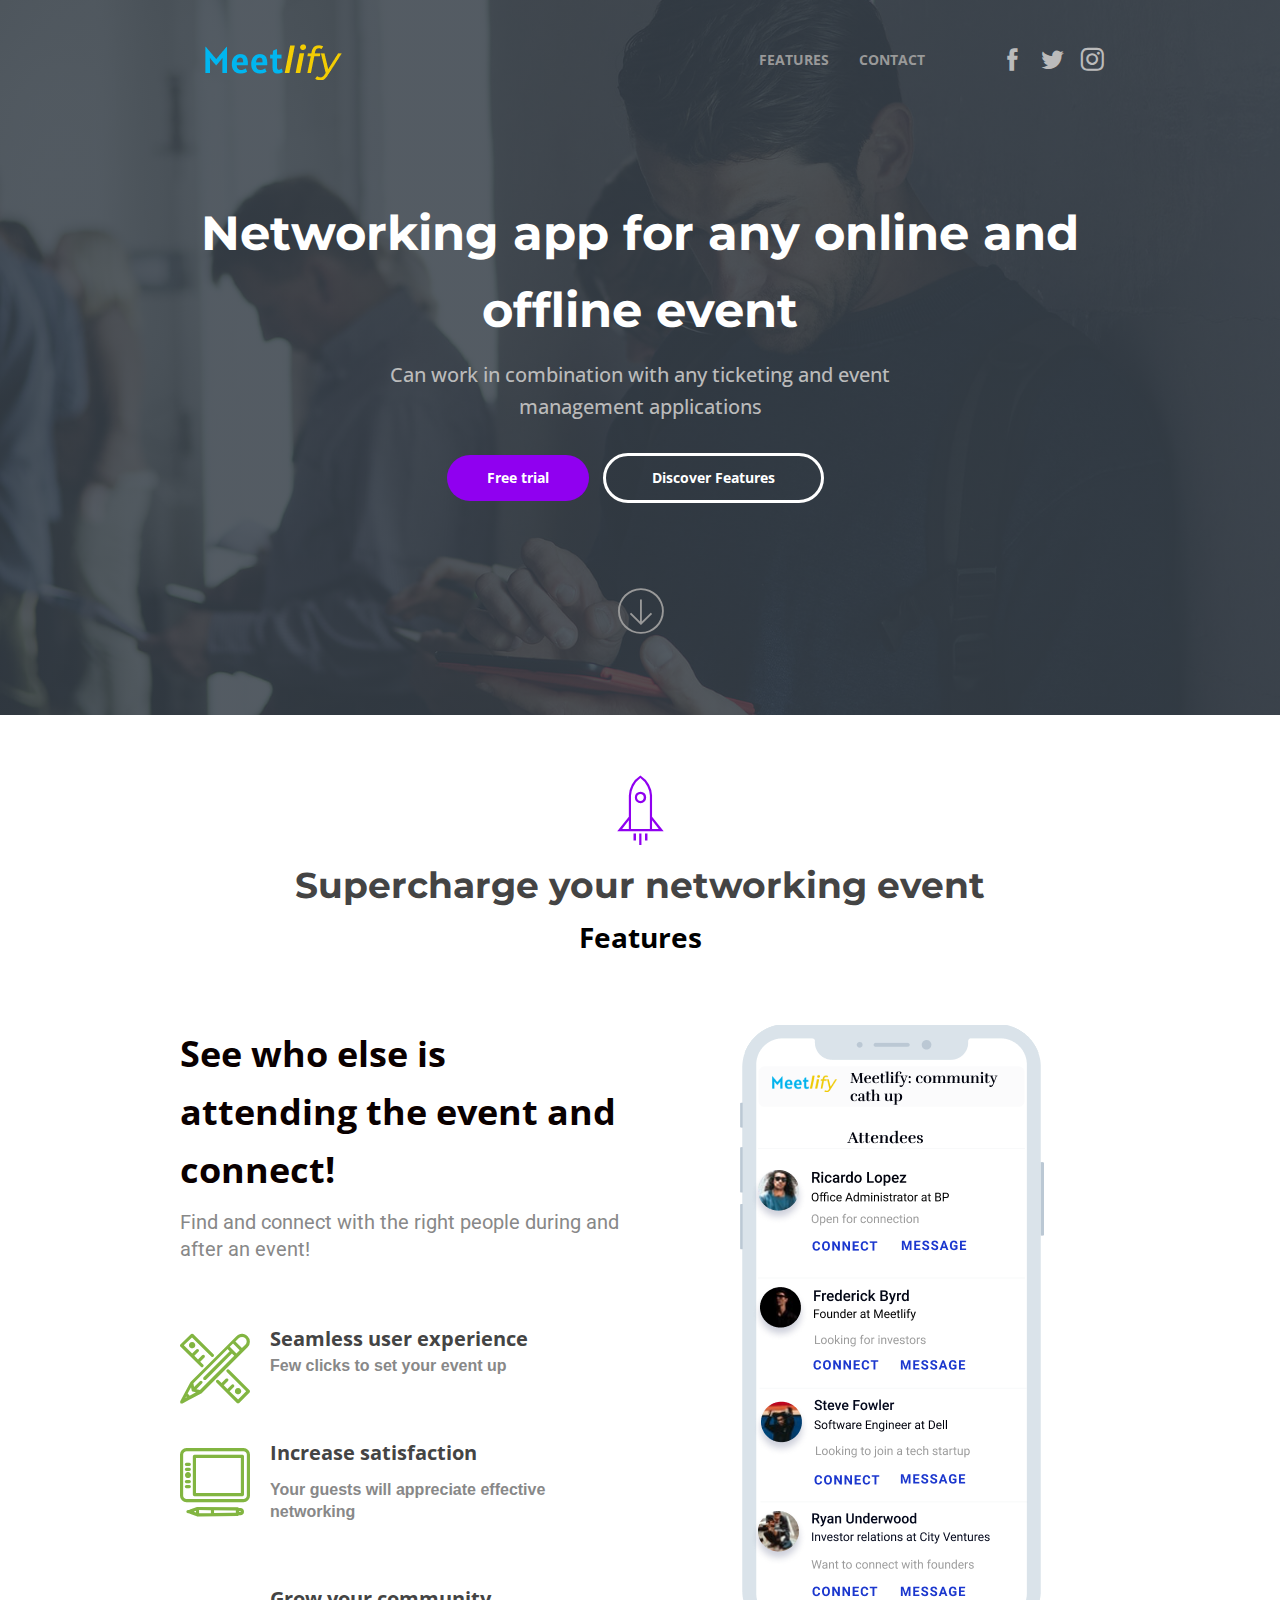
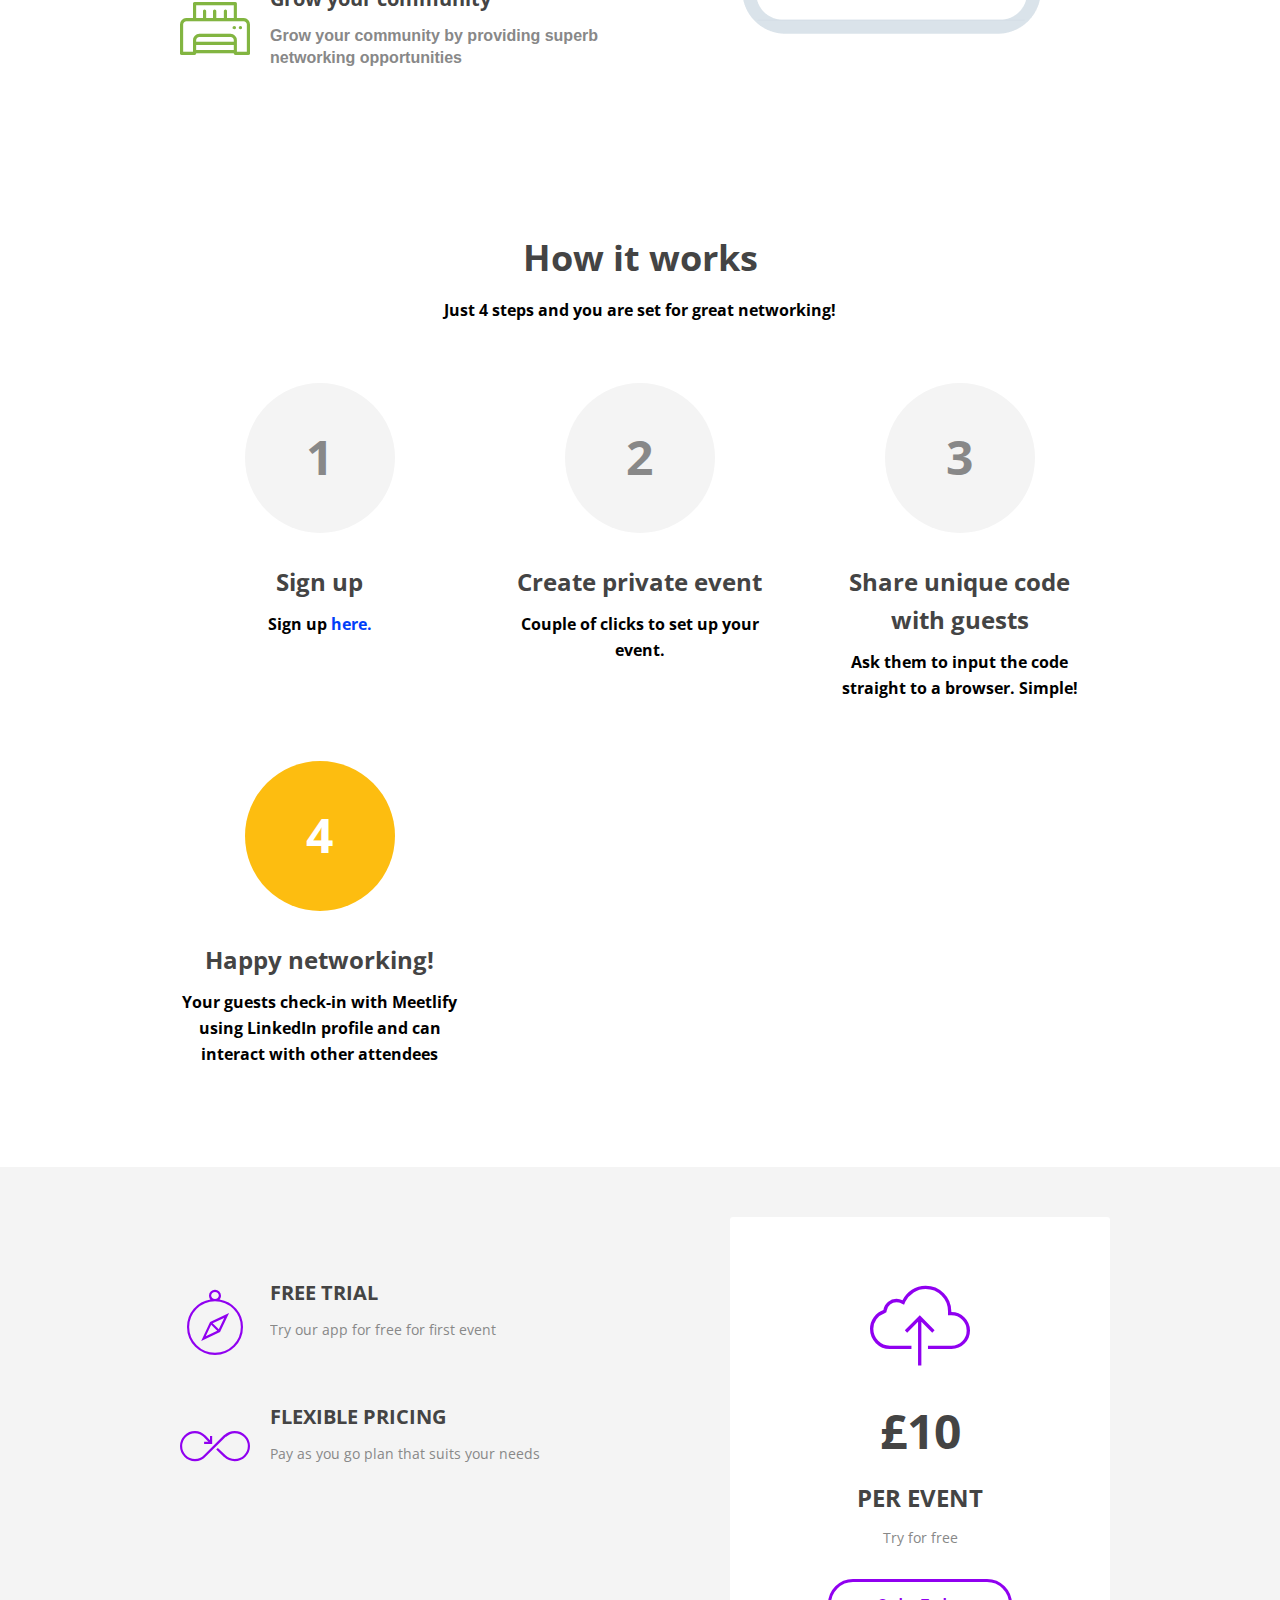
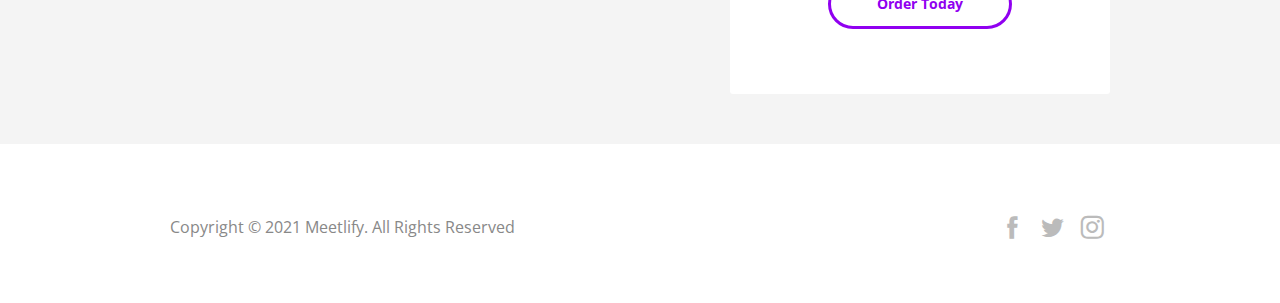
<file: index.html>
<!DOCTYPE html>
<html>
<head>
	<meta http-equiv="Content-Type" content="text/html; charset=utf-8">
	<meta name="viewport" content="width=device-width, initial-scale=1, maximum-scale=1">
	<link rel="shortcut icon" href="uploads/pix-favicon.ico">  
	<meta name="description" content="">
	<meta name="keywords" content="">
	<!-- CSS dependencies -->
	<link rel="stylesheet" type="text/css" href="css/bootstrap.css" />
	<link rel="stylesheet" type="text/css" href="css/font-awesome.min.css" />
	<link rel="stylesheet" type="text/css" href="css/jquery.fancybox.min.css" />
	<link rel="stylesheet" type="text/css" href="css/pix_style.css" />
	<link rel="stylesheet" type="text/css" href="css/main.css"/>
	<link rel="stylesheet" type="text/css" href="css/font-style.css" />
	<link href="css/animations.min.css" rel="stylesheet" type="text/css" media="all" />
	<!--[if IE]>
	<link rel="stylesheet" type="text/css" href="css/ie-fix.css" />
	<![endif]-->
	<title>Meetlify-Home</title>
	<style type="text/css" id="pix_page_style"></style>
</head>
<body><div class="pix_section pix_nav_menu normal pix-padding-v-30 pix-over-header pix_scroll_header" data-scroll-bg="#363f48" id="section_1" style="background-repeat: repeat-x; padding-top: 30px; padding-bottom: 30px;">
  <div class="container">
   <div class="row">
    <div class="col-md-10 col-xs-12 pix-inner-col col-sm-10 column ui-droppable">
     <div class="pix-content">
      <nav class="navbar navbar-default pix-no-margin-bottom pix-navbar-default">
       <div class="container-fluid">
        <div class="navbar-header">
         <button type="button" class="navbar-toggle collapsed" data-toggle="collapse" data-target="#pix-navbar-collapse" aria-expanded="false">
          <span class="sr-only">Toggle navigation</span>
          <span class="icon-bar"></span>
          <span class="icon-bar"></span>
          <span class="icon-bar"></span>
         </button>
         <a class="navbar-brand logo-img logo-img-a pix-adjust-height" href="#"><img src="uploads/logo-Mte.png" alt="" class="img-responsive pix-logo-img"></a>
        </div>
        <div class="collapse navbar-collapse" id="pix-navbar-collapse">
         <ul class="nav navbar-nav navbar-right media-middle pix-header-nav pix-adjust-height" id="pix-header-nav" style="margin-top: 5px;">
<li><a href="#" class="pix-gray pix-nav-link " data-toggle="null" style="color: rgb(153, 153, 153);">FEATURES</a>
</li>
<li><a href="#section_15" class="pix-gray pix-nav-link " data-toggle="modal" style="color: rgb(153, 153, 153);">CONTACT</a>
</li>
</ul>
        </div>
       </div>
      </nav>
     </div>
    </div>
    <div class="col-md-2 col-xs-12 pix-inner-col col-sm-2 column ui-droppable">
     <div class="pix-content pix-adjust-height text-right" style="margin-top: 1.5px;">

      <div class="pix-header-item">
       <a href="#" class="small-social">
        <i class="pixicon-facebook3 big-icon-50 pix-slight-white"></i>
       </a>
       <a href="#" class="small-social">
        <i class="pixicon-twitter4 big-icon-50 pix-slight-white"></i>
       </a>
       <a href="#" class="small-social">
        <i class="pixicon-instagram4 big-icon-50 pix-slight-white"></i>
       </a>
      </div>
     </div>
    </div>
   </div>
  </div>
 </div>


 <div class="pix_section pix-padding-v-75 pix-startup-intro" style="padding-top: 195px; background-image: linear-gradient(rgba(54, 63, 72, 0.85), rgba(54, 63, 72, 0.85)), url(&quot;images/original/bg-image.jpg&quot;); background-size: cover; background-repeat: repeat-x; background-attachment: scroll; padding-bottom: 75px;" id="section_2" data-bg-img="linear-gradient( rgba(54,63,72,0.85) ,rgba(54,63,72,0.85)),url(&quot;images/original/bg-image.jpg&quot;)" data-pix-offset="120">
  <div class="container">
   <div class="row">
    <div class="col-md-12 col-xs-12 col-sm-12 column ui-droppable">
     <div class="pix-content text-center">
      <h1 class="pix-white pix-no-margin-top secondary-font">
       <span class="pix_edit_text"><b>Networking app for any online and offline event</b></span>
      </h1>
      <h5 class="pix-slight-white pix-small2-width-text pix-margin-bottom-20 pix-no-margin-top">
       <span class="pix_edit_text">Can work in combination with any ticketing and event management applications</span>
      </h5>
      <div class="pix-padding-bottom-40">
       <a href="https://form.jotform.com/210405670553045" class="btn small-text purple-bg pix-white pix-margin-right-10 wide pix-margin-top-10 btn-lg normal btn-round-lg" style="background-color: rgb(144, 0, 240);">
        <span class="pix_edit_text"><b>Free trial</b></span>
       </a>

       <a href="#" class="btn btn-md small-text pix-line pix-white-line btn-round-lg wide pix-margin-right-10 pix-margin-top-10">
        <span class="pix_edit_text">
         <strong>Discover Features</strong></span>
       </a>
      </div>
      <div class="pix-margin-top-40">
       <i class="pixicon-bottom-arrow big-icon-55 pix-gray pix-moving-btn"></i>
      </div>
     </div>
    </div>
   </div>
  </div>
 </div>

 

 <div class="pix_section pix-padding-top-60" id="section_3">
  <div class="container">
   <div class="row">
    <div class="col-md-12 col-xs-12 col-sm-12 column ui-droppable">
     <div class="pix-content text-center">
      <div class="pix-margin-bottom-10">
       <i class="pixicon-rocket big-icon pix-purple"></i>
      </div>
      <h2 class="pix-black-gray-dark text-center pix-no-margin-top secondary-font">
       <span class="pix_edit_text"><strong>Supercharge your networking event</strong></span>
      </h2>
      <p class="pix-black-gray-light text-center big-text">
       <span class="pix_edit_text"><span style="font-size: 28px; color: rgb(0, 0, 0); font-weight: bold;">Features</span></span>
      </p>
     </div>
    </div>
   </div>
  </div>
 </div>
<div class="pix_section pix-padding gray-bg" id="section_features_1" style="display: block; background-color: rgb(255, 255, 255); background-repeat: repeat-x; padding-top: 60px; padding-bottom: 60px;">
  <div class="container">
   <div class="row">
    <div class="col-md-6 col-xs-12 col-sm-6 column ui-droppable">
     <div class="pix-content">
      <div class="pix_section inner_section" id="section_features_1" style="display: block;">
       <div class="container">
        <div class="row">
         <div class="col-md-12 col-xs-12 col-sm-12 column ui-droppable">
          <div class="pix-content pix-padding-bottom-30">
           <h2 class="pix-black-gray-dark pix-no-margin-top">
            <span class="pix_edit_text"><span style="color: rgb(10, 0, 0); font-weight: bold;">See who else is attending the event and connect!</span></span>
           </h2>
           <p class="pix-black-gray-light big-text">
            <span class="pix_edit_text"><span style="font-family: Roboto; font-size: 20px;">Find and connect with the right </span><span style="font-family: Roboto; font-size: 20px;">people</span><span style="font-family: Roboto; font-size: 20px;">&nbsp;during and after an event!&nbsp;</span></span>
           </p>
          </div>
         </div>
         <div class="col-md-12 col-xs-12 col-sm-12 column ui-droppable">
          <div class="pix-content pix-padding-v-10">
           <div class="media ic">
            <div class="media-left pix-icon-area text-center pix-padding-right-20 pix-padding-top-20">
             <i class="pixicon-pencils19 big-icon pix-green"></i>
            </div>
            <div class="media-body">
             <h5 class="pix-black-gray-dark pix-no-margin-bottom">
              <span class="pix_edit_text"><span style="font-weight: 700;">Seamless user experience</span></span>
             </h5>
             <p class="pix-black-gray-light pix-margin-bottom-30">
              <span class="pix_edit_text"><span style="font-family: Arial; font-size: 16px; font-weight: bold;">Few clicks to set your event up</span></span>
             </p>
            </div>
           </div>
          </div>
         </div>
         <div class="col-md-12 col-xs-12 col-sm-12 column ui-droppable">
          <div class="pix-content pix-padding-v-10">
           <div class="media">
            <div class="media-left pix-icon-area text-center pix-padding-right-20 pix-padding-top-20">
             <i class="pixicon-ipad39 big-icon pix-green"></i>
            </div>
            <div class="media-body">
             <h5 class="pix-black-gray-dark">
              <span class="pix_edit_text"><span style="font-weight: 700;">Increase satisfaction</span></span>
             </h5>
             <p class="pix-black-gray-light pix-margin-bottom-30">
              <span class="pix_edit_text"><span style="font-family: Arial; font-weight: bold; font-size: 16px;">Your guests will appreciate effective networking</span></span>
             </p>
            </div>
           </div>
          </div>
         </div>
         <div class="col-md-12 col-xs-12 col-sm-12 column ui-droppable">
          <div class="pix-content pix-padding-v-10">
           <div class="media">
            <div class="media-left pix-icon-area text-center pix-padding-right-20 pix-padding-top-20">
             <i class="pixicon-print88 big-icon pix-green"></i>
            </div>
            <div class="media-body">
             <h5 class="pix-black-gray-dark">
              <span class="pix_edit_text"><span style="font-weight: 700;">Grow your community</span></span>
             </h5>
             <p class="pix-black-gray-light pix-margin-bottom-30">
              <span class="pix_edit_text"><span style="font-family: Arial; font-weight: bold; font-size: 16px;">Grow your community by providing superb networking opportunities</span></span>
             </p>
            </div>
           </div>
          </div>
         </div>
        </div>
       </div>
      </div>
     </div>
    </div>
    <div class="col-md-6 col-xs-12 col-sm-6 column ui-droppable" style="display: block;">
     <div class="pix-content pix-radius-3 text-center" data-bg-img="url(&quot;uploads/meetlify-slice-kHj.png&quot;)" style="background-image: url(&quot;uploads/meetlify-slice-kHj.png&quot;); background-repeat: no-repeat; padding: 0px; margin: 0px 0px 0px 90px; background-size: auto; background-attachment: scroll; text-align: center;">
      <img src="uploads/Slice-1-4-UqP.png" alt="" class="img-responsive">
     </div>
    </div>
   </div>
  </div>
 </div>


 


 

<div class="pix_section pix-padding" id="section_content_1" style="display: block;">
  <div class="container">
   <div class="row">
    <div class="col-md-12 col-xs-12 col-sm-12 column ui-droppable">
     <div class="pix-content pix-padding-bottom-30">
      <h2 class="pix-black-gray-dark text-center pix-no-margin-top">
       <span class="pix_edit_text"><b>How it works</b></span>
      </h2>
      <h6 class="pix-black-gray-light text-center">
       <span class="pix_edit_text"><span style="font-weight: bold; color: rgb(0, 0, 0);">Just 4 steps and you are set for great networking!</span></span>
      </h6>
     </div>
    </div>
    <div class="col-xs-12 col-sm-4 column ui-droppable col-md-4">
     <div class="pix-content pix-padding-v-10 pix-margin-v-10 pix-padding-h-10 text-center">
      <div class="pix-margin-bottom-20 pix-cirlce-6 gray-bg">
       <h1 class="pix-black-gray-light">
        <span class="pix_edit_text"><strong>1</strong></span>
       </h1>
      </div>
      <h4 class="pix-black-gray-dark">
       <span class="pix_edit_text"><b>Sign up</b></span>
      </h4>
      <p class="pix-black-gray-light big-text pix-margin-bottom-20">
       <span class="pix_edit_text"><span style="font-weight: bold;"><span style="color: rgb(0, 0, 0);">Sign up </span><a href="https://form.jotform.com/210405670553045" style="color: rgb(0, 62, 249);" target="_blank">here.</a></span></span>
      </p>
     </div>
    </div>
    <div class="col-md-4 col-xs-12 col-sm-4 column ui-droppable">
     <div class="pix-content pix-padding-v-10 pix-margin-v-10 pix-padding-h-10 text-center">
      <div class="pix-margin-bottom-20 pix-cirlce-6 gray-bg">
       <h1 class="pix-black-gray-light">
        <span class="pix_edit_text"><strong>2</strong></span>
       </h1>
      </div>
      <h4 class="pix-black-gray-dark">
       <span class="pix_edit_text"><b>Create private event</b></span>
      </h4>
      <p class="pix-black-gray-light big-text pix-margin-bottom-20">
       <span class="pix_edit_text"><span style="font-weight: bold; color: rgb(0, 0, 0);">Couple of clicks to set up your event.</span></span>
      </p>
     </div>
    </div><div class="col-md-4 col-xs-12 col-sm-4 column ui-droppable">
     <div class="pix-content pix-padding-v-10 pix-margin-v-10 pix-padding-h-10 text-center">
      <div class="pix-margin-bottom-20 pix-cirlce-6 gray-bg">
       <h1 class="pix-black-gray-light">
        <span class="pix_edit_text"><b>3</b></span>
       </h1>
      </div>
      <h4 class="pix-black-gray-dark">
       <span class="pix_edit_text"><b>Share unique code with guests</b></span>
      </h4>
      <p class="pix-black-gray-light big-text pix-margin-bottom-20">
       <span class="pix_edit_text"><span style="font-weight: bold; color: rgb(0, 0, 0);">Ask them to input the code straight to a browser. Simple!</span></span>
      </p>
     </div>
    </div>
    <div class="col-md-4 col-xs-12 col-sm-4 column ui-droppable">
     <div class="pix-content pix-padding-v-10 pix-margin-v-10 pix-padding-h-10 text-center">
      <div class="pix-margin-bottom-20 pix-cirlce-6 yellow-bg">
       <h1 class="pix-white">
        <span class="pix_edit_text"><b>4</b></span>
       </h1>
      </div>
      <h4 class="pix-black-gray-dark">
       <span class="pix_edit_text"><b>Happy networking!</b></span>
      </h4>
      <p class="pix-black-gray-light big-text pix-margin-bottom-20">
       <span class="pix_edit_text"><span style="color: rgb(0, 0, 0); font-weight: bold;">Your guests check-in with Meetlify using LinkedIn profile and can interact with other attendees</span></span>
      </p>
     </div>
    </div>
   </div>
  </div>
 </div>

 

 

 <div class="pix_section pix-padding-v-50 gray-bg" id="section_8">
  <div class="container">
   <div class="row">
    <div class="col-md-7 col-xs-12 col-sm-7 column ui-droppable">
     <div class="pix-content pix-margin-top-40">
      <div class="pix_section inner_section" id="section_9">
       <div class="container">
        <div class="row">
         <div class="col-md-12 col-xs-12 col-sm-12 column ui-droppable">
          <div class="pix-content pix-padding-v-10">
           <div class="media ic">
            <div class="media-left pix-icon-area text-center pix-padding-right-20 pix-padding-top-20">
             <i class="pixicon-compass big-icon pix-purple"></i>
            </div>
            <div class="media-body">
             <h5 class="pix-black-gray-dark">
              <span class="pix_edit_text"><b>FREE TRIAL</b></span>
             </h5>
             <p class="pix-black-gray-light pix-margin-bottom-30">
              <span class="pix_edit_text">Try our app for free for first event</span>
             </p>
            </div>
           </div>
          </div>
         </div>
         <div class="col-md-12 col-xs-12 col-sm-12 column ui-droppable">
          <div class="pix-content pix-padding-v-10">
           <div class="media">
            <div class="media-left pix-icon-area text-center pix-padding-right-20 pix-padding-top-20">
             <i class="pixicon-loop big-icon pix-purple"></i>
            </div>
            <div class="media-body">
             <h5 class="pix-black-gray-dark">
              <span class="pix_edit_text"><b>FLEXIBLE PRICING</b></span>
             </h5>
             <p class="pix-black-gray-light pix-margin-bottom-30">
              <span class="pix_edit_text">Pay as you go plan that suits your needs</span>
             </p>
            </div>
           </div>
          </div>
         </div>
         
        </div>
       </div>
      </div>
     </div>
    </div>
    <div class="col-md-5 col-xs-12 col-sm-5 column ui-droppable">
     <div class="pix-content pix-radius-3 white-bg pix-padding-h-20 pix-padding-v-65 text-center">
      <div class="pix-margin-bottom-10">
       <i class="pixicon-cloud-upload big-icon-100 pix-purple"></i>
      </div>
      <h1 class="pix-black-gray-dark pix-no-margin-top">
       <span class="pix_edit_text"><strong>£10</strong></span>
      </h1>
      <h4 class="pix-black-gray-dark pix-no-margin-top">
       <span class="pix_edit_text"><b>PER EVENT</b></span>
      </h4>
      <p class="pix-black-gray-light pix-margin-bottom-30">
       <span class="pix_edit_text">Try for free</span>
      </p>
      <a href="https://form.jotform.com/210405670553045" class="btn pix-purple-line wide btn-md pix-line btn-round-lg" style="background: transparent; border-color: rgb(144, 0, 240); color: rgb(144, 0, 240);">
       <span class="pix_edit_text">
        <strong>Order Today</strong>
       </span>
      </a>
     </div>
    </div>
   </div>
  </div>
 </div>

 

 

 

 <div class="pix_section pix-padding-v-50" id="section_13">
  <div class="container">
   <div class="row">
    
    
    
    <div class="col-md-12 col-xs-12 col-sm-12 column ui-droppable">
     <div class="pix-content"><div class="pix-padding-v-10">
      <span class="pix-black-gray-light big-text pix-padding-v-10 pix-float-left"><span class="pix_edit_text">Copyright © 2021 Meetlify. All Rights Reserved</span></span>
      <span class="pix-padding-v-10 pix-float-right">
       <a href="#" class="small-social">
        <i class="pixicon-facebook3 big-icon-50 pix-slight-white"></i>
       </a>
       <a href="#" class="small-social">
        <i class="pixicon-twitter4 big-icon-50 pix-slight-white"></i>
       </a>
       <a href="#" class="small-social">
        <i class="pixicon-instagram4 big-icon-50 pix-slight-white"></i>
       </a>
      </span>
     </div></div>
    </div>
   </div>
  </div>
 </div>

 <div id="popup_thank_you" class="modal pix_popup" role="dialog" aria-hidden="true" style="display: none;" data-name="thank_you">
  <div class="modal-dialog modal-sm-2" style="opacity: 1; display: block;">
   <div class="modal-content">
    <div class="modal-header">
     <a href="#" class="close" data-dismiss="modal">×</a>
    </div>
    <div class="modal-body">
     <div class="pix_section animating modal-section popup_section" style="display: block;" id="section_14">
      <div class="container">
       <div class="row">
        <div class="col-md-12 col-xs-12 text-center col-sm-6 column ui-droppable">
         <div class="pix-content text-center animating">
          <div class="pix-padding-bottom-20">
           <i class="pixicon-check3 big-icon pix-green"></i>
          </div>
          <h3 class="pix-black-gray-dark pix-no-margin-top">
           <span class="pix_edit_text"><strong>Thank you very much!</strong></span>
          </h3>
          <p class="pix-black-gray-light pix-margin-bottom-30 big-text pix-lineheight-36">
           <span class="pix_edit_text">
            We received your message and we will try to contact you as soon as possible.
           </span>
          </p>
         </div>
        </div>
       </div>
      </div>
     </div>
    </div>
   </div>
  </div>
 </div>

 <div id="popup_1" class="modal pix_popup" role="dialog" aria-hidden="true" style="display: none;" data-name="contact_popup">
  <div class="modal-dialog modal-sm-2" style="opacity: 1; display: block;">
   <div class="modal-content">
    <div class="modal-header">
     <a href="#" class="close" data-dismiss="modal">×</a>
    </div>
    <div class="modal-body">
     <div class="pix_section animating modal-section popup_section" style="display: block;" id="section_15">
      <div class="container">
       <div class="row">
        <div class="col-md-12 col-xs-12 text-center col-sm-6 column ui-droppable">
         <div class="pix-content text-center animating">
          <div class="pix-padding-bottom-20">
           <i class="pixicon-paperplane big-icon pix-purple"></i>
          </div>
          <h5 class="pix-black-gray-dark pix-no-margin-top">
           <span class="pix_edit_text"><strong>Contact Form</strong></span>
          </h5>
          <p class="pix-black-gray pix-margin-bottom-30">
           <span class="pix_edit_text">
            You can add unlimited fields directly from HTML
           </span>
          </p>
          <div class="pix-margin-bottom-30">
           <form class="pix-form-style pixfort-form form-round-lg ui-sortable">
            <div class="form-group">
             <input type="text" name="name" class="form-control" placeholder="Enter Your Full Name">
            </div>
            <div class="form-group">
             <input type="email" name="email" class="form-control" placeholder="Enter Your Email Address" required="">
            </div>
            <div class="form-group">
             <input type="text" name="phone" class="form-control" placeholder="Enter Your Phone Number">
            </div>
            <button type="submit" class="btn purple-bg btn-lg pix-white btn-round-lg btn-block"><strong>Send Information</strong></button>
           </form>
           <p class="pix-gray"><span class="pix_edit_text">*Don’t Worry! We hate SPAM too!</span></p>
          </div>
         </div>
        </div>
       </div>
      </div>
     </div>
    </div>
   </div>
  </div>
 </div>
<!-- Javascript -->
<script src="js/jquery-1.11.2.js"></script>
<script src="js/jquery-ui.js"></script>
<script src="js/bootstrap.js"></script>
<script src="js/velocity.min.js"></script>
<script src="js/velocity.ui.min.js"></script>
<script src="js/appear.min.js" type="text/javascript"></script>
<script src="js/animations.js" type="text/javascript"></script>
<script src="js/plugins.js" type="text/javascript"></script>
<script src="js/jquery.fancybox.min.js" type="text/javascript"></script>
<script src="js/custom.js"></script>
</body>
</html>
</file>
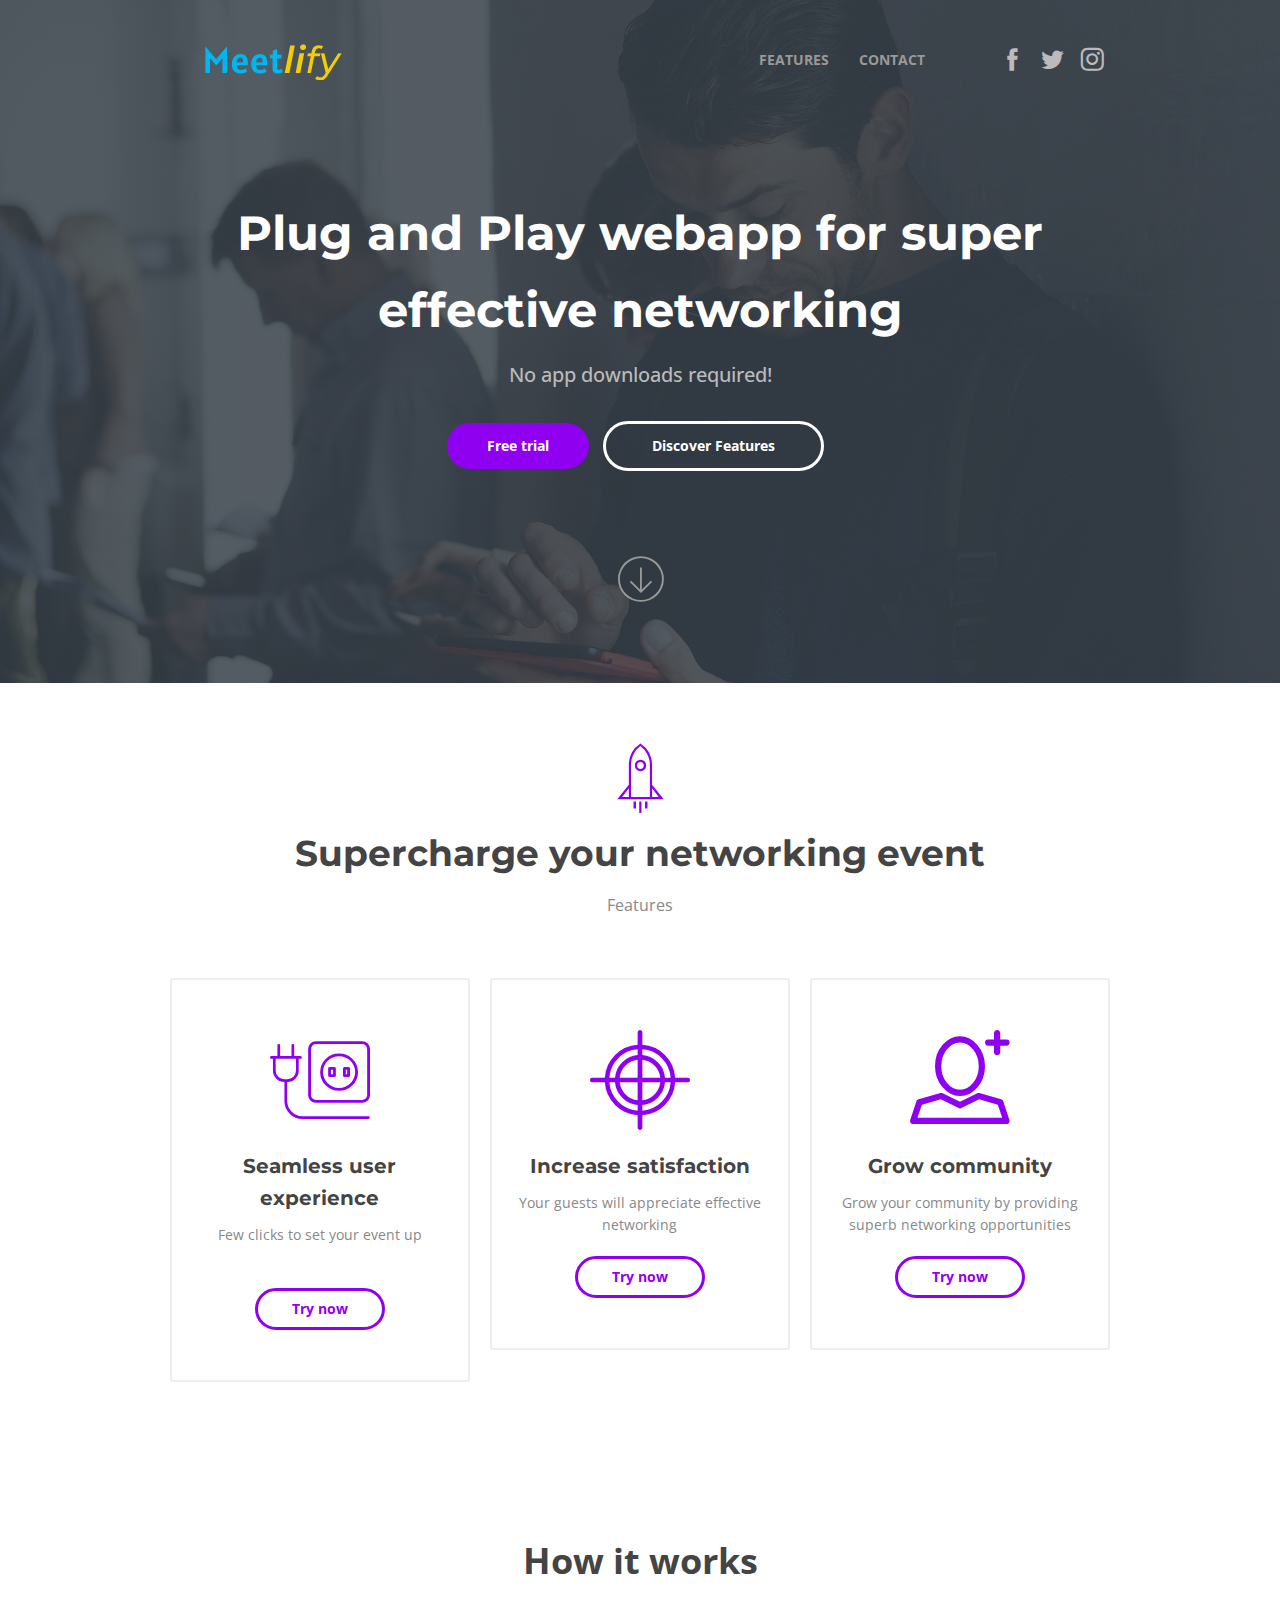
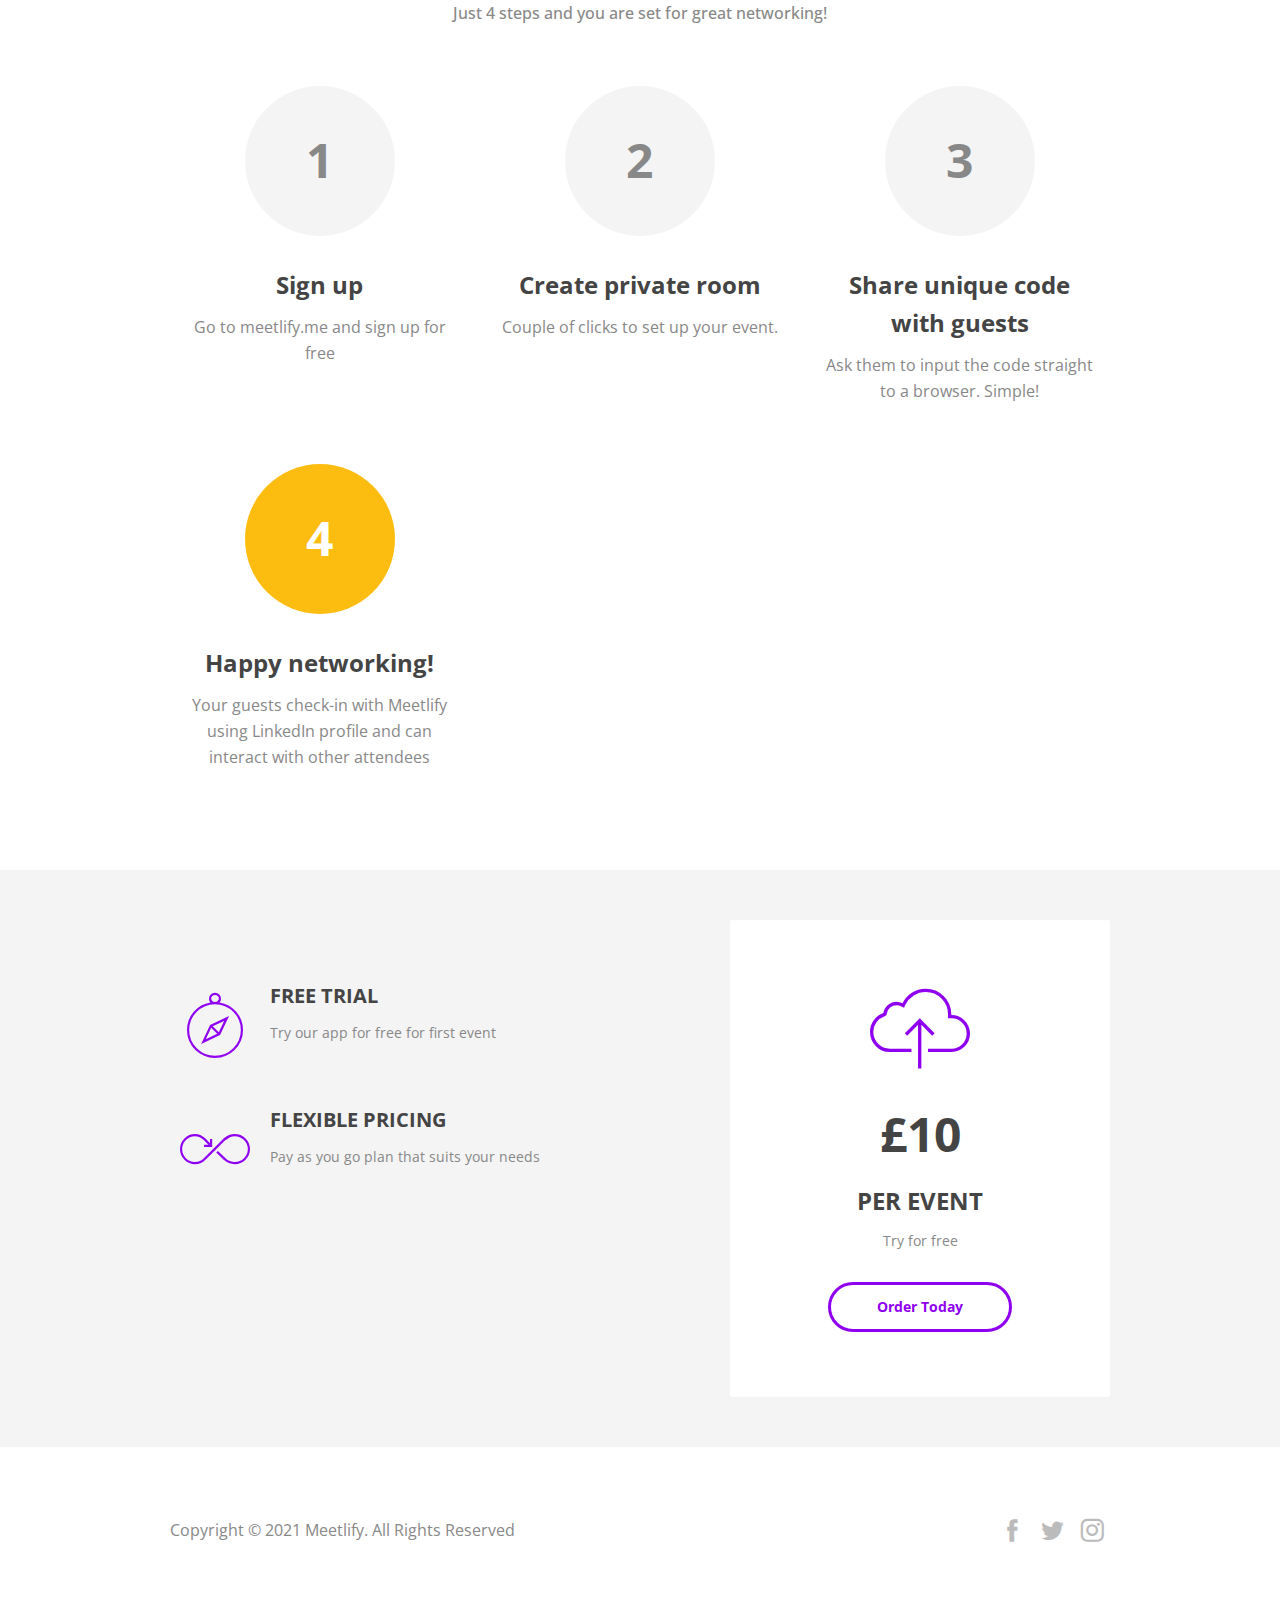
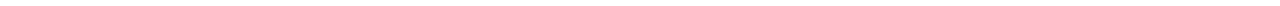
<file: meetlify.html>
<!DOCTYPE html>
<html>
<head>
	<meta http-equiv="Content-Type" content="text/html; charset=utf-8">
	<meta name="viewport" content="width=device-width, initial-scale=1, maximum-scale=1">
	<link rel="shortcut icon" href="uploads/pix-favicon.ico">  
	<meta name="description" content="">
	<meta name="keywords" content="">
	<!-- CSS dependencies -->
	<link rel="stylesheet" type="text/css" href="css/bootstrap.css" />
	<link rel="stylesheet" type="text/css" href="css/font-awesome.min.css" />
	<link rel="stylesheet" type="text/css" href="css/jquery.fancybox.min.css" />
	<link rel="stylesheet" type="text/css" href="css/pix_style.css" />
	<link rel="stylesheet" type="text/css" href="css/main.css"/>
	<link rel="stylesheet" type="text/css" href="css/font-style.css" />
	<link href="css/animations.min.css" rel="stylesheet" type="text/css" media="all" />
	<!--[if IE]>
	<link rel="stylesheet" type="text/css" href="css/ie-fix.css" />
	<![endif]-->
	<title>Index</title>
	<style type="text/css" id="pix_page_style"></style>
</head>
<body><div class="pix_section pix_nav_menu normal pix-padding-v-30 pix-over-header pix_scroll_header" data-scroll-bg="#363f48" id="section_1" style="background-repeat: repeat-x; padding-top: 30px; padding-bottom: 30px;">
  <div class="container">
   <div class="row">
    <div class="col-md-10 col-xs-12 pix-inner-col col-sm-10 column ui-droppable">
     <div class="pix-content">
      <nav class="navbar navbar-default pix-no-margin-bottom pix-navbar-default">
       <div class="container-fluid">
        <div class="navbar-header">
         <button type="button" class="navbar-toggle collapsed" data-toggle="collapse" data-target="#pix-navbar-collapse" aria-expanded="false">
          <span class="sr-only">Toggle navigation</span>
          <span class="icon-bar"></span>
          <span class="icon-bar"></span>
          <span class="icon-bar"></span>
         </button>
         <a class="navbar-brand logo-img logo-img-a pix-adjust-height" href="#"><img src="uploads/logo-Mte.png" alt="" class="img-responsive pix-logo-img"></a>
        </div>
        <div class="collapse navbar-collapse" id="pix-navbar-collapse">
         <ul class="nav navbar-nav navbar-right media-middle pix-header-nav pix-adjust-height" id="pix-header-nav" style="margin-top: 5px;">
<li><a href="#" class="pix-gray pix-nav-link " data-toggle="null" style="color: rgb(153, 153, 153);">FEATURES</a>
</li>
<li><a href="#section_15" class="pix-gray pix-nav-link " data-toggle="modal" style="color: rgb(153, 153, 153);">CONTACT</a>
</li>
</ul>
        </div>
       </div>
      </nav>
     </div>
    </div>
    <div class="col-md-2 col-xs-12 pix-inner-col col-sm-2 column ui-droppable">
     <div class="pix-content pix-adjust-height text-right" style="margin-top: 1.5px;">

      <div class="pix-header-item">
       <a href="#" class="small-social">
        <i class="pixicon-facebook3 big-icon-50 pix-slight-white"></i>
       </a>
       <a href="#" class="small-social">
        <i class="pixicon-twitter4 big-icon-50 pix-slight-white"></i>
       </a>
       <a href="#" class="small-social">
        <i class="pixicon-instagram4 big-icon-50 pix-slight-white"></i>
       </a>
      </div>
     </div>
    </div>
   </div>
  </div>
 </div>


 <div class="pix_section pix-padding-v-75 pix-startup-intro" style="padding-top: 195px; background-image: linear-gradient(rgba(54, 63, 72, 0.85), rgba(54, 63, 72, 0.85)), url(&quot;images/original/bg-image.jpg&quot;); background-size: cover; background-repeat: repeat-x; background-attachment: scroll; padding-bottom: 75px;" id="section_2" data-bg-img="linear-gradient( rgba(54,63,72,0.85) ,rgba(54,63,72,0.85)),url(&quot;images/original/bg-image.jpg&quot;)" data-pix-offset="120">
  <div class="container">
   <div class="row">
    <div class="col-md-12 col-xs-12 col-sm-12 column ui-droppable">
     <div class="pix-content text-center">
      <h1 class="pix-white pix-no-margin-top secondary-font">
       <span class="pix_edit_text"><b>Plug and Play webapp for super effective networking</b></span>
      </h1>
      <h5 class="pix-slight-white pix-small2-width-text pix-margin-bottom-20 pix-no-margin-top">
       <span class="pix_edit_text">No app downloads required!</span>
      </h5>
      <div class="pix-padding-bottom-40">
       <a href="https://form.jotform.com/210405670553045" class="btn small-text purple-bg pix-white pix-margin-right-10 wide pix-margin-top-10 btn-lg normal btn-round-lg" style="background-color: rgb(144, 0, 240);">
        <span class="pix_edit_text"><b>Free trial</b></span>
       </a>

       <a href="#" class="btn btn-md small-text pix-line pix-white-line btn-round-lg wide pix-margin-right-10 pix-margin-top-10">
        <span class="pix_edit_text">
         <strong>Discover Features</strong></span>
       </a>
      </div>
      <div class="pix-margin-top-40">
       <i class="pixicon-bottom-arrow big-icon-55 pix-gray pix-moving-btn"></i>
      </div>
     </div>
    </div>
   </div>
  </div>
 </div>

 

 <div class="pix_section pix-padding-top-60" id="section_3">
  <div class="container">
   <div class="row">
    <div class="col-md-12 col-xs-12 col-sm-12 column ui-droppable">
     <div class="pix-content text-center">
      <div class="pix-margin-bottom-10">
       <i class="pixicon-rocket big-icon pix-purple"></i>
      </div>
      <h2 class="pix-black-gray-dark text-center pix-no-margin-top secondary-font">
       <span class="pix_edit_text"><strong>Supercharge your networking event</strong></span>
      </h2>
      <p class="pix-black-gray-light text-center big-text">
       <span class="pix_edit_text">Features</span>
      </p>
     </div>
    </div>
   </div>
  </div>
 </div>

 <div class="pix_section pix-padding-top-40 pix-padding-bottom-80" id="section_4">
  <div class="container">
   <div class="row">
    <div class="col-md-4 col-xs-12 col-sm-4 column ui-droppable">
     <div class="pix-content text-center pix-border-box-3 pix-padding-v-50 pix-margin-v-10 pix-padding-h-10">
      <div class="pix-margin-bottom-20">
       <i class="pixicon-socket4" style="color: rgb(144, 0, 240); font-size: 100px;"></i>
      </div>
      <h5 class="pix-black-gray-dark secondary-font">
       <span class="pix_edit_text"><b>Seamless user experience</b></span>
      </h5>
      <p class="pix-black-gray-light text-center pix-margin-bottom-20">
       <span class="pix_edit_text">Few clicks to set your event up<br><span><br></span></span>
      </p>
      <a href="https://form.jotform.com/210405670553045" class="btn pix-purple-line wide pix-line btn-round-lg" style="background: transparent; border-color: rgb(144, 0, 240); color: rgb(144, 0, 240);">
       <span class="pix_edit_text"><b>Try now</b></span>
      </a>
     </div>
    </div>
    <div class="col-md-4 col-xs-12 col-sm-4 column ui-droppable">
     <div class="pix-content text-center pix-border-box-3 pix-padding-v-50 pix-margin-v-10 pix-padding-h-10">
      <div class="pix-margin-bottom-20">
       <i class="pixicon-targeting13" style="color: rgb(144, 0, 240); font-size: 100px;"></i>
      </div>
      <h5 class="pix-black-gray-dark secondary-font">
       <span class="pix_edit_text"><b>Increase satisfaction</b></span>
      </h5>
      <p class="pix-black-gray-light text-center pix-margin-bottom-20">
       <span class="pix_edit_text">Your guests will appreciate effective networking</span>
      </p>
      <a href="https://form.jotform.com/210405670553045" class="btn pix-purple-line wide pix-line btn-round-lg" style="background: transparent; border-color: rgb(144, 0, 240); color: rgb(144, 0, 240);">
       <span class="pix_edit_text"><b>Try now</b></span>
      </a>
     </div>
    </div>
    <div class="col-md-4 col-xs-12 col-sm-4 column ui-droppable">
     <div class="pix-content text-center pix-border-box-3 pix-padding-v-50 pix-margin-v-10 pix-padding-h-10">
      <div class="pix-margin-bottom-20">
       <i class="pixicon-addperson" style="color: rgb(144, 0, 240); font-size: 100px;"></i>
      </div>
      <h5 class="pix-black-gray-dark secondary-font">
       <span class="pix_edit_text"><b>Grow community</b></span>
      </h5>
      <p class="pix-black-gray-light text-center pix-margin-bottom-20">
       <span class="pix_edit_text">Grow your community by providing superb networking opportunities</span>
      </p>
      <a href="https://form.jotform.com/210405670553045" class="btn pix-purple-line wide pix-line btn-round-lg" style="background: transparent; border-color: rgb(144, 0, 240); color: rgb(144, 0, 240);">
       <span class="pix_edit_text"><b>Try now</b></span>
      </a>
     </div>
    </div>
   </div>
  </div>
 </div>


 

<div class="pix_section pix-padding" id="section_content_1" style="display: block;">
  <div class="container">
   <div class="row">
    <div class="col-md-12 col-xs-12 col-sm-12 column ui-droppable">
     <div class="pix-content pix-padding-bottom-30">
      <h2 class="pix-black-gray-dark text-center pix-no-margin-top">
       <span class="pix_edit_text"><b>How it works</b></span>
      </h2>
      <h6 class="pix-black-gray-light text-center">
       <span class="pix_edit_text">Just 4 steps and you are set for great networking!</span>
      </h6>
     </div>
    </div>
    <div class="col-xs-12 col-sm-4 column ui-droppable col-md-4">
     <div class="pix-content pix-padding-v-10 pix-margin-v-10 pix-padding-h-10 text-center">
      <div class="pix-margin-bottom-20 pix-cirlce-6 gray-bg">
       <h1 class="pix-black-gray-light">
        <span class="pix_edit_text"><strong>1</strong></span>
       </h1>
      </div>
      <h4 class="pix-black-gray-dark">
       <span class="pix_edit_text"><b>Sign up</b></span>
      </h4>
      <p class="pix-black-gray-light big-text pix-margin-bottom-20">
       <span class="pix_edit_text">Go to meetlify.me and sign up for free</span>
      </p>
     </div>
    </div>
    <div class="col-md-4 col-xs-12 col-sm-4 column ui-droppable">
     <div class="pix-content pix-padding-v-10 pix-margin-v-10 pix-padding-h-10 text-center">
      <div class="pix-margin-bottom-20 pix-cirlce-6 gray-bg">
       <h1 class="pix-black-gray-light">
        <span class="pix_edit_text"><strong>2</strong></span>
       </h1>
      </div>
      <h4 class="pix-black-gray-dark">
       <span class="pix_edit_text"><b>Create private room</b></span>
      </h4>
      <p class="pix-black-gray-light big-text pix-margin-bottom-20">
       <span class="pix_edit_text">Couple of clicks to set up your event.</span>
      </p>
     </div>
    </div><div class="col-md-4 col-xs-12 col-sm-4 column ui-droppable">
     <div class="pix-content pix-padding-v-10 pix-margin-v-10 pix-padding-h-10 text-center">
      <div class="pix-margin-bottom-20 pix-cirlce-6 gray-bg">
       <h1 class="pix-black-gray-light">
        <span class="pix_edit_text"><b>3</b></span>
       </h1>
      </div>
      <h4 class="pix-black-gray-dark">
       <span class="pix_edit_text"><b>Share unique code with guests</b></span>
      </h4>
      <p class="pix-black-gray-light big-text pix-margin-bottom-20">
       <span class="pix_edit_text">Ask them to input the code straight to a browser. Simple!</span>
      </p>
     </div>
    </div>
    <div class="col-md-4 col-xs-12 col-sm-4 column ui-droppable">
     <div class="pix-content pix-padding-v-10 pix-margin-v-10 pix-padding-h-10 text-center">
      <div class="pix-margin-bottom-20 pix-cirlce-6 yellow-bg">
       <h1 class="pix-white">
        <span class="pix_edit_text"><b>4</b></span>
       </h1>
      </div>
      <h4 class="pix-black-gray-dark">
       <span class="pix_edit_text"><b>Happy networking!</b></span>
      </h4>
      <p class="pix-black-gray-light big-text pix-margin-bottom-20">
       <span class="pix_edit_text">Your guests check-in with Meetlify using LinkedIn profile and can interact with other attendees</span>
      </p>
     </div>
    </div>
   </div>
  </div>
 </div>

 

 

 <div class="pix_section pix-padding-v-50 gray-bg" id="section_8">
  <div class="container">
   <div class="row">
    <div class="col-md-7 col-xs-12 col-sm-7 column ui-droppable">
     <div class="pix-content pix-margin-top-40">
      <div class="pix_section inner_section" id="section_9">
       <div class="container">
        <div class="row">
         <div class="col-md-12 col-xs-12 col-sm-12 column ui-droppable">
          <div class="pix-content pix-padding-v-10">
           <div class="media ic">
            <div class="media-left pix-icon-area text-center pix-padding-right-20 pix-padding-top-20">
             <i class="pixicon-compass big-icon pix-purple"></i>
            </div>
            <div class="media-body">
             <h5 class="pix-black-gray-dark">
              <span class="pix_edit_text"><b>FREE TRIAL</b></span>
             </h5>
             <p class="pix-black-gray-light pix-margin-bottom-30">
              <span class="pix_edit_text">Try our app for free for first event</span>
             </p>
            </div>
           </div>
          </div>
         </div>
         <div class="col-md-12 col-xs-12 col-sm-12 column ui-droppable">
          <div class="pix-content pix-padding-v-10">
           <div class="media">
            <div class="media-left pix-icon-area text-center pix-padding-right-20 pix-padding-top-20">
             <i class="pixicon-loop big-icon pix-purple"></i>
            </div>
            <div class="media-body">
             <h5 class="pix-black-gray-dark">
              <span class="pix_edit_text"><b>FLEXIBLE PRICING</b></span>
             </h5>
             <p class="pix-black-gray-light pix-margin-bottom-30">
              <span class="pix_edit_text">Pay as you go plan that suits your needs</span>
             </p>
            </div>
           </div>
          </div>
         </div>
         
        </div>
       </div>
      </div>
     </div>
    </div>
    <div class="col-md-5 col-xs-12 col-sm-5 column ui-droppable">
     <div class="pix-content pix-radius-3 white-bg pix-padding-h-20 pix-padding-v-65 text-center">
      <div class="pix-margin-bottom-10">
       <i class="pixicon-cloud-upload big-icon-100 pix-purple"></i>
      </div>
      <h1 class="pix-black-gray-dark pix-no-margin-top">
       <span class="pix_edit_text"><strong>£10</strong></span>
      </h1>
      <h4 class="pix-black-gray-dark pix-no-margin-top">
       <span class="pix_edit_text"><b>PER EVENT</b></span>
      </h4>
      <p class="pix-black-gray-light pix-margin-bottom-30">
       <span class="pix_edit_text">Try for free</span>
      </p>
      <a href="https://form.jotform.com/210405670553045" class="btn pix-purple-line wide btn-md pix-line btn-round-lg" style="background: transparent; border-color: rgb(144, 0, 240); color: rgb(144, 0, 240);">
       <span class="pix_edit_text">
        <strong>Order Today</strong>
       </span>
      </a>
     </div>
    </div>
   </div>
  </div>
 </div>

 

 

 

 <div class="pix_section pix-padding-v-50" id="section_13">
  <div class="container">
   <div class="row">
    
    
    
    <div class="col-md-12 col-xs-12 col-sm-12 column ui-droppable">
     <div class="pix-content"><div class="pix-padding-v-10">
      <span class="pix-black-gray-light big-text pix-padding-v-10 pix-float-left"><span class="pix_edit_text">Copyright © 2021 Meetlify. All Rights Reserved</span></span>
      <span class="pix-padding-v-10 pix-float-right">
       <a href="#" class="small-social">
        <i class="pixicon-facebook3 big-icon-50 pix-slight-white"></i>
       </a>
       <a href="#" class="small-social">
        <i class="pixicon-twitter4 big-icon-50 pix-slight-white"></i>
       </a>
       <a href="#" class="small-social">
        <i class="pixicon-instagram4 big-icon-50 pix-slight-white"></i>
       </a>
      </span>
     </div></div>
    </div>
   </div>
  </div>
 </div>

 <div id="popup_thank_you" class="modal pix_popup" role="dialog" aria-hidden="true" style="display: none;" data-name="thank_you">
  <div class="modal-dialog modal-sm-2" style="opacity: 1; display: block;">
   <div class="modal-content">
    <div class="modal-header">
     <a href="#" class="close" data-dismiss="modal">×</a>
    </div>
    <div class="modal-body">
     <div class="pix_section animating modal-section popup_section" style="display: block;" id="section_14">
      <div class="container">
       <div class="row">
        <div class="col-md-12 col-xs-12 text-center col-sm-6 column ui-droppable">
         <div class="pix-content text-center animating">
          <div class="pix-padding-bottom-20">
           <i class="pixicon-check3 big-icon pix-green"></i>
          </div>
          <h3 class="pix-black-gray-dark pix-no-margin-top">
           <span class="pix_edit_text"><strong>Thank you very much!</strong></span>
          </h3>
          <p class="pix-black-gray-light pix-margin-bottom-30 big-text pix-lineheight-36">
           <span class="pix_edit_text">
            We received your message and we will try to contact you as soon as possible.
           </span>
          </p>
         </div>
        </div>
       </div>
      </div>
     </div>
    </div>
   </div>
  </div>
 </div>

 <div id="popup_1" class="modal pix_popup" role="dialog" aria-hidden="true" style="display: none;" data-name="contact_popup">
  <div class="modal-dialog modal-sm-2" style="opacity: 1; display: block;">
   <div class="modal-content">
    <div class="modal-header">
     <a href="#" class="close" data-dismiss="modal">×</a>
    </div>
    <div class="modal-body">
     <div class="pix_section animating modal-section popup_section" style="display: block;" id="section_15">
      <div class="container">
       <div class="row">
        <div class="col-md-12 col-xs-12 text-center col-sm-6 column ui-droppable">
         <div class="pix-content text-center animating">
          <div class="pix-padding-bottom-20">
           <i class="pixicon-paperplane big-icon pix-purple"></i>
          </div>
          <h5 class="pix-black-gray-dark pix-no-margin-top">
           <span class="pix_edit_text"><strong>Contact Form</strong></span>
          </h5>
          <p class="pix-black-gray pix-margin-bottom-30">
           <span class="pix_edit_text">
            You can add unlimited fields directly from HTML
           </span>
          </p>
          <div class="pix-margin-bottom-30">
           <form class="pix-form-style pixfort-form form-round-lg ui-sortable">
            <div class="form-group">
             <input type="text" name="name" class="form-control" placeholder="Enter Your Full Name">
            </div>
            <div class="form-group">
             <input type="email" name="email" class="form-control" placeholder="Enter Your Email Address" required="">
            </div>
            <div class="form-group">
             <input type="text" name="phone" class="form-control" placeholder="Enter Your Phone Number">
            </div>
            <button type="submit" class="btn purple-bg btn-lg pix-white btn-round-lg btn-block"><strong>Send Information</strong></button>
           </form>
           <p class="pix-gray"><span class="pix_edit_text">*Don’t Worry! We hate SPAM too!</span></p>
          </div>
         </div>
        </div>
       </div>
      </div>
     </div>
    </div>
   </div>
  </div>
 </div>
<!-- Javascript -->
<script src="js/jquery-1.11.2.js"></script>
<script src="js/jquery-ui.js"></script>
<script src="js/bootstrap.js"></script>
<script src="js/velocity.min.js"></script>
<script src="js/velocity.ui.min.js"></script>
<script src="js/appear.min.js" type="text/javascript"></script>
<script src="js/animations.js" type="text/javascript"></script>
<script src="js/plugins.js" type="text/javascript"></script>
<script src="js/jquery.fancybox.min.js" type="text/javascript"></script>
<script src="js/custom.js"></script>
</body>
</html>
</file>
<file: css/pix_style.css>
@import url(https://fonts.googleapis.com/css?family=Open+Sans);

/* Icon box */
	.icon_box { position: relative; padding: 10px 10px;margin-bottom: 15px; }
	.icon_box:hover { cursor: default;}
	.icon_box_bg {border-radius: 2px;
		background-color: #f6f6f6;
		background-color: rgba(0,0,0, 0.05);
		box-shadow: 2.121px 2.121px 0px 0px rgba( 0, 0, 0, 0.1 );
		border-radius: 4px !important;overflow: hidden;
		-webkit-transition: all 0.4s linear;
		-moz-transition: all 0.4s linear;
		-ms-transition: all 0.4s linear;
		-o-transition: all 0.4s linear;}
	.dark .icon_box_bg { background-color: rgba(255,255,255, 0.1); }
	.icon_box_bg:hover {background: #333333;}
	.icon_box_bg:hover *,.icon_box_bg:hover .desc_wrapper .desc,.icon_box_bg:hover .desc_wrapper h5,.icon_box_bg:hover .icon_wrapper i{color: #fff;}
	.icon_box.has_border:after { content: ""; display: block; width: 0px; height: 100%; border-width: 0 1px 0 0; border-style: solid; position: absolute; right: -2.4%; top: 0;  }
	.icon_box a { display: block; }
	.icon_box a:hover { text-decoration: none; }
	.icon_box .icon_wrapper { width: 100%; height: 110px; text-align: center; line-height: 110px; font-size: 90px; position: relative; overflow: hidden; margin: 0 auto 15px; display: block; }
	.icon_box .icon_wrapper i { z-index: 2; position: relative; color: #dddddd;}
	.dark .icon_box .icon_wrapper i { color: rgba(255,255,255,.6);}	
	.dark .icon_box_bg:hover i { color: #fff; }

	//.icon_box .icon_wrapper { background-color: #fff; -webkit-box-shadow:inset 0 0 7px 0 rgba(0,0,0,.08); box-shadow:inset 0 0 7px 0 rgba(0,0,0,.08); }
	.icon_box .image_wrapper { text-align: center; margin: 0px 10px;margin-bottom: 15px;border-radius: 3px; }
	.icon_box .image_wrapper img { border-radius: 3px;margin: auto; }
	.icon_box .desc_wrapper { text-align: center; }
	.icon_box .desc_wrapper h5 { font-weight: bold;color: #9aa1a9;margin-bottom: 20px;}
	.icon_box .desc_wrapper .desc{ position: relative;top: -10px;color: #9aa1a9;}



	.test1 { background: url(../images/bg.jpg) fixed;background-color: rgb(67,50,86);padding: 50px; }

	#editor, #pix_section_source { 
        //position: absolute;
        height: 100%;
        top: 0;
        right: 0;
        bottom: 0;
        left: 0;
    }
    #pix_section_img_div {
    	background: rgba(0,0,0,0.1);
    	padding: 5px;
    	//border-radius: 4px;
        border-bottom: 1px solid #333;
    	display: inline-block;
    	position: relative;
    }
    #pix_section_img_div .row {
    	padding-bottom: 5px;
    }
    #pix_section_img_div .media-left {
        width: 40%;
    }
    #pix_section_img_div input {
    	background: transparent;
    	border: 0px;
    	outline: none;
    	box-shadow: 0px !important;
    	width: 100%;
    	padding: 0px !important;
    	margin: 0px;
    	box-sizing:border-box;

    }
    #pix_section_img {
    	max-width: 100%;
    	height: auto;
    }




    /* Right Sidebar */
    #right_sidebar .right_inner {
        
    }
    .pix_right_header {
        margin: 10px 0;
    }
    .pix_right_header .title {
        font-family: 'Open Sans', sans-serif;
        margin-bottom: 5px;
        font-size: 15px;
    }
    #right_sidebar .nav-tabs {
        border: 2px solid #eee;
        border-radius: 4px;
        display: inline-block;
        
    }

    #right_sidebar .nav-tabs li {
        background: transparent;
        margin: 0px;
        -webkit-transition: all 0.2s linear;
        -moz-transition: all 0.2s linear;
        -ms-transition: all 0.2s linear;
        -o-transition: all 0.2s linear;
    }
    #right_sidebar .nav-tabs li.active {
        background: #eee;
        box-shadow: none !important;
        border: 0px;
    }
    #right_sidebar .nav-tabs li a {
        background: transparent;
        box-shadow: none !important;
        border: 0px;
        padding: 6px 20px;
        border-right: 2px solid #eee;
        border-radius: 0px;
        font-weight: bold;
        color: #eee;
        text-decoration: none;
        font-size: 12px;
        margin: 0px;
        font-family: 'Open Sans', sans-serif;
        letter-spacing: 1px;
    }
    #right_sidebar .nav-tabs li:last-child a {border-right: 0px;}
    #right_sidebar .nav-tabs li.active a {
        color: #444;
    }
    #right_sidebar label {
        font-family: 'Open Sans', sans-serif;   
        font-size: 13px;
        font-weight: normal;
    }


    .pix_form_preview {
        display: inline-block;
    }
    /* Gallery */
    #pix_gallery_div .thumbnail {
        border: 0px;
    }
    #pix_gallery_div .thumbnail {
        width: 100%;
        height: 100%;
        display: inline-block;
        position: relative;
        border: 2px solid #ddd;
    }
    #pix_gallery_div .thumbnail.clicked {
        border: 2px solid #333 !important;   
    }








    body.modal-open {
    overflow-y: auto;
    padding-right: 0px !important
}
.modal.in {
  margin: 0px !important;
  padding: 0px !important;
  right: 0px !important
}
.modal-content {
  border: none;
  border-radius: 2px;
      box-shadow: 0 16px 28px 0 rgba(0,0,0,0.22),0 25px 55px 0 rgba(0,0,0,0.21);
}
.modal-header{
  border-bottom: 0;
  padding-top: 15px;
  padding-right: 26px;
  padding-left: 26px;
  padding-bottom: 0px;
}
.modal-title {
  font-size: 34px;
}
.modal-body{
  border-bottom: 0;
  padding-top: 5px;
  padding-right: 26px;
  padding-left: 26px;
  padding-bottom: 10px;
  font-size: 15px;
}
.modal-footer {
  border-top:0;
  padding-top: 0px;
  padding-right:26px;
  padding-bottom:26px;
  padding-left:26px;
}
/*.btn-default,.btn-primary {
    border: none;
    border-radius: 2px;
    display: inline-block;
    color: #424242;
    background-color: #FFF;
    text-align: center;
    height: 36px;
    line-height: 36px;
    outline: 0;
    padding: 0 2rem; 
    vertical-align: middle;
    -webkit-tap-highlight-color: transparent;
    box-shadow: 0 2px 5px 0 rgba(0,0,0,0.16),0 2px 10px 0 rgba(0,0,0,0.12);
    letter-spacing: .5px;
    transition: .2s ease-out;
}
.btn-default:hover{
  background-color: #FFF;
  box-shadow: 0 5px 11px 0 rgba(0,0,0,0.18),0 4px 15px 0 rgba(0,0,0,0.15);
}
.btn-primary {
  color: #FFF;
  background-color: #2980B9;
}
.btn-primary:hover{
  background-color: #2980B9;
  box-shadow: 0 5px 11px 0 rgba(0,0,0,0.18),0 4px 15px 0 rgba(0,0,0,0.15);
}*/
</file>
<file: css/main.css>
/*
*   PixFort
*   MegaPack
*   18/02/2019
* 
*/

@import url(https://fonts.googleapis.com/css?family=Open+Sans:400,700);
@import url(https://fonts.googleapis.com/css?family=Montserrat:400,700);
@import url(https://fonts.googleapis.com/css?family=Roboto:400,700);

/* Base */

    html {
        height: 100vh; /* set viewport constraint */
        min-height: 100%; /* enforce height */
    }

    body { font-family: 'Open Sans',sans-serif !important;
        /* Support for all WebKit browsers. */
        -webkit-font-smoothing: antialiased;
        /* Support for Safari and Chrome. */
        text-rendering: optimizeLegibility;

        /* Support for Firefox. */
        -moz-osx-font-smoothing: grayscale;

        /* Support for IE. */
        font-feature-settings: 'liga';
        -webkit-text-size-adjust: 100%;
    }

    body, html {
        overflow-x: hidden;
    }

    .secondary-font { font-family: 'Montserrat', sans-serif; }
    a:hover, a:focus { text-decoration: none; }
    .pix-full-width { width:100%; }

    /* Typography */
    h1 { font-size: 48px;line-height: 77px; }
    h2 { font-size: 36px;line-height: 58px; }
    h3 { font-size: 28px;line-height: 45px; }
    h4 { font-size: 24px;line-height: 38px; }
    h5 { font-size: 20px;line-height: 32px; }
    h6 { font-size: 16px;line-height: 26px; }
    p { font-size: 14px;line-height: 22px; }

    .pix-inline-block { display: inline-block; }
    .big-text-60 { font-size: 60px;line-height: 86px; }
    .big-text-24 { font-size: 24px;line-height: 38px; }
    .big-text-20 { font-size: 20px;line-height: 32px; }
    .big-text { font-size: 16px;line-height: 26px; }
    .small-text { font-size: 14px; }
    .extra-small-text { font-size: 12px; }

    .pix-sm-lineheight { line-height: 58px; }
    .pix-xm-lineheight { line-height: 56px; }
    .pix-lineheight-24 { line-height: 24px; }
    .pix-lineheight-32 { line-height: 32px; }
    .pix-lineheight-36 { line-height: 36px !important; }


    .small-icon-25 { font-size: 25px;line-height: 25px }
    .small-icon-30 { font-size: 32px;line-height: 32px }
    .small-icon-36 { font-size: 36px;line-height: 36px }
    .small-icon-40 { font-size: 40px;line-height: 40px }
    .big-icon-50 { font-size: 50px;line-height: 50px; }
    .big-icon-55 { font-size: 55px; }
    .big-icon-65 { font-size: 65px;line-height: 65px; }
    .big-icon-60 { font-size: 60px;line-height: 60px; }
    .big-icon { font-size: 70px; }
    .big-icon-80 { font-size: 80px;line-height: 80px; }
    .big-icon-90 { font-size: 90px;line-height: 90px; }
    .big-icon-100 { font-size: 100px;line-height: 100px; }
    .big-icon-120 { font-size: 120px;line-height: 120px; }
    .big-icon-140 { font-size: 140px;line-height: 140px; }

    .pix-bold { font-weight: 700; }

    .pix-icon-big { font-size: 40px; }

    .big-line-height { line-height: 50px; }

    .pix-max-width-120 { max-width: 120px; }
    .pix-max-width-220 { max-width: 120px; }
    .pix-xxs-width-text { max-width: 270px;display: inline-block; }
    .pix-xs-width-text { max-width: 520px;display: inline-block; }
    .pix-small2-width-text { max-width: 580px;display: inline-block; }
    .pix-small-width-text { max-width: 700px;display: inline-block; }
    .pix-md-width-text { max-width: 750px;display: inline-block; }

    .pix-fixed-width { max-width: 100%;width: 700px; }
    .pix-fixed-width-580 { max-width: 100%;width: 580px; }
    .pix-fixed-width-480 { max-width: 100%;width: 480px; }
    .pix-fixed-width-380 { max-width: 100%;width: 380px; }

    /*  Colors  */
    .light-black-bg { background: #222; }
    .gray-dark-bg { background: #444; }
    .gray-bg { background: #f4f4f4; }
    .gray-2-bg { background: #eee; }
    .gray-3-bg { background: #ddd; }
    .gray-4-bg { background: #aaa; }
    .gray-5-bg { background: #888; }
    .gray-6-bg { background: #666; }
    .white-bg { background: #fff;  }
    .orange-bg { background: #f7941d; }
    .blue-bg { background: #59a3fc; }
    .purple-bg { background: #9000F0; }
    .green-blue-bg { background: #00a78e; }
    .green-yellow-bg { background: #d0e100; }
    .green-gray { background: #556d6a; }
    .brown-bg { background: #84754e; }
    .green-bg { background: #82b541; }
    .blue-neon-bg { background: #009cde }
    .blue-neon-2-bg { background: #aae6ff }
    .green-neon-bg { background: #74FF00 }
    .red-bg { background: #ea4335; }
    .rose-bg { background: #ff0f50; }
    .yellow-bg { background: #fdbd10; }
    .dark-green-bg { background: #237f52; }
    .navy-blue-bg { background: #363f48; }
    .navy-blue-2-bg { background: #818e9b; }
    .light-green-bg { background: #00c853; }
    .light-blue-bg { background: #f2f6fa; }
    .dark-yellow-bg { background: #FBB034; }
    .green-neon-bg { background: #04e08a; }
    .dark-blue-bg { background: #1274e7; }
    .dark-red-bg { background: #ff7243; }

    .pix-black { color: #000; }
    .pix-dark-black { color: #222; }
    .pix-light-black { color: #333; }
    .pix-black-gray-dark { color: #444; }
    .pix-black-gray { color: #666; }
    .pix-black-gray-light { color: #888; }

    .pix-white { color: #fff; }
    .pix-light-white { color: #ddd; }
    .pix-slight-white { color: #bbb; }
    .pix-gray { color: #999; }
    .pix-light-gray { color: #aaa; }

    .pix-orange { color: #f7941d; }
    .pix-orange-2 { color: #ffdfb8; }
    .pix-blue { color: #59a3fc; }
    .pix-purple { color: #9000F0; }
    .pix-green-blue { color: #00a78e; }
    .pix-green-blue-2 { color: #71dece; }
    .pix-green-yellow { color: #d0e100; }
    .pix-green-yellow-2 { color: #939e04; }
    .pix-green-gray { color: #556d6a; }
    .pix-green-gray-2 { color: #96B3B0; }
    .pix-brown { color: #84754e; }
    .pix-brown-2 { color: #cbbc94; }
    .pix-green-neon { color: #74FF00 }
    .pix-green { color: #82b541; }
    .pix-green-2 { color: #bee38e; }
    .pix-green-light { color: #00c853; }
    .pix-green-light-2 { color: #9DFAC3; }
    .pix-blue-neon { color: #009cde; }
    .pix-blue-neon-2 { color: #aae6ff; }
    .pix-blue-light { color: #f2f6fa; }
    .pix-blue-light-2 { color: #889DB2; }
    .pix-red { color: #ea4335; }
    .pix-rose { color: #ff0f50; }
    .pix-yellow { color: #fdbd10; }
    .pix-yellow-2 { color: #b3870d; }
    .pix-yellow-dark { color: #FBB034; }
    .pix-yellow-dark-2 { color: #F9E1BB; }
    .pix-dark-green { color: #237f52; }
    .pix-dark-green-2 { color: #57cd93; }
    .pix-navy-blue { color: #363F48; }
    .pix-navy-blue-2 { color: #818e9b; }
    .pix-navy-blue-3 { color: #dde4ea; }
    .pix-green-neon { color: #00ffa8; }
    .pix-green-neon-2 { color: #119780; }
    .pix-dark-blue { color: #1274e7; }
    .pix-dark-blue-2 { color: #bdd9fa; }
    .pix-dark-red { color: #ff7243; }

    .pix-facebook-color { color: #3b5998; }
    .pix-google-plus-color { color: #dd4b39; }
    .pix-twitter-color { color: #1da1f2; }

    .pix-border-gray { border-color: #bbb; }
    .pix-border-green-neon { border-color: #74FF00 }

    .pix-black-transparent-15 { background: rgba(0,0,0,0.15); }
    .pix-black-transparent-20 { background: rgba(0,0,0,0.2); }
    .pix-black-transparent-30 { background: rgba(0,0,0,0.3); }
    .pix-black-transparent-40 { background: rgba(0,0,0,0.4); }
    .pix-black-transparent-50 { background: rgba(0,0,0,0.5); }

    /* line Buttons Color */
    .pix-white-line, .pix-white-line:hover, .pix-white-line:focus { border-color: #fff;color: #fff; }
    .pix-purple-line, .pix-purple-line:hover { border-color: #9000F0;color: #9000F0; }
    .pix-orange-line, .pix-orange-line:hover { border-color: #f7941d;color: #f7941d; }
    .pix-yellow-line, .pix-yellow-line:hover { border-color: #FDBD10;color: #FDBD10; }
    .pix-green-line, .pix-green-line:hover { border-color: #82B541;color: #82B541; }

    /* Padding */
    .pix-padding { padding: 60px 0; }
    .pix-padding-20 { padding: 20px; }
    .pix-padding-v-5 { padding-top: 5px;padding-bottom: 5px; }
    .pix-padding-v-9 { padding-top: 9px;padding-bottom: 9px; }
    .pix-padding-v-10 { padding-top: 10px;padding-bottom: 10px; }
    .pix-padding-v-20 { padding-top: 20px;padding-bottom: 20px; }
    .pix-padding-v-30 { padding-top: 30px;padding-bottom: 30px; }
    .pix-padding-v-35 { padding-top: 35px;padding-bottom: 35px; }
    .pix-padding-v-40 { padding-top: 40px;padding-bottom: 40px; }
    .pix-padding-v-50 { padding-top: 50px;padding-bottom: 50px; }
    .pix-padding-v-65 { padding-top: 65px;padding-bottom: 65px; }
    .pix-padding-v-75 { padding-top: 75px;padding-bottom: 75px; }
    .pix-padding-v-85 { padding-top: 85px;padding-bottom: 85px; }
    .pix-padding-v-100 { padding-top: 100px;padding-bottom: 100px; }
    .pix-padding-v-120 { padding-top: 120px;padding-bottom: 120px; }
    .pix-padding-v-130 { padding-top: 130px;padding-bottom: 130px; }
    .pix-padding-v-150 { padding-top: 150px;padding-bottom: 150px; }
    .pix-padding-v-200 { padding-top: 200px;padding-bottom: 200px; }
    .pix-padding-h-5 { padding-left: 5px;padding-right: 5px; }
    .pix-padding-h-10 { padding-left: 10px;padding-right: 10px; }
    .pix-padding-h-20 { padding-left: 20px;padding-right: 20px; }
    .pix-padding-h-30 { padding-left: 30px;padding-right: 30px; }
    .pix-padding-h-90 { padding-left: 90px;padding-right: 90px; }
    .pix-padding-top-10 { padding-top: 10px; }
    .pix-padding-top-15 { padding-top: 15px; }
    .pix-padding-top-20 { padding-top: 20px; }
    .pix-padding-top-30 { padding-top: 30px; }
    .pix-padding-top-40 { padding-top: 40px; }
    .pix-padding-top-50 { padding-top: 50px; }
    .pix-padding-top-60 { padding-top: 60px; }
    .pix-padding-top-80 { padding-top: 80px; }
    .pix-padding-top-100 { padding-top: 100px; }
    .pix-padding-top-120 { padding-top: 120px; }
    .pix-padding-top-150 { padding-top: 150px; }
    .pix-padding-bottom-10 { padding-bottom: 10px; }
    .pix-padding-bottom-15 { padding-bottom: 15px; }
    .pix-padding-bottom-20 { padding-bottom: 20px; }
    .pix-padding-bottom-25 { padding-bottom: 25px; }
    .pix-padding-bottom-30 { padding-bottom: 30px; }
    .pix-padding-bottom-40 { padding-bottom: 40px; }
    .pix-padding-bottom-60 { padding-bottom: 60px; }
    .pix-padding-bottom-80 { padding-bottom: 80px; }
    .pix-padding-right-20 { padding-right: 20px; }
    .pix-padding-left-10 { padding-left: 10px; }
    .pix-padding-left-5 { padding-left: 5px; }
    .pix-no-h-padding { padding-left: 0px;padding-right: 0px; }

    .pix-no-padding { padding: 0px; }

    /* Margin */
    .pix-margin-v-10 { margin: 10px 0; }
    .pix-margin-v-20 { margin: 20px 0; }
    .pix-margin-v-30 { margin: 30px 0; }
    .pix-margin-v-40 { margin-top: 40px;margin-bottom: 40px; }
    .pix-margin-v-50 { margin: 50px 0; }
    .pix-margin-v-80 { margin: 80px 0; }
    .pix-margin-v-90 { margin: 90px 0; }
    .pix-margin-v-100 { margin: 100px 0; }
    .pix-margin-h-10 { margin-left: 10px;margin-right: 10px; }
    .pix-margin-h-20 { margin-left: 20px;margin-right: 20px; }
    .pix-margin-h-40 { margin-left: 40px;margin-right: 40px; }
    .pix-margin-top-5 { margin-top: 5px; }
    .pix-margin-top-10 { margin-top: 10px; }
    .pix-margin-top-20 { margin-top: 20px; }
    .pix-margin-top-30 { margin-top: 30px; }
    .pix-margin-top-40 { margin-top: 40px; }
    .pix-margin-top-50 { margin-top: 50px; }
    .pix-margin-top-60 { margin-top: 60px; }
    .pix-margin-top-80 { margin-top: 80px; }
    .pix-margin-top-100 { margin-top: 100px; }
    .pix-margin-bottom-10 { margin-bottom: 10px; }
    .pix-margin-bottom-15 { margin-bottom: 15px; }
    .pix-margin-bottom-20 { margin-bottom: 20px; }
    .pix-margin-bottom-22 { margin-bottom: 22px; }
    .pix-margin-bottom-30 { margin-bottom: 30px; }
    .pix-margin-bottom-50 { margin-bottom: 50px; }

    .pix-margin-right-5 { margin-right: 5px; }
    .pix-margin-right-10 { margin-right: 10px; }
    .pix-margin-right-20 { margin-right: 20px; }

    .pix-no-margin { margin: 0px; }
    .pix-no-margin-top { margin-top: 0px; }
    .pix-no-margin-bottom { margin-bottom: 0px; }
    .pix-no-h-margin { margin-left: 0px;margin-right: 0px; }


    /* Negative margin */
    .pix-margin-fix-top { position: relative;top: -3px;}

    /*  shadow  */
    .pix-shadow-20 { box-shadow: 0 2px 4px 0px rgba(0,0,0,0.08); }

    /* Shapes */
    .pix-cirlce { border-radius: 100%;padding: 20px;display: inline-block;position: relative; }
    .pix-circle-img { border-radius: 100%; }
    .pix-cirlce-2 { border-radius: 100%;padding: 20px;display: inline-block;position: relative;border:2px solid #ddd;min-width: 90px;text-align: center; }
    .pix-cirlce-3 { border-radius: 100%;padding: 4px;display: inline-block;position: relative;border:2px solid #74FF00;min-width: 40px;text-align: center; }
    .pix-cirlce-3 i { position: relative;top: 2px; }
    .pix-cirlce-4 { border-radius: 100%;padding: 40px;display: inline-block;position: relative;border: 3px solid #eee;min-width: 40px;text-align: center;line-height: 0px;max-width: 100% !important;height: auto;min-height: 180px;min-width: 180px; }
    .pix-cirlce-4 i { position: relative;top: 8px; }
    .pix-cirlce-5 { border-radius: 100%;padding: 20px;display: inline-block;position: relative;min-width: 100px;text-align: center;line-height: 0;min-width: 100px;min-height: 100px; }
    .pix-cirlce-5 i { position: relative;top: 4px; }
    .pix-cirlce-6 { border-radius: 100%;padding: 20px;display: inline-block;position: relative;text-align: center;line-height: 0;min-width: 150px;min-height: 150px; }
    .pix-cirlce-6 i { position: relative;top: 20px; }
    .pix-cirlce-6 h1 { position: relative;top: -5px; }
    .pix-cirlce-7 { border-radius: 100%;padding: 20px;border: 2px solid #eee;display: inline-block;position: relative;text-align: center;line-height: 0;min-width: 120px;min-height: 120px; }
    .pix-cirlce-7 i { position: relative;top: 5px; }



    .pix-round-shape { width: 75px;height: 75px;border-radius: 50%;overflow: hidden;display: inline-block;text-align: center;position: relative;}
    .pix-round-shape img { position: absolute;height: 100%;width: auto;max-width: inherit;left: 50%;top: 50%;-webkit-transform: translateY(-50%) translateX(-50%);display: block; }
    .pix-round-shape-200 {position: relative;border-radius: 50%;width: 200px;height: 200px;display: inline-block;overflow: hidden;}
    .pix-round-shape-200 img {position: absolute;display: block;height: 100%;width: auto;max-width: inherit;left: 50%;top: 50%;-webkit-transform: translateY(-50%) translateX(-50%);}
    .pix-round-shape-180 {position: relative;border-radius: 50%;width: 180px;height: 180px;display: inline-block;overflow: hidden;}
    .pix-round-shape-180 img {position: absolute;display: block;height: 100%;width: auto;max-width: inherit;left: 50%;top: 50%;-webkit-transform: translateY(-50%) translateX(-50%);}
    .pix-round-shape-150 {position: relative;border-radius: 50%;width: 150px;height: 150px;display: inline-block;overflow: hidden;}
    .pix-round-shape-150 img {position: absolute;display: block;height: 100%;width: auto;max-width: inherit;left: 50%;top: 50%;-webkit-transform: translateY(-50%) translateX(-50%);}
    .pix-round-shape-140 {position: relative;border-radius: 50%;width: 140px;height: 140px;display: inline-block;overflow: hidden;}
    .pix-round-shape-140 img {position: absolute;display: block;height: 100%;width: auto;max-width: inherit;left: 50%;top: 50%;-webkit-transform: translateY(-50%) translateX(-50%);}
    .pix-round-shape-120 {position: relative;border-radius: 50%;width: 120px;height: 120px;display: inline-block;overflow: hidden;}
    .pix-round-shape-120 img {position: absolute;display: block;height: 100%;width: auto;max-width: inherit;left: 50%;top: 50%;-webkit-transform: translateY(-50%) translateX(-50%);}
    .pix-round-shape-80 {position: relative;border-radius: 50%;width: 80px;height: 80px;display: inline-block;overflow: hidden;}
    .pix-round-shape-80 img {position: absolute;display: block;height: 100%;width: auto;max-width: inherit;left: 50%;top: 50%;-webkit-transform: translateY(-50%) translateX(-50%);}
    .pix-round-shape-60 {position: relative;border-radius: 50%;width: 60px;height: 60px;display: inline-block;overflow: hidden;}
    .pix-round-shape-60 img {position: absolute;display: block;height: 100%;width: auto;max-width: inherit;left: 50%;top: 50%;-webkit-transform: translateY(-50%) translateX(-50%);}

    .pix-round-3 { border-radius: 50%;width: 50px;position: absolute;display: block; }

    .pix-cover-shape-300 {position: relative;width: 100%;height: 300px;display: inline-block;overflow: hidden;border-radius: 3px;}
    .pix-cover-shape-220 {position: relative;width: 100%;height: 220px;display: inline-block;overflow: hidden;}
    .pix-cover-shape-180 {position: relative;width: 100%;height: 180px;display: inline-block;overflow: hidden;border-radius: 3px;top:0;left:0;}
    .pix-cover-shape-180.no-radius {border-radius: 0px;}
    .pix-cover-shape-150 {position: relative;width: 100%;height: 150px;display: inline-block;overflow: hidden;border-radius: 3px;}

    .pix-cover-shape-300 img, .pix-cover-shape-180 img, .pix-cover-shape-150 img {position: absolute;display: block;min-height: 100%;width: auto;max-width: inherit;left: 50%;top: 50%;-webkit-transform: translateY(-50%) translateX(-50%);transform: translateY(-50%) translateX(-50%);-ms-transform: translateY(-50%) translateX(-50%);width: 100%;}
    .pix-cover-shape-220 img {position: absolute;display: block;min-height: 100%;width: auto;max-width: inherit;left: 50%;top: 50%;-webkit-transform: translateY(-50%) translateX(-50%);height: 100%;}

    .pix-media-img-220 img { max-width: 220px;position: relative;}
    .pix-media-shape-220 {width:100%;position: relative;display: inline-block;overflow: hidden;border-radius: 3px; }
    .pix-media-shape-220 img {height: auto;border-radius: 3px;max-width: 220px;width: auto;}

    .pix-shadow-down { box-shadow: 0 1px 0px 0px rgba(0,0,0,0.2); }

    .pix-bar { height: 5px;width: 80px;display: inline-block;position: relative; }
    /* Buttons */
    .btn { border-radius: 3px;padding: 8px 18px;border: 0px; }
    .btn.btn-xl { padding: 18px 44px;font-size: 16px; }
    .btn.pix-line.btn-xl { padding-top: 16px;padding-bottom: 16px; }
    .btn.btn-lg { padding: 14px 30px; }
    .btn.btn-md { padding: 12px 26px; }
    .btn.btn-sm { padding: 6px 14px; }
    .btn.btn-xs { padding: 2px 10px; }
    .btn:not(.pix-line):not(.btn-flat):not(.btn-link):hover { box-shadow: 0 0 3rem 3rem rgba(0,0,0,0.08) inset; }
    .btn.btn-flat:hover { box-shadow: 0 -3px 0px 0px rgba(0,0,0,0.3) inset, 0 0 3rem 3rem rgba(0,0,0,0.08) inset; }
    .btn.pix-line:hover { }
    .btn.pix-white:hover { color: #fff; }

    .btn.pix-line { border:3px solid; }
    .btn-round-lg, form.form-round-lg .form-control { border-radius: 30px; }
    .btn-round-xl { border-radius: 40px; }

    .btn-flat { box-shadow: 0 -3px 0px 0px rgba(0,0,0,0.2) inset; }


    .btn.wide { padding-left: 34px;padding-right: 34px; }
    .btn-lg.wide { padding-left: 40px;padding-right: 40px; }
    .btn-md.wide { padding-left: 46px;padding-right: 46px; }
    .btn-xl.wide { padding-left: 50px;padding-right: 50px; }
    .btn-xl.wide-2 { padding-left: 70px;padding-right: 70px; }

    .btn.btn-link:hover,
    .btn.btn-link:focus { text-decoration: none;background: rgba(0,0,0,0.02); }
    .pix-margin-links .btn.btn-link { margin-bottom: 10px; }


    .pix-circle-btn { background: rgba(0,0,0,0.12);display: inline-block;position: relative;padding: 25px;border-radius: 50%;min-width: 120px; }
    .pix-circle-btn:hover, .pix-circle-btn:focus { text-decoration: none; }


    .pix-circle-btn-2 { background: rgba(255,255,255,0.15);display: inline-block;position: relative;padding: 15px;border-radius: 50%;min-width: 60px;border: 5px solid #fff;text-align: center; }
    .pix-circle-btn-2 i { position: relative;top: 2px;left: 2px; }
    .pix-circle-btn-2:hover, .pix-circle-btn-2:focus { text-decoration: none;background: rgba(0,0,0,0.01); }

    .pix-circle-btn-3 { background: rgba(255,255,255,0.2);display: inline-block;position: relative;padding: 25px;border-radius: 50%;min-width: 120px; }
    .pix-circle-btn-3:hover, .pix-circle-btn-3:focus { text-decoration: none; }

    .pix-circle-btn-4 { background: rgba(255, 255, 255,0.15);display: inline-block;position: relative;padding: 25px;border-radius: 50%;min-width: 120px; }
    .pix-circle-btn-4:hover, .pix-circle-btn:focus { text-decoration: none; }

    .pix-link-icon { position: relative;display: inline-block; }
    .small-social i {  font-size: 26px;line-height: 26px;margin: 0 5px; }
    .medium-social i {  font-size: 36px;line-height: 36px;margin: 0 10px; }
    .pix-link-icon:hover, .pix-link-icon:focus, .small-social:hover, .small-social:focus, .medium-social:hover, .medium-social:focus { text-decoration: none;opacity: 0.7; }

    /*  featured boxes    */

    .pix_feature_std {
        border-radius: 3px;
        padding: 20px;
        margin-top: 20px;
        margin-bottom: 20px;
        border-top: thick solid  #00c853;
        border-width: 3px;
        box-shadow: 0px 2px 5px rgba(0, 0, 0, 0.05), 0px 1px 2px rgba(0, 0, 0, 0.05);
    }

    /*  top border colors   */

    .pix_blue_border { border-top: thick solid #1274e7; border-width: 3px; }
    .pix_green_neon_border { border-top: thick solid #00ffa8; border-width: 3px; }
    .pix_red_border { border-top: thick solid #f44336; border-width: 3px; }
    .pix_dark_grey_border { border-top: thick solid  #333; border-width: 3px; }
    .pix_gray_border { border-top: thick solid  #777; border-width: 3px; }
    .pix_light_grey_border { border-top: thick solid  #e4e4e4; border-width: 3px; }
    .pix_orange_border { border-top: thick solid  #ff9800 ; border-width: 3px; }
    .pix_yellow_border { border-top: thick solid  #ffeb3b  ; border-width: 3px; }
    .pix_light_grey_border { border-top: thick solid  #ccc; border-width: 3px; }



    /* Arrow Animation */
    @-webkit-keyframes new_icon {
        0% { top: 0px; }
        100% { top: 15px;  }
    }
    @-moz-keyframes new_icon {
        0% { top: 0px; }
        100% { top: 15px;  }
    }
    .pix-moving-btn {
        position: relative;
        animation: new_icon 1s linear 0s infinite alternate;
        -webkit-animation: new_icon 2s linear 0s infinite alternate;
    }

    /* Boxes */
    .pix-border-box { border: 2px solid #eee;border-radius: 10px; }
    .pix-border-box-3 { border: 2px solid #eee;border-radius: 3px; }
    .pix-border-box-3-light-blue { border: 2px solid #f2f6fa;border-radius: 3px; }
    .pix-border-box-d { border: 3px solid #ddd;border-radius: 3px; }
    .pix-border-box-10 { border: 2px solid #eee;border-radius: 10px; }
    .pix-radius-3 { border-radius: 3px;overflow: hidden; }
    .pix-radius-5 { border-radius: 5px;overflow: hidden; }
    .pix-radius-10 { border-radius: 10px;overflow: hidden; }
    .pix-radius-15 { border-radius: 15px;overflow: hidden; }

    /* Form */
    .pix-form-style input, .pix-form-style textarea { background: #eee;border:0px;border-radius: 3px;outline: none;box-shadow: none;margin-bottom: 20px;width: 1005;-moz-box-sizing: border-box;padding: 14px 15px;height: 100%; }
    .pix-form-style .checkbox { margin-bottom: 20px; }
    .pix-form-style input:focus, .pix-form-style textarea:focus, .pix-form-style select:focus { outline: none;box-shadow: none; }
    .pix-form-style button[type="submit"] { margin-bottom: 20px; }
    .pix-form-style select { background: #eee;border:0px;border-radius: 3px;outline: none;box-shadow: none;margin-bottom: 20px;font-size: 14px; }

    .pix-form-style input[type="date"]:before {
        content: attr(placeholder) !important;
        color: #aaa;
        margin-right: 0.5em;
    }
    .pix-form-style input[type="date"]:focus:before,
    .pix-form-style input[type="date"]:valid:before {
        content: "";
    }
    .pix-form-style input[type="date"] { width: 100% !important; }


    @media screen and (max-width: 768px) {
            .pix-form-style input[type="checkbox"] {
                position: relative;
                right:4px;
                bottom: -6px;
                width: 20px;
                height: 20px;
            }
    }


    form.pix-form-white-bg .form-control { background: #fff; }
    form.pix-form-light-white-bg-2 .form-control { background: #eee; }
    form.pix-form-light-white-bg .form-control { background: #ddd; }
    form.pix-form-gray-bg .form-control { background: #f4f4f4; }
    form.pix-form-light-blue-bg .form-control { background: #f2f6fa; }

    form textarea { max-width: 100%; }

    .pixfort-form .alert { font-weight: bold; }

    /* float */
    .pix-float-left { float: left; }
    .pix-float-right { float: right; }
    .pix-float-none { float: none; }

    /* Backgrounds */
    .pix-cover-bg { background-size: cover;background-position: center; }
    .pix-test-1 { background-image: url('../images/real_estate/intro-bg.jpg');background-size: 50% 100%;background-attachment: fixed;background-repeat: no-repeat; }

    /* Misc */
    .inner_section { width: 100%; }
    .inner_section * { max-width: 100%; }
    .inner_section .container { padding: 0px; }

    .pix-icon-area { min-width: 90px; }
    .pix-icon-area-64 { max-width: 64px; height: auto; }
    .pix-icon-area-100 { max-width: 100px; height: auto; }
    .pix-icon-area-128 { max-width: 128px; height: auto; }

    .pix-relative { position: relative; }



    /* original */
    .pix-original-1 { background-image: linear-gradient(rgba(0,0,0, 0.6), rgba(0,0,0, 0.6)),url('../images/original/bg-image.jpg');background-size: cover;background-position: center; }

    /* Startup */
    .pix-startup-intro { background-image: linear-gradient(rgba(54, 63, 72, 0.85), rgba(54, 63, 72, 0.85)),url('../images/startup/intro-bg.jpg');background-size: cover;background-position: center; }
    .pix-startup-1 { background-image: url('../images/startup/image-1.png');  }
    .pix-startup-2 { background-image: url('../images/startup/image-2.png');  }

    /* Product */
    .pix-product-1 { background-image: linear-gradient(rgba(208,225,0, 0.75), rgba(208,225,0, 0.75)),url('../images/product/bg-video-product.jpg');background-size: cover;background-attachment: fixed; }

    /* Saas */
    .pix-saas-intro { position: relative;top: -5px; }
    .pix-saas-1 { background-image: url('../images/saas/bg-intro.png');background-size: cover;background-attachment: fixed; }

    /* Real Esate */
    .pix-real-intro { background-image: linear-gradient(rgba(0,0,0, 0.7), rgba(0,0,0, 0.7)),url('../images/real_estate/intro-bg.jpg');background-size: cover;background-attachment: fixed; }
    .pix-real-1 { background-image: linear-gradient(rgba(0,0,0, 0.5), rgba(0,0,0, 0.5)),url('../images/real_estate/intro-bg.jpg');background-size: cover;background-attachment: fixed; }
    .pix-real-highlight { background-image: url('../images/real_estate/bg-highlight-left.jpg');background-size: cover;background-position: center; }
    .feature_align { padding-left: 3px;position: relative;top: 4px; }

    /* Agency */
    .pix-agency-1 { background-image: linear-gradient(rgba(0,0,0,0.4), rgba(0,0,0,0.4)),url('../images/agency/bg-intro-agency.jpg');background-size: cover;background-position: center; }
    .agency-feature { background-size: cover;border-radius: 3px;overflow: hidden;padding-top: 170px;padding-bottom: 30px; }
    .agency-feature-1 { background-image: linear-gradient(rgba(0,0,0, 0.5), rgba(0,0,0, 0.5)),url('../images/agency/image-box-1.png'); }
    .agency-feature-2 { background-image: linear-gradient(rgba(0,0,0, 0.5), rgba(0,0,0, 0.5)),url('../images/agency/image-box-2.png'); }
    .agency-feature-3 { background-image: linear-gradient(rgba(0,0,0, 0.5), rgba(0,0,0, 0.5)),url('../images/agency/image-box-3.png'); }


    .media-box-area { display: table-cell;}
    .media-box-area .pix-inner { padding-left: 5px;padding-right: 5px; }
    .col-md-1 .media-box-area, .col-md-2 .media-box-area, .col-md-3 .media-box-area, .col-md-4 .media-box-area { width: 100%;display: table-row;text-align: center; }
    .col-md-1 .media-box-area .pix-inner,
    .col-md-2 .media-box-area .pix-inner, .col-md-3 .media-box-area .pix-inner,
    .col-md-4 .media-box-area .pix-inner { padding-top: 10px;padding-bottom: 10px; }
    @media (max-width: 768px) {
        .media-box-area { width: 100%;display: table-row;text-align: center;}
        .media-box-area .pix-inner { padding-top: 10px;padding-bottom: 10px; }
        .media-sm-center { display: table;width: 100%;}
        .pix-sm-text-center { text-align: center; }
    }
    .big-icon-link i { font-size: 64px;margin: 10px 30px;line-height: 64px;display: inline-block; }
    .big-icon-link:hover, .big-icon-link:focus { text-decoration: none;opacity: 0.7;}

    /* Showcase */
    .pix-showcase-1 { background-image: linear-gradient(rgba(54,63,72, 0.8), rgba(54,63,72, 0.8)),url('../images/showcase/bg-intro.jpg');background-size: cover;background-attachment: fixed; }
    .pix-showcase-2 { background-image: linear-gradient(rgba(0,156,222, 0.7), rgba(0,156,222, 0.7)),url('../images/showcase/bg-intro.jpg');background-size: cover;background-attachment: fixed; }
    .pix-showcase-highlight-1 { background-image: url('../images/showcase/bg-highlight-left.jpg');background-size: cover;background-attachment: fixed; }
    .pix-showcase-highlight-2 { background-image: url('../images/showcase/bg-highlight-right.jpg');background-size: cover;background-attachment: fixed; }

    /* corporate */
    .pix-corporate-1 { background-image: linear-gradient(rgba(0,0,0, 0.6), rgba(0,0,0, 0.6)),url('../images/corporate/bg.jpg');background-size: cover;background-attachment: fixed;background-position: center; }
    .pix-corporate-highlight { background-image: linear-gradient(rgba(0,0,0, 0.3), rgba(0,0,0, 0.3)),url('../images/corporate/bg-highlight-right.jpg');background-size: cover;background-attachment: fixed; }


    /* Business */
    .pix-business-1 { background-image: linear-gradient(rgba(0,0,0, 0.4), rgba(0,0,0, 0.4)),url('../images/business/bg-intro.jpg');background-size: cover;background-attachment: fixed;background-position: top; }
    .pix-business-2 { background-image: linear-gradient(rgba(0,0,0, 0.4), rgba(0,0,0, 0.4)),url('../images/business/video-section-bg.jpg');background-size: cover;background-attachment: fixed;background-position: center; }

    /* SEO */
    .pix-seo-1 { background-image: url('../images/seo/seo-intro-bg.png');background-size: cover;background-attachment: fixed;background-position: center; }

    /* Marketing */
    .pix-marketing-1 { background-image: linear-gradient(rgba(234,67,53, 0.4), rgba(234,67,53, 0.4)),url('../images/agency/bg-intro-agency.jpg');background-size: cover;background-position: center; }

    /* Shop */
    .pix-shop-1 { background-image: url('../images/shop/shop-intro-image.png');background-size: cover;background-position: center; }

    /* Medical */
    .pix-medical-1 { background-image: linear-gradient(rgba(0,0,0, 0.6), rgba(0,0,0, 0.6)),url('../images/medical/bg-intro.jpg');background-size: cover;background-position: top; }

    /* creative */
    .pix-creative-intro { background-image: linear-gradient(rgba(0,0,0, 0.5), rgba(0,0,0, 0.5)),url('../images/creative/bg-intro-creative.jpg');background-size: cover;background-position: center; }
    .pix-creative-1 { background-image: linear-gradient(rgba(0,0,0, 0.5), rgba(0,0,0, 0.5)),url('../images/creative/bg-clients-section.jpg');background-size: cover;background-attachment: fixed;background-position: center; }
    .pix-creative-2 { background-image: linear-gradient(rgba(0,0,0, 0.5), rgba(0,0,0, 0.5)),url('../images/creative/bg-video-section.jpg');background-size: cover;background-attachment: fixed;background-position: center; }

    /* sport */
    .pix-sport-1 { background-image: linear-gradient(rgba(0,0,0, 0.6), rgba(0,0,0, 0.6)),url('../images/sport/intro-bg-stade.jpg');background-size: cover;background-attachment: fixed;background-position: center; }
    .pix-sport-2 { background-image: linear-gradient(rgba(0,0,0, 0.6), rgba(0,0,0, 0.6)),url('../images/sport/form-section-bg.jpg');background-size: cover;background-attachment: fixed;background-position: center; }

    /* car_rental */
    .pix-car_rental-1 { background-image: url('../images/car_rental/car-rental-intro-bg.png');background-size: cover;background-attachment: fixed;background-position: center;background-color: #363F48; }
    .pix-t-gray-bg { background: rgba(0,0,0,0.08);}
    .pix-car-highlight-1 { background-image: url('../images/car_rental/bg-highlight-left.jpg');background-size: cover;background-attachment: fixed; }

    /* restaurant */
    .pix-restaurant-1 { background-image: linear-gradient(rgba(0,0,0, 0.7), rgba(0,0,0, 0.7)),url('../images/restaurant/intro-bg.jpg');background-size: cover;background-attachment: fixed;background-position: center; }
    .pix-restaurant-2 { background-image: linear-gradient(rgba(0,0,0, 0.6), rgba(0,0,0, 0.6)),url('../images/restaurant/intro-bg.jpg');background-size: cover;background-attachment: fixed;background-position: center; }
    .pix-restaurant-highlight-1 { background-image: url('../images/restaurant/highlight-bg.jpg');background-size: cover;background-position: center; }

    /* software */
    .pix-software-1 { background-image: url('../images/software/intro-bg.jpg');background-color: #474747;background-size: cover;background-attachment: fixed;background-position: center; }

    /* elegant */
    .pix-elegant-1 { background-image: url('../images/elegant/intro-bg.png');background-color: #237F52;background-size: cover;background-position: center; }

    /* travel */
    .pix-travel-1 { background-image: linear-gradient(rgba(0,0,0, 0.3), rgba(0,0,0, 0.3)),url('../images/travel/intro-bg-3.jpg');background-size: cover;background-position: center; }
    .pix-travel-highlight-1 { background-image: url('../images/travel/intro-bg.jpg');background-size: cover;background-attachment: fixed; }

    /* ebook */
    .pix-ebook-1 { background-image: linear-gradient(rgba(0,0,0, 0.6), rgba(0,0,0, 0.6)),url('../images/ebook/intro-bg-ebook.jpg');background-size: cover;background-attachment: fixed;background-position: center; }

    /* construction */
    .pix-construction-1 { background-image: linear-gradient(rgba(54, 63, 72, 0.85), rgba(54, 63, 72, 0.85)),url('../images/construction/main.jpg');background-size: cover;background-attachment: fixed;background-position: center; }

    /* app */
    .pix-app-1 { background-image: url('../images/app/pattern-bg.png');background-color: #59A3FC;background-size: cover;background-attachment: fixed;background-position: center; }

    /* event */
    .pix-event-1 { background-image: linear-gradient(rgba(0,0,0, 0.6), rgba(0,0,0, 0.6)),url('../images/event/intro-bg.jpg');background-size: cover;background-attachment: fixed;background-position: center; }

    /* company */
    .pix-company-1 { background-image: url('../images/company/intro-company-pattern.png');background-color: #363f48;background-size: cover;background-attachment: fixed;background-position: center; }
    .pix-company-2 { background-image: url('../images/company/intro-company-pattern.png');background-color: #00c853;background-size: cover;background-attachment: scroll;background-position: center; }

    /* deal */
    .pix-deal-1 { background-image: url('../images/deal/intro-pattern.png');background-color: #f7941d;background-size: auto;background-attachment: scroll;background-position: center; }
    .pix-deal-2 { background-image: url('../images/deal/newsletter-pattern.png');background-color: #f4f4f4;background-size: auto;background-attachment: scroll;background-position: top; background-repeat: repeat-x;}

    /* hotel */
    .pix-hotel-1 { background-image: linear-gradient(rgba(54, 63, 72, 0.85), rgba(54, 63, 72, 0.85)),url('../images/hotel/intro-bg-hotel.jpg');background-size: cover;background-attachment: fixed;background-position: center; }
    .pix-hotel-2 { background-image: linear-gradient(rgba(54, 63, 72, 0.85), rgba(54, 63, 72, 0.85)),url('../images/hotel/box-bg.jpg');background-size: auto;background-attachment: scroll;background-position: center; }

    /* modern */
    .pix-modern-1 { background-image: linear-gradient(rgba(54, 63, 72, 0.15), rgba(54, 63, 72, 0.01)),url('../images/modern/intro-modern-bg.jpg');background-color: #363f48;background-size: cover;background-attachment: scroll;background-position: center; }

    /* studio */
    .pix-studio-1 { background-image: linear-gradient(rgba(0, 200, 83, 0.8), rgba(0, 200, 83, 0.8)),url('../images/studio/studio-intro.jpg');background-color: #363f48;background-size: cover;background-attachment: scroll;background-position: center; }
    .pix-studio-2 { background-image: linear-gradient(rgba(0, 200, 83, 0.8), rgba(0, 200, 83, 0.8)),url('../images/studio/studio-form-bg.jpg');background-color: #363f48;background-size: cover;background-attachment: scroll;background-position: center; }
    .pix-studio-3 { background-image: linear-gradient(rgba(0, 200, 83, 0.8), rgba(0, 200, 83, 0.8)),url('../images/studio/studio-testimonials-bg.jpg');background-color: #363f48;background-size: cover;background-attachment: scroll;background-position: center; }


    /* coming soon */
    .pix-coming-soon-1 { background-image: linear-gradient(rgba(18, 116, 231, 0.70), rgba(18, 116, 231, 0.70)),url('../images/coming_soon/coming-soon-intro.jpg');background-color: #363f48;background-size: cover;background-attachment: scroll;background-position: center; }

    /* popups */
    .pix-popup-15 { background: transparent !important;box-shadow: none !important; }
    .pix-popup-15 .close { color:#efefef; }
    .pix-popup-16 { background-image: linear-gradient(rgba(0, 0, 0, 0.15), rgba(0, 0, 0, 0.15)),url('../images/popups/popup-16.jpg');background-size: cover;background-attachment: scroll;background-position: center; }
    .pix-popup-17 { background-image: linear-gradient(rgba(0, 0, 0, 0.15), rgba(0, 0, 0, 0.15)),url('../images/popups/popup-17.jpg');background-size: cover;background-attachment: scroll;background-position: center; }
    .pix-popup-18 { background-image: linear-gradient(rgba(0, 0, 0, 0.4), rgba(0, 0, 0, 0.4)),url('../images/popups/popup-18.jpg');background-size: cover;background-attachment: scroll;background-position: center; }


    .pix_section .pix_section .row { margin: 0px;}

    /* Navbar */
    .pix-navbar-default { background: transparent;border: 0px; }
    .pix-navbar-default .logo-img { margin-top: 0px;display: block;padding: 10px 0;height: 100%;width: auto; }
    .pix-navbar-default .logo-img img { display: inline-block;max-height: 100%;width: auto; }
    .pix-header-item { padding-top: 14px;padding-bottom: 14px;line-height: 20px;display: inline-block; }


    /* highlight */
    .highlight-left,
    .highlight-right {
        content:""; position:absolute; width:50%; height:100%; top:0;
    }
    .highlight-left { left:0; }
    .highlight-right { right:0; }
    .highlight-left > div,
    .highlight-right > div { z-index:2;}

    @media only screen and (max-width: 767px){
        .highlight-left,
        .highlight-right { display: none;}
        .highlight-white-mobile { background: #fff;}
        .highlight-gray-mobile { background: #f4f4f4;}
        .highlight-mobile-image { display: inline-block;width: 100%;height: 500px;position: relative; }
        .highlight-section {
            background-size: cover;
            background-position: center;
        }
    }

    /* Accordions */
    .pix_accordion .panel { border: 0px; line-height: 24px; border-radius: 0px; box-shadow: none;  background-color: transparent;}
    .pix_accordion .panel-body { color: #888; border-top: 0px !important; }
    .pix_accordion .panel-heading { border-radius: 3px; padding: 10px 20px;}

    /* Slider */
    .pix_accordion .panel-title { color: #888; }

    /* Header */
    .pix-fixed-top { position: fixed;top: 0;width: 100%;z-index: 99999; }
    .pix-over-header { position: absolute;width: 100%;z-index: 9999; }

    .dropdown { display: inline-block;position: relative; }
    .pix-header-nav li a {
        -moz-transition:    all 0.2s ease-in-out;
        -webkit-transition: all 0.2s ease-in-out;
        -o-transition:      all 0.2s ease-in-out;
        -ms-transition:     all 0.2s ease-in-out;
        transition:         all 0.2s ease-in-out;
    }
    .pix-header-nav > li > a {
        font-weight: bold;
     }
    .pix_nav_menu .navbar-nav > li > a:hover,
    .pix_nav_menu .navbar-nav > li.active,
    .pix_nav_menu .navbar-nav > li > a:focus { background: rgba(0,0,0,0.03);border-radius: 3px; }
    .pix_scroll_menu .navbar-nav > li > a:hover,
    .pix_scroll_menu .navbar-nav > li.active,
    .pix_scroll_menu .navbar-nav > li > a:focus { background: rgba(0,0,0,0.03);border-radius: 3px; }
    .dropdown-menu { border-radius: 2px;border:0px;box-shadow: 0 1px 1px 1px rgba(0,0,0,0.05);padding:0px; }
    .dropdown-menu li a { padding-top: 10px !important;padding-bottom: 10px; }

    .fancybox-container { z-index: 99999 !important; }
    .pix_scroll_menu { z-index: 99998 !important; }

    .pix-header-nav .open a,
    .pix-header-nav .hover_open a {

    }

    .dropdown-menu > li > a {
        font-weight: 400;
        color: #aaa;
        padding: 5px 15px;
        padding-bottom: 10px;
    }
    .dropdown-menu > li > a:hover,
    .dropdown-menu > li > a:focus {
        text-decoration: none;
        color: #777;
        background: rgba(0,0,0,0.05);
    }

    .pix-full-height { min-height: 100vh !important; }

    .pix_scroll_menu {
        position: fixed;
        width: 100%;
        top: -80px;
        visibility: hidden;
        z-index: 999999;
        background: #fff;
        /*box-shadow: 0 2px 5px 0 rgba(0,0,0,0.15), 0 3px 12px 0 rgba(0,0,0,0.08);*/
        box-shadow: 0 1px 2px 0 rgba(0,0,0,0.08), 0 2px 5px 0 rgba(0,0,0,0.04);
        -moz-transition:    all 0.2s ease-in-out;
        -webkit-transition: all 0.2s ease-in-out;
        -o-transition:      all 0.2s ease-in-out;
        -ms-transition:     all 0.2s ease-in-out;
        transition:         all 0.2s ease-in-out;
    }

    img.scroll_logo_img { max-height: 30px !important;width: auto; }
    .navbar-toggle {
      border: 0px solid transparent;
    }
    .navbar-default .navbar-toggle:hover,
    .navbar-default .navbar-toggle:focus {
      background-color: transparent;
    }
    .navbar-default .navbar-collapse, .navbar-default .navbar-form, .navbar-collapse.in { border-color: transparent;box-shadow: none; }
    @media screen and (max-width: 768px) {
        /* Mobile Misc */
        .mobile-text-center { text-align: center !important; }
        .mobile-text-left { text-align: left !important; }
        .nav-mobile-center a { text-align: center;padding-left: 0px !important; }
        .mobile-float-none { float: none; }


        .pix_nav_menu.pix-over-header {
            background: #444;
        }
        .navbar-header {
            border-bottom: 2px solid rgba(0,0,0,0.3);
        }
        img.pix-logo-img { max-height: 28px !important;width: auto; }
        .navbar-header { padding-bottom: 8px; }
    }
    .navbar-default .navbar-toggle .icon-bar {
        background-color: rgba(0,0,0,0.3);
    }

    @media screen and (min-width: 768px) {
        /* Misc */
        .pix-lg-inline-block { display: inline-block; }
        .pix-nav-first-left { padding-left: 0px !important; }
        .pix-nav-first-left > ul > li:first-child > a {padding-left: 0px}

        .pix-header-nav .dropdown-menu {
            display: block;
            opacity: 0;
            visibility: hidden;
            margin-top: 10px !important;
            -moz-transition:    all 0.2s ease-in-out;
            -webkit-transition: all 0.2s ease-in-out;
            -o-transition:      all 0.2s ease-in-out;
            -ms-transition:     all 0.2s ease-in-out;
            transition:         all 0.2s ease-in-out;
        }

        .pix-header-nav .open > .dropdown-menu ,
        .pix-header-nav .hover_open > .dropdown-menu {
            display: block !important;
            opacity: 1 !important;
            visibility: visible !important;
            margin-top: 0px !important;
            border-radius: 3px;
            box-shadow: 0 2px 5px 0 rgba(0,0,0,0.15), 0 3px 12px 0 rgba(0,0,0,0.08);
            overflow: hidden;
            padding-top: 5px;
            padding-bottom: 5px;
        }

      /*.dropdown:hover .dropdown-menu, .btn-group:hover .dropdown-menu{*/
        .dropdown:hover .dropdown-menu {
            display: block;
        }
        .dropdown-menu{
            margin-top: 0;
        }
        .dropdown-toggle{
            margin-bottom: 2px;
        }
        .navbar .dropdown-toggle, .nav-tabs .dropdown-toggle{
            margin-bottom: 0;
        }
    }

    /* Slider */
    .carousel-inner.item-450 > .item { max-height: 450px;min-width: 100%;height:auto; }
    .carousel-inner.item-600 > .item { max-height: 600px; }
    .pix-slider { border-radius: 3px;overflow: hidden; }
    .pix-slider .carousel-title { font-weight: bold;}
    .pix-slider .carousel-title, .pix-slider .carousel-text { text-shadow: 0px 2px 5px rgba(0,0,0,0.15), 0 1px 2px rgba(0,0,0,0.2);}
    .pix-slider .carousel-caption {  vertical-align: middle;top: 20%;bottom: auto;}
    .pix-slider .item-600 .carousel-caption {  vertical-align: middle;top: 25%;bottom: auto;}
    .col-md-1 .pix-slider .carousel-caption, .col-md-2 .pix-slider .carousel-caption,
    .col-md-3 .pix-slider .carousel-caption, .col-md-4 .pix-slider .carousel-caption,
    .col-md-5 .pix-slider .carousel-caption, .col-md-6 .pix-slider .carousel-caption {
        top: 0;
        padding-top:0px;
    }
    .col-md-1 .pix-slider .carousel-title, .col-md-1 .pix-slider .carousel-text,
    .col-md-2 .pix-slider .carousel-title, .col-md-2 .pix-slider .carousel-text,
    .col-md-3 .pix-slider .carousel-title, .col-md-3 .pix-slider .carousel-text,
    .col-md-4 .pix-slider .carousel-title, .col-md-4 .pix-slider .carousel-text,
    .col-md-5 .pix-slider .carousel-title, .col-md-5 .pix-slider .carousel-text,
    .col-md-6 .pix-slider .carousel-title, .col-md-6 .pix-slider .carousel-text {
        font-size: 18px;line-height: 20px;
    }
    .col-md-6 .pix-slider .carousel-caption { top: 0%; }
    .carousel-control {
        opacity: 0.3;
        filter: alpha(opacity=30);
        -moz-transition:    all 0.2s ease-in-out;
        -webkit-transition: all 0.2s ease-in-out;
        -o-transition:      all 0.2s ease-in-out;
        -ms-transition:     all 0.2s ease-in-out;
        transition:         all 0.2s ease-in-out;
    }
    .carousel-control:hover,
    .carousel-control:focus { opacity: 0.5;filter: alpha(opacity=50); }

    /* Modals */
    .pix-letter-popup { background-image: url('../images/main/newsletter-pattern.png');background-position: top;background-repeat: repeat-x; }
    .modal {
        background: rgba(0,0,0,0);
        -moz-transition:    all 0.2s ease-in-out;
            -webkit-transition: all 0.2s ease-in-out;
            -o-transition:      all 0.2s ease-in-out;
            -ms-transition:     all 0.2s ease-in-out;
            transition:         all 0.2s ease-in-out;
    }
    .modal.in {
      margin: 0px !important;
      padding: 0px !important;
      right: 0px !important;
      z-index:9999999;
      background: rgba(50,50,50,0.7);
    }
    .modal-content {
      border: none;
      border-radius: 2px;
          box-shadow: 0 16px 28px 0 rgba(0,0,0,0.05),0 30px 75px 0 rgba(0,0,0,0.1);
    }
    .modal-header{
      border-bottom: 0;
      padding-top: 0px;
      padding-right: 26px;
      padding-left: 26px;
      padding-bottom: 0px;
    }

    .modal-body{
      border-bottom: 0;
      padding-top: 0px;
      padding-right: 26px;
      padding-left: 26px;
      padding-bottom: 10px;
      font-size: 15px;
    }
    .modal-footer {
      border-top:0;
      padding-top: 0px;
      padding-right:26px;
      padding-bottom:26px;
      padding-left:26px;
    }
    .modal-header .close {
      margin-top: 5px;
      margin-right: -15px;
      font-size: 30px;
    }
    .pix-letter-popup .modal-header .close { margin-top: 15px; }
    .modal-open { overflow-y:auto !important; }
    .modal-body .container { position: relative;max-width: 100%; }
    .modal.pix_popup.in::-webkit-scrollbar { display: none;overflow: -moz-scrollbars-none; }
    @media (min-width: 768px) {
        .modal-sm-2 {
            width: 400px;
        }
    }

    /* IE fix */
    *::-ms-backdrop, .pix-round-shape-180 img {
       position: relative;display: inline-block;height: 100%;width: auto;max-width: inherit;left: 0;top: 0;-webkit-transform: translateY(0%) translateX(0%);
    }


    .jarallax {
        position: relative;
        z-index: 0;
    }
    .jarallax > .jarallax-img {
        position: absolute;
        object-fit: cover;
        font-family: 'object-fit: cover;';
        top: 0;
        left: 0;
        width: 100%;
        height: 100%;
        z-index: -1;
    }

    .g-recaptcha { margin-bottom: 15px;}

    @media (max-width: 768px) {
        .pix-slider .carousel-caption {
            top: 0;
            left: 5%;
            right: 5%;
            padding-top: 0;
        }
        .carousel-text {
            font-size: 16px;
            line-height: 18px;
        }
        .carousel-title {
            font-size: 26px;
            line-height: 38px;
            margin-top: 5px;
        }
        .pix-slider-btn.pix-padding-top-15 {
            padding-top: 0px;
        }
        .pix-slider-btn .btn.btn-lg {
            padding: 9px 20px;
        }
        .pix-slider-btn:last-of-type .btn{
            margin-right: 0px !important;
        }
    }

    .ge-layout-phone .pix-slider .carousel-caption {
        top: 0;
        left: 5%;
        right: 5%;
        padding-top: 0;
    }
    .ge-layout-phone .carousel-text {
        font-size: 16px;
        line-height: 18px;
    }
    .ge-layout-phone .carousel-title {
        font-size: 26px;
        line-height: 38px;
        margin-top: 5px;
    }
    .ge-layout-phone .pix-slider-btn.pix-padding-top-15 {
        padding-top: 0px;
    }
    .ge-layout-phone .pix-slider-btn .btn.btn-lg {
        padding: 9px 20px;
    }
    .ge-layout-phone .pix-slider-btn:last-of-type .btn{
        margin-right: 0px !important;
    }
</file>
<file: css/font-style.css>
@font-face {
  font-family: 'MEGAPACK';
  src:  url('fonts/MEGAPACK.eot?lo76bi');
  src:  url('fonts/MEGAPACK.eot?lo76bi#iefix') format('embedded-opentype'),
    url('fonts/MEGAPACK.ttf?lo76bi') format('truetype'),
    url('fonts/MEGAPACK.woff?lo76bi') format('woff'),
    url('fonts/MEGAPACK.svg?lo76bi#MEGAPACK') format('svg');
  font-weight: normal;
  font-style: normal;
}

[class^="pixicon-"], [class*=" pixicon-"] {
  /* use !important to prevent issues with browser extensions that change fonts */
  font-family: 'MEGAPACK' !important;
  speak: none;
  font-style: normal;
  font-weight: normal;
  font-variant: normal;
  text-transform: none;
  line-height: 1;

  /* Better Font Rendering =========== */
  -webkit-font-smoothing: antialiased;
  -moz-osx-font-smoothing: grayscale;
}

.pixicon-arrow116:before {
  content: "\e1dd";
}
.pixicon-barrow3:before {
  content: "\e1e1";
}
.pixicon-bath10:before {
  content: "\e1e2";
}
.pixicon-beds2:before {
  content: "\e1e3";
}
.pixicon-buildings25:before {
  content: "\e1e9";
}
.pixicon-bulbs1:before {
  content: "\e1ea";
}
.pixicon-cardboard34:before {
  content: "\e1ec";
}
.pixicon-chairs1:before {
  content: "\e1ee";
}
.pixicon-city3:before {
  content: "\e1ef";
}
.pixicon-city5:before {
  content: "\e1f0";
}
.pixicon-clips:before {
  content: "\e1f1";
}
.pixicon-coin:before {
  content: "\e1f2";
}
.pixicon-construction42:before {
  content: "\e1f9";
}
.pixicon-couch5:before {
  content: "\e1fa";
}
.pixicon-device17:before {
  content: "\e1fe";
}
.pixicon-direction65:before {
  content: "\e1ff";
}
.pixicon-door2:before {
  content: "\e201";
}
.pixicon-doors3:before {
  content: "\e202";
}
.pixicon-earphones7:before {
  content: "\e204";
}
.pixicon-exam:before {
  content: "\e205";
}
.pixicon-eyeglasses:before {
  content: "\e206";
}
.pixicon-fan1:before {
  content: "\e208";
}
.pixicon-fire1:before {
  content: "\e209";
}
.pixicon-furniture20:before {
  content: "\e20c";
}
.pixicon-garden10:before {
  content: "\e20d";
}
.pixicon-garden11:before {
  content: "\e20e";
}
.pixicon-garden12:before {
  content: "\e20f";
}
.pixicon-graphs4:before {
  content: "\e210";
}
.pixicon-hand260:before {
  content: "\e213";
}
.pixicon-horn:before {
  content: "\e215";
}
.pixicon-hotels:before {
  content: "\e216";
}
.pixicon-house226:before {
  content: "\e21b";
}
.pixicon-house232:before {
  content: "\e221";
}
.pixicon-indoor2:before {
  content: "\e222";
}
.pixicon-interiordesign:before {
  content: "\e223";
}
.pixicon-key19:before {
  content: "\e224";
}
.pixicon-key21:before {
  content: "\e225";
}
.pixicon-letter121:before {
  content: "\e228";
}
.pixicon-lift2:before {
  content: "\e229";
}
.pixicon-light112:before {
  content: "\e22a";
}
.pixicon-lock107:before {
  content: "\e22b";
}
.pixicon-luggage20:before {
  content: "\e22d";
}
.pixicon-machine3:before {
  content: "\e22e";
}
.pixicon-machine:before {
  content: "\e22f";
}
.pixicon-mail15:before {
  content: "\e230";
}
.pixicon-money207:before {
  content: "\e232";
}
.pixicon-money210:before {
  content: "\e233";
}
.pixicon-news3:before {
  content: "\e234";
}
.pixicon-notdisturb:before {
  content: "\e235";
}
.pixicon-officematerial:before {
  content: "\e236";
}
.pixicon-open10:before {
  content: "\e237";
}
.pixicon-order5:before {
  content: "\e238";
}
.pixicon-padlock10:before {
  content: "\e239";
}
.pixicon-parking1:before {
  content: "\e23a";
}
.pixicon-pin96:before {
  content: "\e23d";
}
.pixicon-plumber1:before {
  content: "\e23e";
}
.pixicon-print62:before {
  content: "\e23f";
}
.pixicon-purse12:before {
  content: "\e241";
}
.pixicon-radiator:before {
  content: "\e242";
}
.pixicon-realestate2:before {
  content: "\e244";
}
.pixicon-search9:before {
  content: "\e24d";
}
.pixicon-shopcart:before {
  content: "\e24e";
}
.pixicon-shower1:before {
  content: "\e251";
}
.pixicon-signal56:before {
  content: "\e252";
}
.pixicon-signal58:before {
  content: "\e253";
}
.pixicon-socket4:before {
  content: "\e255";
}
.pixicon-stats25:before {
  content: "\e257";
}
.pixicon-suitcase59:before {
  content: "\e259";
}
.pixicon-swim5:before {
  content: "\e25a";
}
.pixicon-telephone146:before {
  content: "\e25c";
}
.pixicon-telephone148:before {
  content: "\e25d";
}
.pixicon-television34:before {
  content: "\e25e";
}
.pixicon-title:before {
  content: "\e261";
}
.pixicon-toilet16:before {
  content: "\e262";
}
.pixicon-travel1:before {
  content: "\e263";
}
.pixicon-trees16:before {
  content: "\e264";
}
.pixicon-vacuum1:before {
  content: "\e267";
}
.pixicon-wash6:before {
  content: "\e268";
}
.pixicon-water78:before {
  content: "\e269";
}
.pixicon-weights:before {
  content: "\e26a";
}
.pixicon-wheelbarrow:before {
  content: "\e26b";
}
.pixicon-window81:before {
  content: "\e26c";
}
.pixicon-architecture7:before {
  content: "\e271";
}
.pixicon-architecture8:before {
  content: "\e272";
}
.pixicon-building125:before {
  content: "\e275";
}
.pixicon-building126:before {
  content: "\e276";
}
.pixicon-building128:before {
  content: "\e278";
}
.pixicon-building129:before {
  content: "\e279";
}
.pixicon-construction48:before {
  content: "\e280";
}
.pixicon-constructions:before {
  content: "\e283";
}
.pixicon-hospitals3:before {
  content: "\e287";
}
.pixicon-house16:before {
  content: "\e288";
}
.pixicon-houses4:before {
  content: "\e28f";
}
.pixicon-houses5:before {
  content: "\e290";
}
.pixicon-industry7:before {
  content: "\e291";
}
.pixicon-judaism:before {
  content: "\e293";
}
.pixicon-mills1:before {
  content: "\e296";
}
.pixicon-religion24:before {
  content: "\e297";
}
.pixicon-religion25:before {
  content: "\e298";
}
.pixicon-religion26:before {
  content: "\e299";
}
.pixicon-rural35:before {
  content: "\e29a";
}
.pixicon-skyscrapers1:before {
  content: "\e29c";
}
.pixicon-storage47:before {
  content: "\e29d";
}
.pixicon-store1:before {
  content: "\e29f";
}
.pixicon-announcement3:before {
  content: "\e000";
}
.pixicon-archive53:before {
  content: "\e001";
}
.pixicon-artistic13:before {
  content: "\e002";
}
.pixicon-attach31:before {
  content: "\e003";
}
.pixicon-attachment2:before {
  content: "\e004";
}
.pixicon-books93:before {
  content: "\e005";
}
.pixicon-books95:before {
  content: "\e006";
}
.pixicon-boxes27:before {
  content: "\e007";
}
.pixicon-boxes30:before {
  content: "\e008";
}
.pixicon-camera35:before {
  content: "\e009";
}
.pixicon-circle169:before {
  content: "\e00a";
}
.pixicon-clips7:before {
  content: "\e00b";
}
.pixicon-compactdisc6:before {
  content: "\e00c";
}
.pixicon-craft1:before {
  content: "\e00d";
}
.pixicon-cup81:before {
  content: "\e00e";
}
.pixicon-cut60:before {
  content: "\e00f";
}
.pixicon-cut61:before {
  content: "\e010";
}
.pixicon-cutting16:before {
  content: "\e011";
}
.pixicon-dailycalendar11:before {
  content: "\e012";
}
.pixicon-drawing35:before {
  content: "\e013";
}
.pixicon-drop8:before {
  content: "\e014";
}
.pixicon-drops11:before {
  content: "\e015";
}
.pixicon-ebook26:before {
  content: "\e016";
}
.pixicon-ebook28:before {
  content: "\e017";
}
.pixicon-garbagecan8:before {
  content: "\e018";
}
.pixicon-graphicseditor31:before {
  content: "\e019";
}
.pixicon-graphicseditor41:before {
  content: "\e01a";
}
.pixicon-graphicseditor44:before {
  content: "\e01b";
}
.pixicon-inbox52:before {
  content: "\e01c";
}
.pixicon-ink:before {
  content: "\e01d";
}
.pixicon-ipad39:before {
  content: "\e01e";
}
.pixicon-letters23:before {
  content: "\e01f";
}
.pixicon-magnifyingglass71:before {
  content: "\e020";
}
.pixicon-measure39:before {
  content: "\e021";
}
.pixicon-message43:before {
  content: "\e022";
}
.pixicon-milky4:before {
  content: "\e023";
}
.pixicon-newspaper22:before {
  content: "\e024";
}
.pixicon-newsreport3:before {
  content: "\e025";
}
.pixicon-notebook110:before {
  content: "\e026";
}
.pixicon-notepad6:before {
  content: "\e027";
}
.pixicon-officematerial10:before {
  content: "\e028";
}
.pixicon-officematerial11:before {
  content: "\e029";
}
.pixicon-officematerial13:before {
  content: "\e02a";
}
.pixicon-officematerial6:before {
  content: "\e02b";
}
.pixicon-officematerial7:before {
  content: "\e02c";
}
.pixicon-package37:before {
  content: "\e02d";
}
.pixicon-paint115:before {
  content: "\e02e";
}
.pixicon-painter23:before {
  content: "\e02f";
}
.pixicon-painting63:before {
  content: "\e030";
}
.pixicon-painting65:before {
  content: "\e031";
}
.pixicon-palette3:before {
  content: "\e033";
}
.pixicon-pamphlet:before {
  content: "\e034";
}
.pixicon-paper148:before {
  content: "\e035";
}
.pixicon-papers11:before {
  content: "\e036";
}
.pixicon-papers12:before {
  content: "\e037";
}
.pixicon-paste:before {
  content: "\e038";
}
.pixicon-pencil130:before {
  content: "\e039";
}
.pixicon-pencils19:before {
  content: "\e03a";
}
.pixicon-pencils20:before {
  content: "\e03b";
}
.pixicon-pines3:before {
  content: "\e03c";
}
.pixicon-plant63:before {
  content: "\e03d";
}
.pixicon-print87:before {
  content: "\e03e";
}
.pixicon-print88:before {
  content: "\e03f";
}
.pixicon-pushpin6:before {
  content: "\e047";
}
.pixicon-recycle12:before {
  content: "\e048";
}
.pixicon-resize19:before {
  content: "\e049";
}
.pixicon-roadsign21:before {
  content: "\e04a";
}
.pixicon-scan1:before {
  content: "\e04b";
}
.pixicon-schoolmaterial1:before {
  content: "\e04c";
}
.pixicon-schoolmaterial2:before {
  content: "\e04d";
}
.pixicon-shirt15:before {
  content: "\e04e";
}
.pixicon-shoppingbag16:before {
  content: "\e04f";
}
.pixicon-shoppingbag18:before {
  content: "\e050";
}
.pixicon-targeting13:before {
  content: "\e052";
}
.pixicon-television45:before {
  content: "\e053";
}
.pixicon-underline:before {
  content: "\e054";
}
.pixicon-usb49:before {
  content: "\e055";
}
.pixicon-webpage10:before {
  content: "\e056";
}
.pixicon-website36:before {
  content: "\e057";
}
.pixicon-writing52:before {
  content: "\e058";
}
.pixicon-writing53:before {
  content: "\e059";
}
.pixicon-writing55:before {
  content: "\e05a";
}
.pixicon-writing56:before {
  content: "\e05b";
}
.pixicon-writing57:before {
  content: "\e05c";
}
.pixicon-writing58:before {
  content: "\e05d";
}
.pixicon-boat:before {
  content: "\e05e";
}
.pixicon-ribbon3:before {
  content: "\e05f";
}
.pixicon-ribbonadd:before {
  content: "\e060";
}
.pixicon-ribbonerror:before {
  content: "\e061";
}
.pixicon-camera5:before {
  content: "\e062";
}
.pixicon-camera6:before {
  content: "\e063";
}
.pixicon-clouddone:before {
  content: "\e064";
}
.pixicon-clouderror:before {
  content: "\e065";
}
.pixicon-download4:before {
  content: "\e066";
}
.pixicon-upload4:before {
  content: "\e067";
}
.pixicon-cloud5:before {
  content: "\e068";
}
.pixicon-glass:before {
  content: "\e069";
}
.pixicon-coffee2:before {
  content: "\e06a";
}
.pixicon-compass3:before {
  content: "\e06b";
}
.pixicon-exitfullscreen:before {
  content: "\e06c";
}
.pixicon-food5:before {
  content: "\e06d";
}
.pixicon-close2:before {
  content: "\e06e";
}
.pixicon-removefolder:before {
  content: "\e06f";
}
.pixicon-addmessage:before {
  content: "\e070";
}
.pixicon-falsemessage:before {
  content: "\e071";
}
.pixicon-happymessage:before {
  content: "\e072";
}
.pixicon-sadmessage:before {
  content: "\e073";
}
.pixicon-messagetext:before {
  content: "\e074";
}
.pixicon-writtingmessage:before {
  content: "\e075";
}
.pixicon-diamond3:before {
  content: "\e076";
}
.pixicon-food3:before {
  content: "\e077";
}
.pixicon-food4:before {
  content: "\e078";
}
.pixicon-download5:before {
  content: "\e079";
}
.pixicon-downloadfolder:before {
  content: "\e07a";
}
.pixicon-extend:before {
  content: "\e07b";
}
.pixicon-eye4:before {
  content: "\e07c";
}
.pixicon-food2:before {
  content: "\e07d";
}
.pixicon-flag4:before {
  content: "\e07e";
}
.pixicon-folder4:before {
  content: "\e07f";
}
.pixicon-pin3:before {
  content: "\e080";
}
.pixicon-earth:before {
  content: "\e081";
}
.pixicon-statistics:before {
  content: "\e082";
}
.pixicon-stocks:before {
  content: "\e083";
}
.pixicon-stocks2:before {
  content: "\e084";
}
.pixicon-hammer2:before {
  content: "\e085";
}
.pixicon-water:before {
  content: "\e086";
}
.pixicon-earpods:before {
  content: "\e087";
}
.pixicon-heart5:before {
  content: "\e088";
}
.pixicon-brokenheart:before {
  content: "\e089";
}
.pixicon-home3:before {
  content: "\e08a";
}
.pixicon-sandglass:before {
  content: "\e08b";
}
.pixicon-image3:before {
  content: "\e08c";
}
.pixicon-key3:before {
  content: "\e08d";
}
.pixicon-support2:before {
  content: "\e08e";
}
.pixicon-menu3:before {
  content: "\e08f";
}
.pixicon-lock4:before {
  content: "\e090";
}
.pixicon-unlock3:before {
  content: "\e091";
}
.pixicon-speaker2:before {
  content: "\e092";
}
.pixicon-search5:before {
  content: "\e093";
}
.pixicon-search6:before {
  content: "\e094";
}
.pixicon-search7:before {
  content: "\e095";
}
.pixicon-message:before {
  content: "\e096";
}
.pixicon-message2:before {
  content: "\e097";
}
.pixicon-map3:before {
  content: "\e098";
}
.pixicon-addportfolio:before {
  content: "\e099";
}
.pixicon-microphone3:before {
  content: "\e09a";
}
.pixicon-microphone4:before {
  content: "\e09b";
}
.pixicon-minus2:before {
  content: "\e09c";
}
.pixicon-gallery:before {
  content: "\e09d";
}
.pixicon-trewind:before {
  content: "\e09e";
}
.pixicon-fastrewind:before {
  content: "\e09f";
}
.pixicon-up2:before {
  content: "\e0a0";
}
.pixicon-forward2:before {
  content: "\e0a1";
}
.pixicon-fastforward:before {
  content: "\e0a2";
}
.pixicon-pause2:before {
  content: "\e0a3";
}
.pixicon-play5:before {
  content: "\e0a4";
}
.pixicon-shuffle3:before {
  content: "\e0a5";
}
.pixicon-replay:before {
  content: "\e0a6";
}
.pixicon-stop2:before {
  content: "\e0a7";
}
.pixicon-music3:before {
  content: "\e0a8";
}
.pixicon-music4:before {
  content: "\e0a9";
}
.pixicon-video4:before {
  content: "\e0aa";
}
.pixicon-writtingtools:before {
  content: "\e0ab";
}
.pixicon-writtingtools2:before {
  content: "\e0ac";
}
.pixicon-paperfold:before {
  content: "\e0ad";
}
.pixicon-rulerpen:before {
  content: "\e0ae";
}
.pixicon-pen3:before {
  content: "\e0af";
}
.pixicon-writtingtools3:before {
  content: "\e0b0";
}
.pixicon-add:before {
  content: "\e0b1";
}
.pixicon-laptop2:before {
  content: "\e0b2";
}
.pixicon-ticket3:before {
  content: "\e0b3";
}
.pixicon-printer4:before {
  content: "\e0b4";
}
.pixicon-person:before {
  content: "\e0b5";
}
.pixicon-addperson:before {
  content: "\e0b6";
}
.pixicon-removeperson:before {
  content: "\e0b7";
}
.pixicon-rain3:before {
  content: "\e0b8";
}
.pixicon-refresh4:before {
  content: "\e0b9";
}
.pixicon-settings3:before {
  content: "\e0ba";
}
.pixicon-settings4:before {
  content: "\e0bb";
}
.pixicon-share3:before {
  content: "\e0bc";
}
.pixicon-ribbondown:before {
  content: "\e0bd";
}
.pixicon-ribbonleft:before {
  content: "\e0be";
}
.pixicon-ribbonright:before {
  content: "\e0bf";
}
.pixicon-ribbonup:before {
  content: "\e0c0";
}
.pixicon-shoppingcartempty:before {
  content: "\e0c1";
}
.pixicon-shoppingcartfull:before {
  content: "\e0c2";
}
.pixicon-audiosettings:before {
  content: "\e0c3";
}
.pixicon-mobile2:before {
  content: "\e0c4";
}
.pixicon-book3:before {
  content: "\e0c5";
}
.pixicon-blocks:before {
  content: "\e0c6";
}
.pixicon-storm:before {
  content: "\e0c7";
}
.pixicon-sun4:before {
  content: "\e0c8";
}
.pixicon-tablet2:before {
  content: "\e0c9";
}
.pixicon-lineshorizontal:before {
  content: "\e0ca";
}
.pixicon-linesvertical:before {
  content: "\e0cb";
}
.pixicon-ticket2:before {
  content: "\e0cc";
}
.pixicon-taskboard:before {
  content: "\e0cd";
}
.pixicon-addtaskboard:before {
  content: "\e0ce";
}
.pixicon-shirt167:before {
  content: "\e0cf";
}
.pixicon-delete2:before {
  content: "\e0d0";
}
.pixicon-shirt:before {
  content: "\e0d1";
}
.pixicon-desktopmonitor:before {
  content: "\e0d2";
}
.pixicon-Umbrella:before {
  content: "\e0d3";
}
.pixicon-upload5:before {
  content: "\e0d4";
}
.pixicon-uploadfolder:before {
  content: "\e0d5";
}
.pixicon-cloudy:before {
  content: "\e0d6";
}
.pixicon-video5:before {
  content: "\e0d7";
}
.pixicon-volumeup:before {
  content: "\e0d8";
}
.pixicon-volumedown:before {
  content: "\e0d9";
}
.pixicon-mute3:before {
  content: "\e0da";
}
.pixicon-watch2:before {
  content: "\e0db";
}
.pixicon-rain2:before {
  content: "\e0dc";
}
.pixicon-browser4:before {
  content: "\e0dd";
}
.pixicon-browser5:before {
  content: "\e0de";
}
.pixicon-drink:before {
  content: "\e0df";
}
.pixicon-calendar4:before {
  content: "\e0e0";
}
.pixicon-alarm2:before {
  content: "\e0e1";
}
.pixicon-addfolder:before {
  content: "\e0e2";
}
.pixicon-speed:before {
  content: "\e0e3";
}
.pixicon-notebook3:before {
  content: "\e0e4";
}
.pixicon-arrowleft:before {
  content: "\e0e5";
}
.pixicon-arrowdown:before {
  content: "\e0e6";
}
.pixicon-battery3:before {
  content: "\e0e7";
}
.pixicon-suitcase:before {
  content: "\e0e8";
}
.pixicon-arrowup:before {
  content: "\e0e9";
}
.pixicon-arrowright:before {
  content: "\e0ea";
}
.pixicon-suitcase2:before {
  content: "\e0eb";
}
.pixicon-disk2:before {
  content: "\e0ec";
}
.pixicon-battery4:before {
  content: "\e0ed";
}
.pixicon-battery5:before {
  content: "\e0ee";
}
.pixicon-check3:before {
  content: "\e0ef";
}
.pixicon-batteryfull:before {
  content: "\e0f0";
}
.pixicon-timer2:before {
  content: "\e0f1";
}
.pixicon-clock5:before {
  content: "\e0f2";
}
.pixicon-diagram:before {
  content: "\e0f3";
}
.pixicon-instagram3:before {
  content: "\e9e4";
}
.pixicon-instagram4:before {
  content: "\e9e5";
}
.pixicon-forrst:before {
  content: "\e900";
}
.pixicon-dribbble2:before {
  content: "\e901";
}
.pixicon-twitter2:before {
  content: "\e902";
}
.pixicon-flickr:before {
  content: "\e903";
}
.pixicon-twitter3:before {
  content: "\e904";
}
.pixicon-facebook2:before {
  content: "\e905";
}
.pixicon-skype:before {
  content: "\e906";
}
.pixicon-digg:before {
  content: "\e907";
}
.pixicon-google:before {
  content: "\e908";
}
.pixicon-html5:before {
  content: "\e909";
}
.pixicon-linkedin2:before {
  content: "\e90a";
}
.pixicon-lastfm:before {
  content: "\e90b";
}
.pixicon-vimeo:before {
  content: "\e90c";
}
.pixicon-yahoo:before {
  content: "\e90d";
}
.pixicon-tumblr2:before {
  content: "\e90e";
}
.pixicon-apple:before {
  content: "\e90f";
}
.pixicon-windows:before {
  content: "\e910";
}
.pixicon-youtube:before {
  content: "\e911";
}
.pixicon-delicious:before {
  content: "\e912";
}
.pixicon-rss2:before {
  content: "\e913";
}
.pixicon-picasa:before {
  content: "\e914";
}
.pixicon-deviantart:before {
  content: "\e915";
}
.pixicon-whatsapp:before {
  content: "\e916";
}
.pixicon-snapchat:before {
  content: "\e917";
}
.pixicon-blogger:before {
  content: "\e918";
}
.pixicon-wordpress:before {
  content: "\e919";
}
.pixicon-amazon:before {
  content: "\e91a";
}
.pixicon-appstore:before {
  content: "\e91b";
}
.pixicon-paypal:before {
  content: "\e91c";
}
.pixicon-myspace:before {
  content: "\e91d";
}
.pixicon-dropbox:before {
  content: "\e91e";
}
.pixicon-windows8:before {
  content: "\e91f";
}
.pixicon-pinterest:before {
  content: "\e920";
}
.pixicon-soundcloud:before {
  content: "\e921";
}
.pixicon-google-drive:before {
  content: "\e922";
}
.pixicon-android:before {
  content: "\e923";
}
.pixicon-behance:before {
  content: "\e924";
}
.pixicon-instagram:before {
  content: "\e925";
}
.pixicon-ebay:before {
  content: "\e926";
}
.pixicon-google-plus:before {
  content: "\e927";
}
.pixicon-github:before {
  content: "\e928";
}
.pixicon-stackoverflow:before {
  content: "\e929";
}
.pixicon-spotify:before {
  content: "\e92a";
}
.pixicon-stumbleupon:before {
  content: "\e92b";
}
.pixicon-visa:before {
  content: "\e92c";
}
.pixicon-mastercard:before {
  content: "\e92d";
}
.pixicon-amex:before {
  content: "\e92e";
}
.pixicon-ios:before {
  content: "\e92f";
}
.pixicon-osx:before {
  content: "\e930";
}
.pixicon-evernote:before {
  content: "\e931";
}
.pixicon-yelp:before {
  content: "\e932";
}
.pixicon-yelp2:before {
  content: "\e933";
}
.pixicon-medium:before {
  content: "\e934";
}
.pixicon-slack:before {
  content: "\e935";
}
.pixicon-vine:before {
  content: "\e936";
}
.pixicon-edge:before {
  content: "\e937";
}
.pixicon-outlook:before {
  content: "\e938";
}
.pixicon-pencilcase:before {
  content: "\e939";
}
.pixicon-play2:before {
  content: "\e93a";
}
.pixicon-icloud:before {
  content: "\e93b";
}
.pixicon-forrst2:before {
  content: "\e93c";
}
.pixicon-dribbble3:before {
  content: "\e93d";
}
.pixicon-twitter4:before {
  content: "\e93e";
}
.pixicon-flickr2:before {
  content: "\e93f";
}
.pixicon-twitter5:before {
  content: "\e940";
}
.pixicon-facebook3:before {
  content: "\e941";
}
.pixicon-skype2:before {
  content: "\e942";
}
.pixicon-digg2:before {
  content: "\e943";
}
.pixicon-google2:before {
  content: "\e944";
}
.pixicon-html52:before {
  content: "\e945";
}
.pixicon-linkedin3:before {
  content: "\e946";
}
.pixicon-lastfm2:before {
  content: "\e947";
}
.pixicon-vimeo2:before {
  content: "\e948";
}
.pixicon-yahoo2:before {
  content: "\e949";
}
.pixicon-tumblr3:before {
  content: "\e94a";
}
.pixicon-apple2:before {
  content: "\e94b";
}
.pixicon-windows2:before {
  content: "\e94c";
}
.pixicon-youtube2:before {
  content: "\e94d";
}
.pixicon-delicious2:before {
  content: "\e94e";
}
.pixicon-rss3:before {
  content: "\e94f";
}
.pixicon-picasa2:before {
  content: "\e950";
}
.pixicon-deviantart2:before {
  content: "\e951";
}
.pixicon-whatsapp2:before {
  content: "\e952";
}
.pixicon-snapchat2:before {
  content: "\e953";
}
.pixicon-blogger2:before {
  content: "\e954";
}
.pixicon-wordpress2:before {
  content: "\e955";
}
.pixicon-amazon2:before {
  content: "\e956";
}
.pixicon-appstore2:before {
  content: "\e957";
}
.pixicon-paypal2:before {
  content: "\e958";
}
.pixicon-myspace2:before {
  content: "\e959";
}
.pixicon-dropbox2:before {
  content: "\e95a";
}
.pixicon-windows82:before {
  content: "\e95b";
}
.pixicon-pinterest2:before {
  content: "\e95c";
}
.pixicon-soundcloud2:before {
  content: "\e95d";
}
.pixicon-google-drive2:before {
  content: "\e95e";
}
.pixicon-android2:before {
  content: "\e95f";
}
.pixicon-behance2:before {
  content: "\e960";
}
.pixicon-instagram2:before {
  content: "\e961";
}
.pixicon-ebay2:before {
  content: "\e962";
}
.pixicon-google-plus2:before {
  content: "\e963";
}
.pixicon-github2:before {
  content: "\e964";
}
.pixicon-stackoverflow2:before {
  content: "\e965";
}
.pixicon-spotify2:before {
  content: "\e966";
}
.pixicon-stumbleupon2:before {
  content: "\e967";
}
.pixicon-visa2:before {
  content: "\e968";
}
.pixicon-mastercard2:before {
  content: "\e969";
}
.pixicon-amex2:before {
  content: "\e96a";
}
.pixicon-ios2:before {
  content: "\e96b";
}
.pixicon-osx2:before {
  content: "\e96c";
}
.pixicon-evernote2:before {
  content: "\e96d";
}
.pixicon-yelp3:before {
  content: "\e96e";
}
.pixicon-yelp4:before {
  content: "\e96f";
}
.pixicon-medium2:before {
  content: "\e970";
}
.pixicon-slack2:before {
  content: "\e971";
}
.pixicon-vine2:before {
  content: "\e972";
}
.pixicon-edge2:before {
  content: "\e973";
}
.pixicon-outlook2:before {
  content: "\e974";
}
.pixicon-pencilcase2:before {
  content: "\e975";
}
.pixicon-play22:before {
  content: "\e976";
}
.pixicon-icloud2:before {
  content: "\e977";
}
.pixicon-album:before {
  content: "\e6aa";
}
.pixicon-arc:before {
  content: "\e6ab";
}
.pixicon-back-2:before {
  content: "\e6ac";
}
.pixicon-bandaid:before {
  content: "\e6ad";
}
.pixicon-car:before {
  content: "\e6ae";
}
.pixicon-diamond:before {
  content: "\e6af";
}
.pixicon-door-lock:before {
  content: "\e6b0";
}
.pixicon-eyedropper:before {
  content: "\e6b1";
}
.pixicon-female:before {
  content: "\e6b2";
}
.pixicon-gym:before {
  content: "\e6b3";
}
.pixicon-hammer:before {
  content: "\e6b4";
}
.pixicon-headphones:before {
  content: "\e6b5";
}
.pixicon-helm:before {
  content: "\e6b6";
}
.pixicon-hourglass:before {
  content: "\e6b7";
}
.pixicon-leaf:before {
  content: "\e6b8";
}
.pixicon-magic-wand:before {
  content: "\e6b9";
}
.pixicon-male:before {
  content: "\e6ba";
}
.pixicon-map-2:before {
  content: "\e6bb";
}
.pixicon-next-2:before {
  content: "\e6bc";
}
.pixicon-paint-bucket:before {
  content: "\e6bd";
}
.pixicon-pendrive:before {
  content: "\e6be";
}
.pixicon-photo:before {
  content: "\e6bf";
}
.pixicon-piggy:before {
  content: "\e6c0";
}
.pixicon-plugin:before {
  content: "\e6c1";
}
.pixicon-refresh-2:before {
  content: "\e6c2";
}
.pixicon-rocket:before {
  content: "\e6c3";
}
.pixicon-settings:before {
  content: "\e6c4";
}
.pixicon-shield:before {
  content: "\e6c5";
}
.pixicon-smile:before {
  content: "\e6c6";
}
.pixicon-usb:before {
  content: "\e6c7";
}
.pixicon-vector:before {
  content: "\e6c8";
}
.pixicon-wine:before {
  content: "\e6c9";
}
.pixicon-cloud-upload:before {
  content: "\e68a";
}
.pixicon-cash:before {
  content: "\e68c";
}
.pixicon-close:before {
  content: "\e680";
}
.pixicon-bluetooth:before {
  content: "\e68d";
}
.pixicon-cloud-download:before {
  content: "\e68b";
}
.pixicon-way:before {
  content: "\e68e";
}
.pixicon-close-circle:before {
  content: "\e681";
}
.pixicon-id:before {
  content: "\e68f";
}
.pixicon-angle-up:before {
  content: "\e682";
}
.pixicon-wristwatch:before {
  content: "\e690";
}
.pixicon-angle-up-circle:before {
  content: "\e683";
}
.pixicon-world:before {
  content: "\e691";
}
.pixicon-angle-right:before {
  content: "\e684";
}
.pixicon-volume:before {
  content: "\e692";
}
.pixicon-angle-right-circle:before {
  content: "\e685";
}
.pixicon-users:before {
  content: "\e693";
}
.pixicon-angle-left:before {
  content: "\e686";
}
.pixicon-user-female:before {
  content: "\e694";
}
.pixicon-angle-left-circle:before {
  content: "\e687";
}
.pixicon-up-arrow:before {
  content: "\e695";
}
.pixicon-angle-down:before {
  content: "\e688";
}
.pixicon-switch:before {
  content: "\e696";
}
.pixicon-angle-down-circle:before {
  content: "\e689";
}
.pixicon-scissors:before {
  content: "\e697";
}
.pixicon-wallet:before {
  content: "\e600";
}
.pixicon-safe:before {
  content: "\e698";
}
.pixicon-volume2:before {
  content: "\e601";
}
.pixicon-volume1:before {
  content: "\e602";
}
.pixicon-voicemail:before {
  content: "\e603";
}
.pixicon-video:before {
  content: "\e604";
}
.pixicon-user:before {
  content: "\e605";
}
.pixicon-upload:before {
  content: "\e606";
}
.pixicon-unlock:before {
  content: "\e607";
}
.pixicon-umbrella:before {
  content: "\e608";
}
.pixicon-trash:before {
  content: "\e609";
}
.pixicon-tools:before {
  content: "\e60a";
}
.pixicon-timer:before {
  content: "\e60b";
}
.pixicon-ticket:before {
  content: "\e60c";
}
.pixicon-target:before {
  content: "\e60d";
}
.pixicon-sun:before {
  content: "\e60e";
}
.pixicon-study:before {
  content: "\e60f";
}
.pixicon-stopwatch:before {
  content: "\e610";
}
.pixicon-star:before {
  content: "\e611";
}
.pixicon-speaker:before {
  content: "\e612";
}
.pixicon-signal:before {
  content: "\e613";
}
.pixicon-shuffle:before {
  content: "\e614";
}
.pixicon-shopbag:before {
  content: "\e615";
}
.pixicon-share:before {
  content: "\e616";
}
.pixicon-server:before {
  content: "\e617";
}
.pixicon-search:before {
  content: "\e618";
}
.pixicon-film:before {
  content: "\e6a5";
}
.pixicon-science:before {
  content: "\e619";
}
.pixicon-disk:before {
  content: "\e6a6";
}
.pixicon-ribbon:before {
  content: "\e61a";
}
.pixicon-repeat:before {
  content: "\e61b";
}
.pixicon-refresh:before {
  content: "\e61c";
}
.pixicon-add-user:before {
  content: "\e6a9";
}
.pixicon-refresh-cloud:before {
  content: "\e61d";
}
.pixicon-paperclip:before {
  content: "\e69c";
}
.pixicon-radio:before {
  content: "\e61e";
}
.pixicon-note2:before {
  content: "\e69d";
}
.pixicon-print:before {
  content: "\e61f";
}
.pixicon-network:before {
  content: "\e69e";
}
.pixicon-prev:before {
  content: "\e620";
}
.pixicon-mute:before {
  content: "\e69f";
}
.pixicon-power:before {
  content: "\e621";
}
.pixicon-medal:before {
  content: "\e6a0";
}
.pixicon-portfolio:before {
  content: "\e622";
}
.pixicon-like2:before {
  content: "\e6a1";
}
.pixicon-plus:before {
  content: "\e623";
}
.pixicon-left-arrow:before {
  content: "\e6a2";
}
.pixicon-play:before {
  content: "\e624";
}
.pixicon-key:before {
  content: "\e6a3";
}
.pixicon-plane:before {
  content: "\e625";
}
.pixicon-joy:before {
  content: "\e6a4";
}
.pixicon-photo-gallery:before {
  content: "\e626";
}
.pixicon-pin:before {
  content: "\e69b";
}
.pixicon-phone:before {
  content: "\e627";
}
.pixicon-plug:before {
  content: "\e69a";
}
.pixicon-pen:before {
  content: "\e628";
}
.pixicon-right-arrow:before {
  content: "\e699";
}
.pixicon-paper-plane:before {
  content: "\e629";
}
.pixicon-delete-user:before {
  content: "\e6a7";
}
.pixicon-paint:before {
  content: "\e62a";
}
.pixicon-bottom-arrow:before {
  content: "\e6a8";
}
.pixicon-notebook:before {
  content: "\e62b";
}
.pixicon-note:before {
  content: "\e62c";
}
.pixicon-next:before {
  content: "\e62d";
}
.pixicon-news-paper:before {
  content: "\e62e";
}
.pixicon-musiclist:before {
  content: "\e62f";
}
.pixicon-music:before {
  content: "\e630";
}
.pixicon-mouse:before {
  content: "\e631";
}
.pixicon-more:before {
  content: "\e632";
}
.pixicon-moon:before {
  content: "\e633";
}
.pixicon-monitor:before {
  content: "\e634";
}
.pixicon-micro:before {
  content: "\e635";
}
.pixicon-menu:before {
  content: "\e636";
}
.pixicon-map:before {
  content: "\e637";
}
.pixicon-map-marker:before {
  content: "\e638";
}
.pixicon-mail:before {
  content: "\e639";
}
.pixicon-mail-open:before {
  content: "\e63a";
}
.pixicon-mail-open-file:before {
  content: "\e63b";
}
.pixicon-magnet:before {
  content: "\e63c";
}
.pixicon-loop:before {
  content: "\e63d";
}
.pixicon-look:before {
  content: "\e63e";
}
.pixicon-lock:before {
  content: "\e63f";
}
.pixicon-lintern:before {
  content: "\e640";
}
.pixicon-link:before {
  content: "\e641";
}
.pixicon-like:before {
  content: "\e642";
}
.pixicon-light:before {
  content: "\e643";
}
.pixicon-less:before {
  content: "\e644";
}
.pixicon-keypad:before {
  content: "\e645";
}
.pixicon-junk:before {
  content: "\e646";
}
.pixicon-info:before {
  content: "\e647";
}
.pixicon-home:before {
  content: "\e648";
}
.pixicon-help2:before {
  content: "\e649";
}
.pixicon-help1:before {
  content: "\e64a";
}
.pixicon-graph3:before {
  content: "\e64b";
}
.pixicon-graph2:before {
  content: "\e64c";
}
.pixicon-graph1:before {
  content: "\e64d";
}
.pixicon-graph:before {
  content: "\e64e";
}
.pixicon-global:before {
  content: "\e64f";
}
.pixicon-gleam:before {
  content: "\e650";
}
.pixicon-glasses:before {
  content: "\e651";
}
.pixicon-gift:before {
  content: "\e652";
}
.pixicon-folder:before {
  content: "\e653";
}
.pixicon-flag:before {
  content: "\e654";
}
.pixicon-filter:before {
  content: "\e655";
}
.pixicon-file:before {
  content: "\e656";
}
.pixicon-expand1:before {
  content: "\e657";
}
.pixicon-exapnd2:before {
  content: "\e658";
}
.pixicon-edit:before {
  content: "\e659";
}
.pixicon-drop:before {
  content: "\e65a";
}
.pixicon-drawer:before {
  content: "\e65b";
}
.pixicon-download:before {
  content: "\e65c";
}
.pixicon-display2:before {
  content: "\e65d";
}
.pixicon-display1:before {
  content: "\e65e";
}
.pixicon-diskette:before {
  content: "\e65f";
}
.pixicon-date:before {
  content: "\e660";
}
.pixicon-cup:before {
  content: "\e661";
}
.pixicon-culture:before {
  content: "\e662";
}
.pixicon-crop:before {
  content: "\e663";
}
.pixicon-credit:before {
  content: "\e664";
}
.pixicon-copy-file:before {
  content: "\e665";
}
.pixicon-config:before {
  content: "\e666";
}
.pixicon-compass:before {
  content: "\e667";
}
.pixicon-comment:before {
  content: "\e668";
}
.pixicon-coffee:before {
  content: "\e669";
}
.pixicon-cloud:before {
  content: "\e66a";
}
.pixicon-clock:before {
  content: "\e66b";
}
.pixicon-check:before {
  content: "\e66c";
}
.pixicon-chat:before {
  content: "\e66d";
}
.pixicon-cart:before {
  content: "\e66e";
}
.pixicon-camera:before {
  content: "\e66f";
}
.pixicon-call:before {
  content: "\e670";
}
.pixicon-calculator:before {
  content: "\e671";
}
.pixicon-browser:before {
  content: "\e672";
}
.pixicon-box2:before {
  content: "\e673";
}
.pixicon-box1:before {
  content: "\e674";
}
.pixicon-bookmarks:before {
  content: "\e675";
}
.pixicon-bicycle:before {
  content: "\e676";
}
.pixicon-bell:before {
  content: "\e677";
}
.pixicon-battery:before {
  content: "\e678";
}
.pixicon-ball:before {
  content: "\e679";
}
.pixicon-back:before {
  content: "\e67a";
}
.pixicon-attention:before {
  content: "\e67b";
}
.pixicon-anchor:before {
  content: "\e67c";
}
.pixicon-albums:before {
  content: "\e67d";
}
.pixicon-alarm:before {
  content: "\e67e";
}
.pixicon-airplay:before {
  content: "\e67f";
}
.pixicon-box22:before {
  content: "\e978";
}
.pixicon-write:before {
  content: "\e979";
}
.pixicon-clock4:before {
  content: "\e97a";
}
.pixicon-reply2:before {
  content: "\e97b";
}
.pixicon-reply-all:before {
  content: "\e97c";
}
.pixicon-forward:before {
  content: "\e97d";
}
.pixicon-flag3:before {
  content: "\e97e";
}
.pixicon-search4:before {
  content: "\e97f";
}
.pixicon-trash3:before {
  content: "\e980";
}
.pixicon-envelope2:before {
  content: "\e981";
}
.pixicon-bubble2:before {
  content: "\e982";
}
.pixicon-bubbles:before {
  content: "\e983";
}
.pixicon-user2:before {
  content: "\e984";
}
.pixicon-users2:before {
  content: "\e985";
}
.pixicon-cloud4:before {
  content: "\e986";
}
.pixicon-download3:before {
  content: "\e987";
}
.pixicon-upload3:before {
  content: "\e988";
}
.pixicon-rain:before {
  content: "\e989";
}
.pixicon-sun2:before {
  content: "\e98a";
}
.pixicon-moon2:before {
  content: "\e98b";
}
.pixicon-bell2:before {
  content: "\e98c";
}
.pixicon-folder2:before {
  content: "\e98d";
}
.pixicon-pin2:before {
  content: "\e98e";
}
.pixicon-sound2:before {
  content: "\e98f";
}
.pixicon-microphone2:before {
  content: "\e990";
}
.pixicon-camera4:before {
  content: "\e991";
}
.pixicon-image2:before {
  content: "\e992";
}
.pixicon-cog2:before {
  content: "\e993";
}
.pixicon-calendar3:before {
  content: "\e994";
}
.pixicon-book2:before {
  content: "\e995";
}
.pixicon-map-marker2:before {
  content: "\e996";
}
.pixicon-store:before {
  content: "\e997";
}
.pixicon-support:before {
  content: "\e998";
}
.pixicon-tag3:before {
  content: "\e999";
}
.pixicon-heart4:before {
  content: "\e99a";
}
.pixicon-video-camera:before {
  content: "\e99b";
}
.pixicon-trophy2:before {
  content: "\e99c";
}
.pixicon-cart2:before {
  content: "\e99d";
}
.pixicon-eye3:before {
  content: "\e99e";
}
.pixicon-cancel:before {
  content: "\e99f";
}
.pixicon-chart:before {
  content: "\e9a0";
}
.pixicon-target3:before {
  content: "\e9a1";
}
.pixicon-printer3:before {
  content: "\e9a2";
}
.pixicon-location3:before {
  content: "\e9a3";
}
.pixicon-bookmark:before {
  content: "\e9a4";
}
.pixicon-monitor2:before {
  content: "\e9a5";
}
.pixicon-cross2:before {
  content: "\e9a6";
}
.pixicon-plus2:before {
  content: "\e9a7";
}
.pixicon-left:before {
  content: "\e9a8";
}
.pixicon-up:before {
  content: "\e9a9";
}
.pixicon-browser2:before {
  content: "\e9aa";
}
.pixicon-windows3:before {
  content: "\e9ab";
}
.pixicon-switch2:before {
  content: "\e9ac";
}
.pixicon-dashboard:before {
  content: "\e9ad";
}
.pixicon-play4:before {
  content: "\e9ae";
}
.pixicon-fast-forward2:before {
  content: "\e9af";
}
.pixicon-next2:before {
  content: "\e9b0";
}
.pixicon-refresh2:before {
  content: "\e9b1";
}
.pixicon-film2:before {
  content: "\e9b2";
}
.pixicon-home2:before {
  content: "\e9b3";
}
.pixicon-mobile:before {
  content: "\e0f4";
}
.pixicon-laptop:before {
  content: "\e0f5";
}
.pixicon-desktop:before {
  content: "\e0f6";
}
.pixicon-tablet:before {
  content: "\e0f7";
}
.pixicon-phone2:before {
  content: "\e0f8";
}
.pixicon-document:before {
  content: "\e0f9";
}
.pixicon-documents:before {
  content: "\e0fa";
}
.pixicon-search2:before {
  content: "\e0fb";
}
.pixicon-clipboard:before {
  content: "\e0fc";
}
.pixicon-newspaper:before {
  content: "\e0fd";
}
.pixicon-notebook2:before {
  content: "\e0fe";
}
.pixicon-book-open:before {
  content: "\e0ff";
}
.pixicon-browser3:before {
  content: "\e100";
}
.pixicon-calendar:before {
  content: "\e101";
}
.pixicon-presentation:before {
  content: "\e102";
}
.pixicon-picture:before {
  content: "\e103";
}
.pixicon-pictures:before {
  content: "\e104";
}
.pixicon-video2:before {
  content: "\e105";
}
.pixicon-camera2:before {
  content: "\e106";
}
.pixicon-printer:before {
  content: "\e107";
}
.pixicon-toolbox:before {
  content: "\e108";
}
.pixicon-briefcase:before {
  content: "\e109";
}
.pixicon-wallet2:before {
  content: "\e10a";
}
.pixicon-gift2:before {
  content: "\e10b";
}
.pixicon-bargraph:before {
  content: "\e10c";
}
.pixicon-grid:before {
  content: "\e10d";
}
.pixicon-expand:before {
  content: "\e10e";
}
.pixicon-focus:before {
  content: "\e10f";
}
.pixicon-edit2:before {
  content: "\e110";
}
.pixicon-adjustments:before {
  content: "\e111";
}
.pixicon-ribbon2:before {
  content: "\e112";
}
.pixicon-hourglass2:before {
  content: "\e113";
}
.pixicon-lock2:before {
  content: "\e114";
}
.pixicon-megaphone:before {
  content: "\e115";
}
.pixicon-shield2:before {
  content: "\e116";
}
.pixicon-trophy:before {
  content: "\e117";
}
.pixicon-flag2:before {
  content: "\e118";
}
.pixicon-map2:before {
  content: "\e119";
}
.pixicon-puzzle:before {
  content: "\e11a";
}
.pixicon-basket:before {
  content: "\e11b";
}
.pixicon-envelope:before {
  content: "\e11c";
}
.pixicon-streetsign:before {
  content: "\e11d";
}
.pixicon-telescope:before {
  content: "\e11e";
}
.pixicon-gears:before {
  content: "\e11f";
}
.pixicon-key2:before {
  content: "\e120";
}
.pixicon-paperclip2:before {
  content: "\e121";
}
.pixicon-attachment:before {
  content: "\e122";
}
.pixicon-pricetags:before {
  content: "\e123";
}
.pixicon-lightbulb:before {
  content: "\e124";
}
.pixicon-layers:before {
  content: "\e125";
}
.pixicon-pencil:before {
  content: "\e126";
}
.pixicon-tools2:before {
  content: "\e127";
}
.pixicon-tools-2:before {
  content: "\e128";
}
.pixicon-scissors2:before {
  content: "\e129";
}
.pixicon-paintbrush:before {
  content: "\e12a";
}
.pixicon-magnifying-glass:before {
  content: "\e12b";
}
.pixicon-circle-compass:before {
  content: "\e12c";
}
.pixicon-linegraph:before {
  content: "\e12d";
}
.pixicon-mic:before {
  content: "\e12e";
}
.pixicon-strategy:before {
  content: "\e12f";
}
.pixicon-beaker:before {
  content: "\e130";
}
.pixicon-caution:before {
  content: "\e131";
}
.pixicon-recycle:before {
  content: "\e132";
}
.pixicon-anchor2:before {
  content: "\e133";
}
.pixicon-profile-male:before {
  content: "\e134";
}
.pixicon-profile-female:before {
  content: "\e135";
}
.pixicon-bike:before {
  content: "\e136";
}
.pixicon-wine2:before {
  content: "\e137";
}
.pixicon-hotairballoon:before {
  content: "\e138";
}
.pixicon-globe:before {
  content: "\e139";
}
.pixicon-genius:before {
  content: "\e13a";
}
.pixicon-map-pin:before {
  content: "\e13b";
}
.pixicon-dial:before {
  content: "\e13c";
}
.pixicon-chat2:before {
  content: "\e13d";
}
.pixicon-heart:before {
  content: "\e13e";
}
.pixicon-cloud2:before {
  content: "\e13f";
}
.pixicon-upload2:before {
  content: "\e140";
}
.pixicon-download2:before {
  content: "\e141";
}
.pixicon-target2:before {
  content: "\e142";
}
.pixicon-hazardous:before {
  content: "\e143";
}
.pixicon-piechart:before {
  content: "\e144";
}
.pixicon-speedometer:before {
  content: "\e145";
}
.pixicon-global2:before {
  content: "\e146";
}
.pixicon-compass2:before {
  content: "\e147";
}
.pixicon-lifesaver:before {
  content: "\e148";
}
.pixicon-clock2:before {
  content: "\e149";
}
.pixicon-aperture:before {
  content: "\e14a";
}
.pixicon-quote:before {
  content: "\e14b";
}
.pixicon-scope:before {
  content: "\e14c";
}
.pixicon-alarmclock:before {
  content: "\e14d";
}
.pixicon-refresh3:before {
  content: "\e14e";
}
.pixicon-happy:before {
  content: "\e14f";
}
.pixicon-sad:before {
  content: "\e150";
}
.pixicon-facebook:before {
  content: "\e151";
}
.pixicon-twitter:before {
  content: "\e152";
}
.pixicon-googleplus:before {
  content: "\e153";
}
.pixicon-rss:before {
  content: "\e154";
}
.pixicon-tumblr:before {
  content: "\e155";
}
.pixicon-linkedin:before {
  content: "\e156";
}
.pixicon-dribbble:before {
  content: "\e157";
}
.pixicon-heart2:before {
  content: "\e9b4";
}
.pixicon-cloud22:before {
  content: "\e9b5";
}
.pixicon-star3:before {
  content: "\e9b6";
}
.pixicon-tv:before {
  content: "\e9b7";
}
.pixicon-sound:before {
  content: "\e9b8";
}
.pixicon-video22:before {
  content: "\e9b9";
}
.pixicon-trash4:before {
  content: "\e9ba";
}
.pixicon-user3:before {
  content: "\e9bb";
}
.pixicon-key22:before {
  content: "\e9bc";
}
.pixicon-search22:before {
  content: "\e9bd";
}
.pixicon-settings2:before {
  content: "\e9be";
}
.pixicon-camera22:before {
  content: "\e9bf";
}
.pixicon-tag:before {
  content: "\e9c0";
}
.pixicon-lock22:before {
  content: "\e9c1";
}
.pixicon-bulb:before {
  content: "\e9c2";
}
.pixicon-pen2:before {
  content: "\e9c3";
}
.pixicon-diamond2:before {
  content: "\e9c4";
}
.pixicon-display:before {
  content: "\e9c5";
}
.pixicon-location:before {
  content: "\e9c6";
}
.pixicon-eye:before {
  content: "\e9c7";
}
.pixicon-bubble:before {
  content: "\e9c8";
}
.pixicon-stack:before {
  content: "\e9c9";
}
.pixicon-cup2:before {
  content: "\e9ca";
}
.pixicon-phone22:before {
  content: "\e9cb";
}
.pixicon-news:before {
  content: "\e9cc";
}
.pixicon-mail3:before {
  content: "\e9cd";
}
.pixicon-like3:before {
  content: "\e9ce";
}
.pixicon-photo2:before {
  content: "\e9cf";
}
.pixicon-note3:before {
  content: "\e9d0";
}
.pixicon-clock22:before {
  content: "\e9d1";
}
.pixicon-paperplane:before {
  content: "\e9d2";
}
.pixicon-params:before {
  content: "\e9d3";
}
.pixicon-banknote:before {
  content: "\e9d4";
}
.pixicon-data:before {
  content: "\e9d5";
}
.pixicon-music2:before {
  content: "\e9d6";
}
.pixicon-megaphone2:before {
  content: "\e9d7";
}
.pixicon-study2:before {
  content: "\e9d8";
}
.pixicon-lab:before {
  content: "\e9d9";
}
.pixicon-food:before {
  content: "\e9da";
}
.pixicon-t-shirt:before {
  content: "\e9db";
}
.pixicon-fire:before {
  content: "\e9dc";
}
.pixicon-clip:before {
  content: "\e9dd";
}
.pixicon-shop:before {
  content: "\e9de";
}
.pixicon-calendar2:before {
  content: "\e9df";
}
.pixicon-wallet22:before {
  content: "\e9e0";
}
.pixicon-vynil:before {
  content: "\e9e1";
}
.pixicon-truck:before {
  content: "\e9e2";
}
.pixicon-world2:before {
  content: "\e9e3";
}
.pixicon-eye2:before {
  content: "\e158";
}
.pixicon-paper-clip:before {
  content: "\e159";
}
.pixicon-mail2:before {
  content: "\e15a";
}
.pixicon-toggle:before {
  content: "\e15b";
}
.pixicon-layout:before {
  content: "\e15c";
}
.pixicon-link2:before {
  content: "\e15d";
}
.pixicon-bell3:before {
  content: "\e15e";
}
.pixicon-lock3:before {
  content: "\e15f";
}
.pixicon-unlock2:before {
  content: "\e160";
}
.pixicon-ribbon22:before {
  content: "\e161";
}
.pixicon-image:before {
  content: "\e162";
}
.pixicon-signal2:before {
  content: "\e163";
}
.pixicon-target22:before {
  content: "\e164";
}
.pixicon-clipboard2:before {
  content: "\e165";
}
.pixicon-clock3:before {
  content: "\e166";
}
.pixicon-watch:before {
  content: "\e167";
}
.pixicon-air-play:before {
  content: "\e168";
}
.pixicon-camera3:before {
  content: "\e169";
}
.pixicon-video3:before {
  content: "\e16a";
}
.pixicon-disc:before {
  content: "\e16b";
}
.pixicon-printer2:before {
  content: "\e16c";
}
.pixicon-monitor3:before {
  content: "\e16d";
}
.pixicon-server2:before {
  content: "\e16e";
}
.pixicon-cog:before {
  content: "\e16f";
}
.pixicon-heart3:before {
  content: "\e170";
}
.pixicon-paragraph:before {
  content: "\e171";
}
.pixicon-align-justify:before {
  content: "\e172";
}
.pixicon-align-left:before {
  content: "\e173";
}
.pixicon-align-center:before {
  content: "\e174";
}
.pixicon-align-right:before {
  content: "\e175";
}
.pixicon-book:before {
  content: "\e176";
}
.pixicon-layers2:before {
  content: "\e177";
}
.pixicon-stack2:before {
  content: "\e178";
}
.pixicon-stack-2:before {
  content: "\e179";
}
.pixicon-paper:before {
  content: "\e17a";
}
.pixicon-paper-stack:before {
  content: "\e17b";
}
.pixicon-search3:before {
  content: "\e17c";
}
.pixicon-zoom-in:before {
  content: "\e17d";
}
.pixicon-zoom-out:before {
  content: "\e17e";
}
.pixicon-reply:before {
  content: "\e17f";
}
.pixicon-circle-plus:before {
  content: "\e180";
}
.pixicon-circle-minus:before {
  content: "\e181";
}
.pixicon-circle-check:before {
  content: "\e182";
}
.pixicon-circle-cross:before {
  content: "\e183";
}
.pixicon-square-plus:before {
  content: "\e184";
}
.pixicon-square-minus:before {
  content: "\e185";
}
.pixicon-square-check:before {
  content: "\e186";
}
.pixicon-square-cross:before {
  content: "\e187";
}
.pixicon-microphone:before {
  content: "\e188";
}
.pixicon-record:before {
  content: "\e189";
}
.pixicon-skip-back:before {
  content: "\e18a";
}
.pixicon-rewind:before {
  content: "\e18b";
}
.pixicon-play3:before {
  content: "\e18c";
}
.pixicon-pause:before {
  content: "\e18d";
}
.pixicon-stop:before {
  content: "\e18e";
}
.pixicon-fast-forward:before {
  content: "\e18f";
}
.pixicon-skip-forward:before {
  content: "\e190";
}
.pixicon-shuffle2:before {
  content: "\e191";
}
.pixicon-repeat2:before {
  content: "\e192";
}
.pixicon-folder3:before {
  content: "\e193";
}
.pixicon-umbrella2:before {
  content: "\e194";
}
.pixicon-moon3:before {
  content: "\e195";
}
.pixicon-thermometer:before {
  content: "\e196";
}
.pixicon-drop2:before {
  content: "\e197";
}
.pixicon-sun3:before {
  content: "\e198";
}
.pixicon-cloud3:before {
  content: "\e199";
}
.pixicon-cloud-upload2:before {
  content: "\e19a";
}
.pixicon-cloud-download2:before {
  content: "\e19b";
}
.pixicon-upload22:before {
  content: "\e19c";
}
.pixicon-download22:before {
  content: "\e19d";
}
.pixicon-location2:before {
  content: "\e19e";
}
.pixicon-location-2:before {
  content: "\e19f";
}
.pixicon-map22:before {
  content: "\e1a0";
}
.pixicon-battery2:before {
  content: "\e1a1";
}
.pixicon-head:before {
  content: "\e1a2";
}
.pixicon-briefcase2:before {
  content: "\e1a3";
}
.pixicon-speech-bubble:before {
  content: "\e1a4";
}
.pixicon-anchor22:before {
  content: "\e1a5";
}
.pixicon-globe2:before {
  content: "\e1a6";
}
.pixicon-box:before {
  content: "\e1a7";
}
.pixicon-reload:before {
  content: "\e1a8";
}
.pixicon-share2:before {
  content: "\e1a9";
}
.pixicon-marquee:before {
  content: "\e1aa";
}
.pixicon-marquee-plus:before {
  content: "\e1ab";
}
.pixicon-marquee-minus:before {
  content: "\e1ac";
}
.pixicon-tag2:before {
  content: "\e1ad";
}
.pixicon-power2:before {
  content: "\e1ae";
}
.pixicon-command:before {
  content: "\e1af";
}
.pixicon-alt:before {
  content: "\e1b0";
}
.pixicon-esc:before {
  content: "\e1b1";
}
.pixicon-bar-graph:before {
  content: "\e1b2";
}
.pixicon-bar-graph-2:before {
  content: "\e1b3";
}
.pixicon-pie-graph:before {
  content: "\e1b4";
}
.pixicon-star2:before {
  content: "\e1b5";
}
.pixicon-arrow-left:before {
  content: "\e1b6";
}
.pixicon-arrow-right:before {
  content: "\e1b7";
}
.pixicon-arrow-up:before {
  content: "\e1b8";
}
.pixicon-arrow-down:before {
  content: "\e1b9";
}
.pixicon-volume3:before {
  content: "\e1ba";
}
.pixicon-mute2:before {
  content: "\e1bb";
}
.pixicon-content-right:before {
  content: "\e1bc";
}
.pixicon-content-left:before {
  content: "\e1bd";
}
.pixicon-grid2:before {
  content: "\e1be";
}
.pixicon-grid-2:before {
  content: "\e1bf";
}
.pixicon-columns:before {
  content: "\e1c0";
}
.pixicon-loader:before {
  content: "\e1c1";
}
.pixicon-bag:before {
  content: "\e1c2";
}
.pixicon-ban:before {
  content: "\e1c3";
}
.pixicon-flag22:before {
  content: "\e1c4";
}
.pixicon-trash2:before {
  content: "\e1c5";
}
.pixicon-expand2:before {
  content: "\e1c6";
}
.pixicon-contract:before {
  content: "\e1c7";
}
.pixicon-maximize:before {
  content: "\e1c8";
}
.pixicon-minimize:before {
  content: "\e1c9";
}
.pixicon-plus3:before {
  content: "\e1ca";
}
.pixicon-minus:before {
  content: "\e1cb";
}
.pixicon-check2:before {
  content: "\e1cc";
}
.pixicon-cross:before {
  content: "\e1cd";
}
.pixicon-move:before {
  content: "\e1ce";
}
.pixicon-delete:before {
  content: "\e1cf";
}
.pixicon-menu2:before {
  content: "\e1d0";
}
.pixicon-archive:before {
  content: "\e1d1";
}
.pixicon-inbox:before {
  content: "\e1d2";
}
.pixicon-outbox:before {
  content: "\e1d3";
}
.pixicon-file2:before {
  content: "\e1d4";
}
.pixicon-file-add:before {
  content: "\e1d5";
}
.pixicon-file-subtract:before {
  content: "\e1d6";
}
.pixicon-help:before {
  content: "\e1d7";
}
.pixicon-open:before {
  content: "\e1d8";
}
.pixicon-ellipsis:before {
  content: "\e1d9";
}
</file>
<file: css/ie-fix.css>
.pix-cover-shape-300 img, .pix-cover-shape-180 img, .pix-cover-shape-150 img {
    position: absolute;
    display: block;
    min-height: 100%;
    width: auto;
    max-width: inherit;
    left: 0px !important;
    top: 0px !important;
    width: 100% !important;
    height: 100% !important;
}
.pix-cover-shape-220 img {
    position: absolute;display: block;min-height: 100%;width: auto;max-width: inherit;left: 0;top: 0;height: 100%;
}
</file>
<file: css/animations.min.css>
/*	Animations v2.1, Copyright 2014, Joe Mottershaw, https://github.com/joemottershaw/
//	================================================================================== */

.animate-in,.animating,.hover-bounce,.hover-flash,.hover-heartbeat,.hover-panic,.hover-pulsate,.hover-pulse,.hover-rubber-band,.hover-shake-x,.hover-shake-y,.hover-slingshot,.hover-slingshot-reverse,.hover-spin,.hover-spin-reverse,.hover-strobe,.hover-swing,.hover-tada,.hover-wobble{-webkit-transition:none!important;-moz-transition:none!important;-o-transition:none!important;-ms-transition:none!important;transition:none!important}.animate-in,.animate-out{visibility:hidden!important;opacity:0}.animating,.hover-bounce,.hover-flash,.hover-heartbeat,.hover-panic,.hover-pulsate,.hover-pulse,.hover-rubber-band,.hover-shake-x,.hover-shake-y,.hover-slingshot,.hover-slingshot-reverse,.hover-spin,.hover-spin-reverse,.hover-strobe,.hover-swing,.hover-tada,.hover-wobble{-webkit-animation-duration:1s;animation-duration:1s;-webkit-animation-timing-function:ease-in-out;animation-timing-function:ease-in-out;-webkit-animation-fill-mode:both;animation-fill-mode:both}.animating.slow-mo,.hover-bounce.slow-mo,.hover-flash.slow-mo,.hover-heartbeat.slow-mo,.hover-panic.slow-mo,.hover-pulsate.slow-mo,.hover-pulse.slow-mo,.hover-rubber-band.slow-mo,.hover-shake-x.slow-mo,.hover-shake-y.slow-mo,.hover-slingshot-reverse.slow-mo,.hover-slingshot.slow-mo,.hover-spin-reverse.slow-mo,.hover-spin.slow-mo,.hover-strobe.slow-mo,.hover-swing.slow-mo,.hover-tada.slow-mo,.hover-wobble.slow-mo{-webkit-animation-duration:2s;animation-duration:2s}.animating.super-slow-mo,.hover-bounce.super-slow-mo,.hover-flash.super-slow-mo,.hover-heartbeat.super-slow-mo,.hover-panic.super-slow-mo,.hover-pulsate.super-slow-mo,.hover-pulse.super-slow-mo,.hover-rubber-band.super-slow-mo,.hover-shake-x.super-slow-mo,.hover-shake-y.super-slow-mo,.hover-slingshot-reverse.super-slow-mo,.hover-slingshot.super-slow-mo,.hover-spin-reverse.super-slow-mo,.hover-spin.super-slow-mo,.hover-strobe.super-slow-mo,.hover-swing.super-slow-mo,.hover-tada.super-slow-mo,.hover-wobble.super-slow-mo{-webkit-animation-duration:3s;animation-duration:3s}.animating.ultra-slow-mo,.hover-bounce.ultra-slow-mo,.hover-flash.ultra-slow-mo,.hover-heartbeat.ultra-slow-mo,.hover-panic.ultra-slow-mo,.hover-pulsate.ultra-slow-mo,.hover-pulse.ultra-slow-mo,.hover-rubber-band.ultra-slow-mo,.hover-shake-x.ultra-slow-mo,.hover-shake-y.ultra-slow-mo,.hover-slingshot-reverse.ultra-slow-mo,.hover-slingshot.ultra-slow-mo,.hover-spin-reverse.ultra-slow-mo,.hover-spin.ultra-slow-mo,.hover-strobe.ultra-slow-mo,.hover-swing.ultra-slow-mo,.hover-tada.ultra-slow-mo,.hover-wobble.ultra-slow-mo{-webkit-animation-duration:4s;animation-duration:4s}.animating.hyper-slow-mo,.hover-bounce.hyper-slow-mo,.hover-flash.hyper-slow-mo,.hover-heartbeat.hyper-slow-mo,.hover-panic.hyper-slow-mo,.hover-pulsate.hyper-slow-mo,.hover-pulse.hyper-slow-mo,.hover-rubber-band.hyper-slow-mo,.hover-shake-x.hyper-slow-mo,.hover-shake-y.hyper-slow-mo,.hover-slingshot-reverse.hyper-slow-mo,.hover-slingshot.hyper-slow-mo,.hover-spin-reverse.hyper-slow-mo,.hover-spin.hyper-slow-mo,.hover-strobe.hyper-slow-mo,.hover-swing.hyper-slow-mo,.hover-tada.hyper-slow-mo,.hover-wobble.hyper-slow-mo{-webkit-animation-duration:5s;animation-duration:5s}.animating.infinite,.hover-bounce.infinite,.hover-flash.infinite,.hover-heartbeat.infinite,.hover-panic.infinite,.hover-pulsate.infinite,.hover-pulse.infinite,.hover-rubber-band.infinite,.hover-shake-x.infinite,.hover-shake-y.infinite,.hover-slingshot-reverse.infinite,.hover-slingshot.infinite,.hover-spin-reverse.infinite,.hover-spin.infinite,.hover-strobe.infinite,.hover-swing.infinite,.hover-tada.infinite,.hover-wobble.infinite{-webkit-animation-iteration-count:infinite;animation-iteration-count:infinite}.ie .animate-in,.no-js .animate-in{visibility:visible!important;opacity:1}@-webkit-keyframes fadeIn{0%{opacity:0}100%{opacity:1}}@keyframes fadeIn{0%{opacity:0}100%{opacity:1}}.animating.fade-in{-webkit-animation-name:fadeIn;animation-name:fadeIn}@-webkit-keyframes fadeInUp{0%{opacity:0;-webkit-transform:translateY(60px)}80%{opacity:1}100%{-webkit-transform:translateY(0)}}@keyframes fadeInUp{0%{opacity:0;transform:translateY(60px)}80%{opacity:1}100%{transform:translateY(0)}}.animating.fade-in-up{-webkit-animation-name:fadeInUp;animation-name:fadeInUp}@-webkit-keyframes fadeInUpBig{0%{opacity:0;-webkit-transform:translateY(200px)}80%{opacity:1}100%{-webkit-transform:translateY(0)}}@keyframes fadeInUpBig{0%{opacity:0;transform:translateY(200px)}80%{opacity:1}100%{transform:translateY(0)}}.animating.fade-in-up-big{-webkit-animation-name:fadeInUpBig;animation-name:fadeInUpBig}@-webkit-keyframes fadeInUpLarge{0%{opacity:0;-webkit-transform:translateY(600px)}80%{opacity:1}100%{-webkit-transform:translateY(0)}}@keyframes fadeInUpLarge{0%{opacity:0;transform:translateY(600px)}80%{opacity:1}100%{transform:translateY(0)}}.animating.fade-in-up-large{-webkit-animation-name:fadeInUpLarge;animation-name:fadeInUpLarge}@-webkit-keyframes fadeInDown{0%{opacity:0;-webkit-transform:translateY(-60px)}80%{opacity:1}100%{-webkit-transform:translateY(0)}}@keyframes fadeInDown{0%{opacity:0;transform:translateY(-60px)}80%{opacity:1}100%{transform:translateY(0)}}.animating.fade-in-down{-webkit-animation-name:fadeInDown;animation-name:fadeInDown}@-webkit-keyframes fadeInDownBig{0%{opacity:0;-webkit-transform:translateY(-200px)}80%{opacity:1}100%{-webkit-transform:translateY(0)}}@keyframes fadeInDownBig{0%{opacity:0;transform:translateY(-200px)}80%{opacity:1}100%{transform:translateY(0)}}.animating.fade-in-down-big{-webkit-animation-name:fadeInDownBig;animation-name:fadeInDownBig}@-webkit-keyframes fadeInDownLarge{0%{opacity:0;-webkit-transform:translateY(-600px)}80%{opacity:1}100%{-webkit-transform:translateY(0)}}@keyframes fadeInDownLarge{0%{opacity:0;transform:translateY(-600px)}80%{opacity:1}100%{transform:translateY(0)}}.animating.fade-in-down-large{-webkit-animation-name:fadeInDownLarge;animation-name:fadeInDownLarge}@-webkit-keyframes fadeInLeft{0%{opacity:0;-webkit-transform:translateX(60px)}80%{opacity:1}100%{-webkit-transform:translateX(0)}}@keyframes fadeInLeft{0%{opacity:0;transform:translateX(60px)}80%{opacity:1}100%{transform:translateX(0)}}.animating.fade-in-left{-webkit-animation-name:fadeInLeft;animation-name:fadeInLeft}@-webkit-keyframes fadeInLeftBig{0%{opacity:0;-webkit-transform:translateX(200px)}80%{opacity:1}100%{-webkit-transform:translateX(0)}}@keyframes fadeInLeftBig{0%{opacity:0;transform:translateX(200px)}80%{opacity:1}100%{transform:translateX(0)}}.animating.fade-in-left-big{-webkit-animation-name:fadeInLeftBig;animation-name:fadeInLeftBig}@-webkit-keyframes fadeInLeftLarge{0%{opacity:0;-webkit-transform:translateX(600px)}80%{opacity:1}100%{-webkit-transform:translateX(0)}}@keyframes fadeInLeftLarge{0%{opacity:0;transform:translateX(600px)}80%{opacity:1}100%{transform:translateX(0)}}.animating.fade-in-left-large{-webkit-animation-name:fadeInLeftLarge;animation-name:fadeInLeftLarge}@-webkit-keyframes fadeInRight{0%{opacity:0;-webkit-transform:translateX(-60px)}80%{opacity:1}100%{-webkit-transform:translateX(0)}}@keyframes fadeInRight{0%{opacity:0;transform:translateX(-60px)}80%{opacity:1}100%{transform:translateX(0)}}.animating.fade-in-right{-webkit-animation-name:fadeInRight;animation-name:fadeInRight}@-webkit-keyframes fadeInRightBig{0%{opacity:0;-webkit-transform:translateX(-200px)}80%{opacity:1}100%{-webkit-transform:translateX(0)}}@keyframes fadeInRightBig{0%{opacity:0;transform:translateX(-200px)}80%{opacity:1}100%{transform:translateX(0)}}.animating.fade-in-right-big{-webkit-animation-name:fadeInRightBig;animation-name:fadeInRightBig}@-webkit-keyframes fadeInRightLarge{0%{opacity:0;-webkit-transform:translateX(-600px)}80%{opacity:1}100%{-webkit-transform:translateX(0)}}@keyframes fadeInRightLarge{0%{opacity:0;transform:translateX(-600px)}80%{opacity:1}100%{transform:translateX(0)}}.animating.fade-in-right-large{-webkit-animation-name:fadeInRightLarge;animation-name:fadeInRightLarge}@-webkit-keyframes fadeInUpLeft{0%{opacity:0;-webkit-transform:translate(60px,60px)}80%{opacity:1}100%{-webkit-transform:translate(0,0)}}@keyframes fadeInUpLeft{0%{opacity:0;transform:translate(60px,60px)}80%{opacity:1}100%{transform:translate(0,0)}}.animating.fade-in-up-left{-webkit-animation-name:fadeInUpLeft;animation-name:fadeInUpLeft}@-webkit-keyframes fadeInUpLeftBig{0%{opacity:0;-webkit-transform:translate(200px,200px)}80%{opacity:1}100%{-webkit-transform:translate(0,0)}}@keyframes fadeInUpLeftBig{0%{opacity:0;transform:translate(200px,200px)}80%{opacity:1}100%{transform:translate(0,0)}}.animating.fade-in-up-left-big{-webkit-animation-name:fadeInUpLeftBig;animation-name:fadeInUpLeftBig}@-webkit-keyframes fadeInUpLeftLarge{0%{opacity:0;-webkit-transform:translate(600px,600px)}80%{opacity:1}100%{-webkit-transform:translate(0,0)}}@keyframes fadeInUpLeftLarge{0%{opacity:0;transform:translate(600px,600px)}80%{opacity:1}100%{transform:translate(0,0)}}.animating.fade-in-up-left-large{-webkit-animation-name:fadeInUpLeftLarge;animation-name:fadeInUpLeftLarge}@-webkit-keyframes fadeInUpRight{0%{opacity:0;-webkit-transform:translate(-60px,60px)}80%{opacity:1}100%{-webkit-transform:translate(0,0)}}@keyframes fadeInUpRight{0%{opacity:0;transform:translate(-60px,60px)}80%{opacity:1}100%{transform:translate(0,0)}}.animating.fade-in-up-right{-webkit-animation-name:fadeInUpRight;animation-name:fadeInUpRight}@-webkit-keyframes fadeInUpRightBig{0%{opacity:0;-webkit-transform:translate(-200px,200px)}80%{opacity:1}100%{-webkit-transform:translate(0,0)}}@keyframes fadeInUpRightBig{0%{opacity:0;transform:translate(-200px,200px)}80%{opacity:1}100%{transform:translate(0,0)}}.animating.fade-in-up-right-big{-webkit-animation-name:fadeInUpRightBig;animation-name:fadeInUpRightBig}@-webkit-keyframes fadeInUpRightLarge{0%{opacity:0;-webkit-transform:translate(-600px,600px)}80%{opacity:1}100%{-webkit-transform:translate(0,0)}}@keyframes fadeInUpRightLarge{0%{opacity:0;transform:translate(-600px,600px)}80%{opacity:1}100%{transform:translate(0,0)}}.animating.fade-in-up-right-large{-webkit-animation-name:fadeInUpRightLarge;animation-name:fadeInUpRightLarge}@-webkit-keyframes fadeInDownLeft{0%{opacity:0;-webkit-transform:translate(60px,-60px)}80%{opacity:1}100%{-webkit-transform:translate(0,0)}}@keyframes fadeInDownLeft{0%{opacity:0;transform:translate(60px,-60px)}80%{opacity:1}100%{transform:translate(0,0)}}.animating.fade-in-down-left{-webkit-animation-name:fadeInDownLeft;animation-name:fadeInDownLeft}@-webkit-keyframes fadeInDownLeftBig{0%{opacity:0;-webkit-transform:translate(200px,-200px)}80%{opacity:1}100%{-webkit-transform:translate(0,0)}}@keyframes fadeInDownLeftBig{0%{opacity:0;transform:translate(200px,-200px)}80%{opacity:1}100%{transform:translate(0,0)}}.animating.fade-in-down-left-big{-webkit-animation-name:fadeInDownLeftBig;animation-name:fadeInDownLeftBig}@-webkit-keyframes fadeInDownLeftLarge{0%{opacity:0;-webkit-transform:translate(600px,-600px)}80%{opacity:1}100%{-webkit-transform:translate(0,0)}}@keyframes fadeInDownLeftLarge{0%{opacity:0;transform:translate(600px,-600px)}80%{opacity:1}100%{transform:translate(0,0)}}.animating.fade-in-down-left-large{-webkit-animation-name:fadeInDownLeftLarge;animation-name:fadeInDownLeftLarge}@-webkit-keyframes fadeInDownRight{0%{opacity:0;-webkit-transform:translate(-60px,-60px)}80%{opacity:1}100%{-webkit-transform:translate(0,0)}}@keyframes fadeInDownRight{0%{opacity:0;transform:translate(-60px,-60px)}80%{opacity:1}100%{transform:translate(0,0)}}.animating.fade-in-down-right{-webkit-animation-name:fadeInDownRight;animation-name:fadeInDownRight}@-webkit-keyframes fadeInDownRightBig{0%{opacity:0;-webkit-transform:translate(-200px,-200px)}80%{opacity:1}100%{-webkit-transform:translate(0,0)}}@keyframes fadeInDownRightBig{0%{opacity:0;transform:translate(-200px,-200px)}80%{opacity:1}100%{transform:translate(0,0)}}.animating.fade-in-down-right-big{-webkit-animation-name:fadeInDownRightBig;animation-name:fadeInDownRightBig}@-webkit-keyframes fadeInDownRightLarge{0%{opacity:0;-webkit-transform:translate(-600px,-600px)}80%{opacity:1}100%{-webkit-transform:translate(0,0)}}@keyframes fadeInDownRightLarge{0%{opacity:0;transform:translate(-600px,-600px)}80%{opacity:1}100%{transform:translate(0,0)}}.animating.fade-in-down-right-large{-webkit-animation-name:fadeInDownRightLarge;animation-name:fadeInDownRightLarge}@-webkit-keyframes fadeOut{0%{opacity:1}100%{opacity:0}}@keyframes fadeOut{0%{opacity:1}100%{opacity:0}}.animating.fade-out{-webkit-animation-name:fadeOut;animation-name:fadeOut}@-webkit-keyframes fadeOutUp{0%{opacity:1;-webkit-transform:translateY(0)}80%{opacity:0}100%{opacity:0;-webkit-transform:translateY(-60px)}}@keyframes fadeOutUp{0%{opacity:1;transform:translateY(0)}80%{opacity:0}100%{opacity:0;transform:translateY(-60px)}}.animating.fade-out-up{-webkit-animation-name:fadeOutUp;animation-name:fadeOutUp}@-webkit-keyframes fadeOutUpBig{0%{opacity:1;-webkit-transform:translateY(0)}80%{opacity:0}100%{opacity:0;-webkit-transform:translateY(-200px)}}@keyframes fadeOutUpBig{0%{opacity:1;transform:translateY(0)}80%{opacity:0}100%{opacity:0;transform:translateY(-200px)}}.animating.fade-out-up-big{-webkit-animation-name:fadeOutUpBig;animation-name:fadeOutUpBig}@-webkit-keyframes fadeOutUpLarge{0%{opacity:1;-webkit-transform:translateY(0)}80%{opacity:0}100%{opacity:0;-webkit-transform:translateY(-600px)}}@keyframes fadeOutUpLarge{0%{opacity:1;transform:translateY(0)}80%{opacity:0}100%{opacity:0;transform:translateY(-600px)}}.animating.fade-out-up-large{-webkit-animation-name:fadeOutUpLarge;animation-name:fadeOutUpLarge}@-webkit-keyframes fadeOutDown{0%{opacity:1;-webkit-transform:translateY(0)}80%{opacity:0}100%{opacity:0;-webkit-transform:translateY(60px)}}@keyframes fadeOutDown{0%{opacity:1;transform:translateY(0)}80%{opacity:0}100%{opacity:0;transform:translateY(60px)}}.animating.fade-out-down{-webkit-animation-name:fadeOutDown;animation-name:fadeOutDown}@-webkit-keyframes fadeOutDownBig{0%{opacity:1;-webkit-transform:translateY(0)}80%{opacity:0}100%{opacity:0;-webkit-transform:translateY(200px)}}@keyframes fadeOutDownBig{0%{opacity:1;transform:translateY(0)}80%{opacity:0}100%{opacity:0;transform:translateY(200px)}}.animating.fade-out-down-big{-webkit-animation-name:fadeOutDownBig;animation-name:fadeOutDownBig}@-webkit-keyframes fadeOutDownLarge{0%{opacity:1;-webkit-transform:translateY(0)}80%{opacity:0}100%{opacity:0;-webkit-transform:translateY(600px)}}@keyframes fadeOutDownLarge{0%{opacity:1;transform:translateY(0)}80%{opacity:0}100%{opacity:0;transform:translateY(600px)}}.animating.fade-out-down-large{-webkit-animation-name:fadeOutDownLarge;animation-name:fadeOutDownLarge}@-webkit-keyframes fadeOutLeft{0%{opacity:1;-webkit-transform:translateX(0)}80%{opacity:0}100%{opacity:0;-webkit-transform:translateX(-60px)}}@keyframes fadeOutLeft{0%{opacity:1;transform:translateX(0)}80%{opacity:0}100%{opacity:0;transform:translateX(-60px)}}.animating.fade-out-left{-webkit-animation-name:fadeOutLeft;animation-name:fadeOutLeft}@-webkit-keyframes fadeOutLeftBig{0%{opacity:1;-webkit-transform:translateX(0)}80%{opacity:0}100%{opacity:0;-webkit-transform:translateX(-200px)}}@keyframes fadeOutLeftBig{0%{opacity:1;transform:translateX(0)}80%{opacity:0}100%{opacity:0;transform:translateX(-200px)}}.animating.fade-out-left-big{-webkit-animation-name:fadeOutLeftBig;animation-name:fadeOutLeftBig}@-webkit-keyframes fadeOutLeftLarge{0%{opacity:1;-webkit-transform:translateX(0)}80%{opacity:0}100%{opacity:0;-webkit-transform:translateX(-600px)}}@keyframes fadeOutLeftLarge{0%{opacity:1;transform:translateX(0)}80%{opacity:0}100%{opacity:0;transform:translateX(-600px)}}.animating.fade-out-left-large{-webkit-animation-name:fadeOutLeftLarge;animation-name:fadeOutLeftLarge}@-webkit-keyframes fadeOutRight{0%{opacity:1;-webkit-transform:translateX(0)}80%{opacity:0}100%{opacity:0;-webkit-transform:translateX(60px)}}@keyframes fadeOutRight{0%{opacity:1;transform:translateX(0)}80%{opacity:0}100%{opacity:0;transform:translateX(60px)}}.animating.fade-out-right{-webkit-animation-name:fadeOutRight;animation-name:fadeOutRight}@-webkit-keyframes fadeOutRightBig{0%{opacity:1;-webkit-transform:translateX(0)}80%{opacity:0}100%{opacity:0;-webkit-transform:translateX(200px)}}@keyframes fadeOutRightBig{0%{opacity:1;transform:translateX(0)}80%{opacity:0}100%{opacity:0;transform:translateX(200px)}}.animating.fade-out-right-big{-webkit-animation-name:fadeOutRightBig;animation-name:fadeOutRightBig}@-webkit-keyframes fadeOutRightLarge{0%{opacity:1;-webkit-transform:translateX(0)}80%{opacity:0}100%{opacity:0;-webkit-transform:translateX(600px)}}@keyframes fadeOutRightLarge{0%{opacity:1;transform:translateX(0)}80%{opacity:0}100%{opacity:0;transform:translateX(600px)}}.animating.fade-out-right-large{-webkit-animation-name:fadeOutRightLarge;animation-name:fadeOutRightLarge}@-webkit-keyframes fadeOutUpLeft{0%{opacity:1;-webkit-transform:translate(0,0)}80%{opacity:0}100%{opacity:0;-webkit-transform:translate(-60px,-60px)}}@keyframes fadeOutUpLeft{0%{opacity:1;transform:translate(0,0)}80%{opacity:0}100%{opacity:0;transform:translate(-60px,-60px)}}.animating.fade-out-up-left{-webkit-animation-name:fadeOutUpLeft;animation-name:fadeOutUpLeft}@-webkit-keyframes fadeOutUpLeftBig{0%{opacity:1;-webkit-transform:translate(0,0)}80%{opacity:0}100%{opacity:0;-webkit-transform:translate(-200px,-200px)}}@keyframes fadeOutUpLeftBig{0%{opacity:1;transform:translate(0)}80%{opacity:0}100%{opacity:0;transform:translate(-200px,-200px)}}.animating.fade-out-up-left-big{-webkit-animation-name:fadeOutUpLeftBig;animation-name:fadeOutUpLeftBig}@-webkit-keyframes fadeOutUpLeftLarge{0%{opacity:1;-webkit-transform:translate(0,0)}80%{opacity:0}100%{opacity:0;-webkit-transform:translate(-600px,-600px)}}@keyframes fadeOutUpLeftLarge{0%{opacity:1;transform:translate(0,0)}80%{opacity:0}100%{opacity:0;transform:translate(-600px,-600px)}}.animating.fade-out-up-left-large{-webkit-animation-name:fadeOutUpLeftLarge;animation-name:fadeOutUpLeftLarge}@-webkit-keyframes fadeOutUpRight{0%{opacity:1;-webkit-transform:translate(0,0)}80%{opacity:0}100%{opacity:0;-webkit-transform:translate(60px,-60px)}}@keyframes fadeOutUpRight{0%{opacity:1;transform:translate(0,0)}80%{opacity:0}100%{opacity:0;transform:translate(60px,-60px)}}.animating.fade-out-up-right{-webkit-animation-name:fadeOutUpRight;animation-name:fadeOutUpRight}@-webkit-keyframes fadeOutUpRightBig{0%{opacity:1;-webkit-transform:translate(0,0)}80%{opacity:0}100%{opacity:0;-webkit-transform:translate(200px,-200px)}}@keyframes fadeOutUpRightBig{0%{opacity:1;transform:translate(0)}80%{opacity:0}100%{opacity:0;transform:translate(200px,-200px)}}.animating.fade-out-up-right-big{-webkit-animation-name:fadeOutUpRightBig;animation-name:fadeOutUpRightBig}@-webkit-keyframes fadeOutUpRightLarge{0%{opacity:1;-webkit-transform:translate(0,0)}80%{opacity:0}100%{opacity:0;-webkit-transform:translate(600px,-600px)}}@keyframes fadeOutUpRightLarge{0%{opacity:1;transform:translate(0,0)}80%{opacity:0}100%{opacity:0;transform:translate(600px,-600px)}}.animating.fade-out-up-right-large{-webkit-animation-name:fadeOutUpRightLarge;animation-name:fadeOutUpRightLarge}@-webkit-keyframes fadeOutDownLeft{0%{opacity:1;-webkit-transform:translate(0,0)}80%{opacity:0}100%{opacity:0;-webkit-transform:translate(-60px,60px)}}@keyframes fadeOutDownLeft{0%{opacity:1;transform:translate(0,0)}80%{opacity:0}100%{opacity:0;transform:translate(-60px,60px)}}.animating.fade-out-down-left{-webkit-animation-name:fadeOutDownLeft;animation-name:fadeOutDownLeft}@-webkit-keyframes fadeOutDownLeftBig{0%{opacity:1;-webkit-transform:translate(0,0)}80%{opacity:0}100%{opacity:0;-webkit-transform:translate(-200px,200px)}}@keyframes fadeOutDownLeftBig{0%{opacity:1;transform:translate(0)}80%{opacity:0}100%{opacity:0;transform:translate(-200px,200px)}}.animating.fade-out-down-left-big{-webkit-animation-name:fadeOutDownLeftBig;animation-name:fadeOutDownLeftBig}@-webkit-keyframes fadeOutDownLeftLarge{0%{opacity:1;-webkit-transform:translate(0,0)}80%{opacity:0}100%{opacity:0;-webkit-transform:translate(-600px,600px)}}@keyframes fadeOutDownLeftLarge{0%{opacity:1;transform:translate(0,0)}80%{opacity:0}100%{opacity:0;transform:translate(-600px,600px)}}.animating.fade-out-down-left-large{-webkit-animation-name:fadeOutDownLeftLarge;animation-name:fadeOutDownLeftLarge}@-webkit-keyframes fadeOutDownRight{0%{opacity:1;-webkit-transform:translate(0,0)}80%{opacity:0}100%{opacity:0;-webkit-transform:translate(60px,60px)}}@keyframes fadeOutDownRight{0%{opacity:1;transform:translate(0,0)}80%{opacity:0}100%{opacity:0;transform:translate(60px,60px)}}.animating.fade-out-down-right{-webkit-animation-name:fadeOutDownRight;animation-name:fadeOutDownRight}@-webkit-keyframes fadeOutDownRightBig{0%{opacity:1;-webkit-transform:translate(0,0)}80%{opacity:0}100%{opacity:0;-webkit-transform:translate(200px,200px)}}@keyframes fadeOutDownRightBig{0%{opacity:1;transform:translate(0)}80%{opacity:0}100%{opacity:0;transform:translate(200px,200px)}}.animating.fade-out-down-right-big{-webkit-animation-name:fadeOutDownRightBig;animation-name:fadeOutDownRightBig}@-webkit-keyframes fadeOutDownRightLarge{0%{opacity:1;-webkit-transform:translate(0,0)}80%{opacity:0}100%{opacity:0;-webkit-transform:translate(600px,600px)}}@keyframes fadeOutDownRightLarge{0%{opacity:1;transform:translate(0,0)}80%{opacity:0}100%{opacity:0;transform:translate(600px,600px)}}.animating.fade-out-down-right-large{-webkit-animation-name:fadeOutDownRightLarge;animation-name:fadeOutDownRightLarge}@-webkit-keyframes bounceIn{0%{opacity:0;-webkit-transform:scale(0)}50%{opacity:1;-webkit-transform:scale(1.05)}70%{-webkit-transform:scale(.85)}100%{-webkit-transform:scale(1)}}@keyframes bounceIn{0%{opacity:0;transform:scale(0)}50%{opacity:1;transform:scale(1.05)}70%{transform:scale(.85)}100%{transform:scale(1)}}.animating.bounce-in{-webkit-animation-name:bounceIn;animation-name:bounceIn}@-webkit-keyframes bounceInBig{0%{opacity:0;-webkit-transform:scale(0)}50%{opacity:1;-webkit-transform:scale(1.25)}70%{-webkit-transform:scale(.85)}100%{-webkit-transform:scale(1)}}@keyframes bounceInBig{0%{opacity:0;transform:scale(0)}50%{opacity:1;transform:scale(1.25)}70%{transform:scale(.85)}100%{transform:scale(1)}}.animating.bounce-in-big{-webkit-animation-name:bounceInBig;animation-name:bounceInBig}@-webkit-keyframes bounceInLarge{0%{opacity:0;-webkit-transform:scale(0)}50%{opacity:1;-webkit-transform:scale(1.5)}70%{-webkit-transform:scale(.8)}100%{-webkit-transform:scale(1)}}@keyframes bounceInLarge{0%{opacity:0;transform:scale(0)}50%{opacity:1;transform:scale(1.5)}70%{transform:scale(.8)}100%{transform:scale(1)}}.animating.bounce-in-large{-webkit-animation-name:bounceInLarge;animation-name:bounceInLarge}@-webkit-keyframes bounceInUp{0%{opacity:0;-webkit-transform:translateY(60px)}50%{opacity:1;-webkit-transform:translateY(-10px)}70%{-webkit-transform:translateY(15px)}100%{-webkit-transform:translateY(0)}}@keyframes bounceInUp{0%{opacity:0;transform:translateY(60px)}50%{opacity:1;transform:translateY(-10px)}70%{transform:translateY(15px)}100%{transform:translateY(0)}}.animating.bounce-in-up{-webkit-animation-name:bounceInUp;animation-name:bounceInUp}@-webkit-keyframes bounceInUpBig{0%{opacity:0;-webkit-transform:translateY(200px)}50%{opacity:1;-webkit-transform:translateY(-20px)}70%{-webkit-transform:translateY(15px)}100%{-webkit-transform:translateY(0)}}@keyframes bounceInUpBig{0%{opacity:0;transform:translateY(200px)}50%{opacity:1;transform:translateY(-20px)}70%{transform:translateY(15px)}100%{transform:translateY(0)}}.animating.bounce-in-up-big{-webkit-animation-name:bounceInUpBig;animation-name:bounceInUpBig}@-webkit-keyframes bounceInUpLarge{0%{opacity:0;-webkit-transform:translateY(600px)}50%{opacity:1;-webkit-transform:translateY(-25px)}70%{-webkit-transform:translateY(20px)}100%{-webkit-transform:translateY(0)}}@keyframes bounceInUpLarge{0%{opacity:0;transform:translateY(600px)}50%{opacity:1;transform:translateY(-25px)}70%{transform:translateY(20px)}100%{transform:translateY(0)}}.animating.bounce-in-up-large{-webkit-animation-name:bounceInUpLarge;animation-name:bounceInUpLarge}@-webkit-keyframes bounceInDown{0%{opacity:0;-webkit-transform:translateY(-60px)}50%{opacity:1;-webkit-transform:translateY(10px)}70%{-webkit-transform:translateY(-10px)}100%{-webkit-transform:translateY(0)}}@keyframes bounceInDown{0%{opacity:0;transform:translateY(-60px)}50%{opacity:1;transform:translateY(10px)}70%{transform:translateY(-10px)}100%{transform:translateY(0)}}.animating.bounce-in-down{-webkit-animation-name:bounceInDown;animation-name:bounceInDown}@-webkit-keyframes bounceInDownBig{0%{opacity:0;-webkit-transform:translateY(-200px)}50%{opacity:1;-webkit-transform:translateY(20px)}70%{-webkit-transform:translateY(-15px)}100%{-webkit-transform:translateY(0)}}@keyframes bounceInDownBig{0%{opacity:0;transform:translateY(-200px)}50%{opacity:1;transform:translateY(20px)}70%{transform:translateY(-15px)}100%{transform:translateY(0)}}.animating.bounce-in-down-big{-webkit-animation-name:bounceInDownBig;animation-name:bounceInDownBig}@-webkit-keyframes bounceInDownLarge{0%{opacity:0;-webkit-transform:translateY(-600px)}50%{opacity:1;-webkit-transform:translateY(25px)}70%{-webkit-transform:translateY(-20px)}100%{-webkit-transform:translateY(0)}}@keyframes bounceInDownLarge{0%{opacity:0;transform:translateY(-600px)}50%{opacity:1;transform:translateY(25px)}70%{transform:translateY(-20px)}100%{transform:translateY(0)}}.animating.bounce-in-down-large{-webkit-animation-name:bounceInDownLarge;animation-name:bounceInDownLarge}@-webkit-keyframes bounceInLeft{0%{opacity:0;-webkit-transform:translateX(60px)}50%{opacity:1;-webkit-transform:translateX(-10px)}70%{-webkit-transform:translateX(5px)}100%{-webkit-transform:translateX(0)}}@keyframes bounceInLeft{0%{opacity:0;transform:translateX(60px)}50%{opacity:1;transform:translateX(-10px)}70%{transform:translateX(5px)}100%{transform:translateX(0)}}.animating.bounce-in-left{-webkit-animation-name:bounceInLeft;animation-name:bounceInLeft}@-webkit-keyframes bounceInLeftBig{0%{opacity:0;-webkit-transform:translateX(140px)}50%{opacity:1;-webkit-transform:translateX(-15px)}70%{-webkit-transform:translateX(5px)}100%{-webkit-transform:translateX(0)}}@keyframes bounceInLeftBig{0%{opacity:0;transform:translateX(140px)}50%{opacity:1;transform:translateX(-15px)}70%{transform:translateX(5px)}100%{transform:translateX(0)}}.animating.bounce-in-left-big{-webkit-animation-name:bounceInLeftBig;animation-name:bounceInLeftBig}@-webkit-keyframes bounceInLeftLarge{0%{opacity:0;-webkit-transform:translateX(280px)}50%{opacity:1;-webkit-transform:translateX(-20px)}70%{-webkit-transform:translateX(10px)}100%{-webkit-transform:translateX(0)}}@keyframes bounceInLeftLarge{0%{opacity:0;transform:translateX(280px)}50%{opacity:1;transform:translateX(-20px)}70%{transform:translateX(10px)}100%{transform:translateX(0)}}.animating.bounce-in-left-large{-webkit-animation-name:bounceInLeftLarge;animation-name:bounceInLeftLarge}@-webkit-keyframes bounceInRight{0%{opacity:0;-webkit-transform:translateX(-60px)}50%{opacity:1;-webkit-transform:translateX(10px)}70%{-webkit-transform:translateX(-5px)}100%{-webkit-transform:translateX(0)}}@keyframes bounceInRight{0%{opacity:0;transform:translateX(-60px)}50%{opacity:1;transform:translateX(10px)}70%{transform:translateX(-5px)}100%{transform:translateX(0)}}.animating.bounce-in-right{-webkit-animation-name:bounceInRight;animation-name:bounceInRight}@-webkit-keyframes bounceInRightBig{0%{opacity:0;-webkit-transform:translateX(-140px)}50%{opacity:1;-webkit-transform:translateX(15px)}70%{-webkit-transform:translateX(-5px)}100%{-webkit-transform:translateX(0)}}@keyframes bounceInRightBig{0%{opacity:0;transform:translateX(-140px)}50%{opacity:1;transform:translateX(15px)}70%{transform:translateX(-5px)}100%{transform:translateX(0)}}.animating.bounce-in-right-big{-webkit-animation-name:bounceInRightBig;animation-name:bounceInRightBig}@-webkit-keyframes bounceInRightLarge{0%{opacity:0;-webkit-transform:translateX(-280px)}50%{opacity:1;-webkit-transform:translateX(20px)}70%{-webkit-transform:translateX(-10px)}100%{-webkit-transform:translateX(0)}}@keyframes bounceInRightLarge{0%{opacity:0;transform:translateX(-280px)}50%{opacity:1;transform:translateX(20px)}70%{transform:translateX(-10px)}100%{transform:translateX(0)}}.animating.bounce-in-right-large{-webkit-animation-name:bounceInRightLarge;animation-name:bounceInRightLarge}@-webkit-keyframes bounceInUpLeft{0%{opacity:0;-webkit-transform:translate(60px,60px)}50%{opacity:1;-webkit-transform:translate(-10px,-10px)}70%{-webkit-transform:translate(15px,15px)}100%{-webkit-transform:translate(0,0)}}@keyframes bounceInUpLeft{0%{opacity:0;transform:translate(60px,60px)}50%{opacity:1;transform:translate(-10px,-10px)}70%{transform:translate(15px,15px)}100%{transform:translate(0,0)}}.animating.bounce-in-up-left{-webkit-animation-name:bounceInUpLeft;animation-name:bounceInUpLeft}@-webkit-keyframes bounceInUpLeftBig{0%{opacity:0;-webkit-transform:translate(200px,200px)}50%{opacity:1;-webkit-transform:translate(-20px,-20px)}70%{-webkit-transform:translate(15px,15px)}100%{-webkit-transform:translate(0,0)}}@keyframes bounceInUpLeftBig{0%{opacity:0;transform:translate(200px,200px)}50%{opacity:1;transform:translate(-20px,-20px)}70%{transform:translate(15px,15px)}100%{transform:translate(0,0)}}.animating.bounce-in-up-left-big{-webkit-animation-name:bounceInUpLeftBig;animation-name:bounceInUpLeftBig}@-webkit-keyframes bounceInUpLeftLarge{0%{opacity:0;-webkit-transform:translate(600px,600px)}50%{opacity:1;-webkit-transform:translate(-25px,-25px)}70%{-webkit-transform:translate(20px,20px)}100%{-webkit-transform:translate(0,0)}}@keyframes bounceInUpLeftLarge{0%{opacity:0;transform:translate(600px,600px)}50%{opacity:1;transform:translate(-25px,-25px)}70%{transform:translate(20px,20px)}100%{transform:translate(0,0)}}.animating.bounce-in-up-left-large{-webkit-animation-name:bounceInUpLeftLarge;animation-name:bounceInUpLeftLarge}@-webkit-keyframes bounceInUpRight{0%{opacity:0;-webkit-transform:translate(-60px,60px)}50%{opacity:1;-webkit-transform:translate(10px,-10px)}70%{-webkit-transform:translate(-15px,15px)}100%{-webkit-transform:translate(0,0)}}@keyframes bounceInUpRight{0%{opacity:0;transform:translate(-60px,60px)}50%{opacity:1;transform:translate(10px,-10px)}70%{transform:translate(-15px,15px)}100%{transform:translate(0,0)}}.animating.bounce-in-up-right{-webkit-animation-name:bounceInUpRight;animation-name:bounceInUpRight}@-webkit-keyframes bounceInUpRightBig{0%{opacity:0;-webkit-transform:translate(-200px,200px)}50%{opacity:1;-webkit-transform:translate(20px,-20px)}70%{-webkit-transform:translate(-15px,15px)}100%{-webkit-transform:translate(0,0)}}@keyframes bounceInUpRightBig{0%{opacity:0;transform:translate(-200px,200px)}50%{opacity:1;transform:translate(20px,-20px)}70%{transform:translate(-15px,15px)}100%{transform:translate(0,0)}}.animating.bounce-in-up-right-big{-webkit-animation-name:bounceInUpRightBig;animation-name:bounceInUpRightBig}@-webkit-keyframes bounceInUpRightLarge{0%{opacity:0;-webkit-transform:translate(-600px,600px)}50%{opacity:1;-webkit-transform:translate(25px,-25px)}70%{-webkit-transform:translate(-20px,20px)}100%{-webkit-transform:translate(0,0)}}@keyframes bounceInUpRightLarge{0%{opacity:0;transform:translate(-600px,600px)}50%{opacity:1;transform:translate(25px,-25px)}70%{transform:translate(-20px,20px)}100%{transform:translate(0,0)}}.animating.bounce-in-up-right-large{-webkit-animation-name:bounceInUpRightLarge;animation-name:bounceInUpRightLarge}@-webkit-keyframes bounceInDownLeft{0%{opacity:0;-webkit-transform:translate(60px,-60px)}50%{opacity:1;-webkit-transform:translate(-10px,10px)}70%{-webkit-transform:translate(15px,-15px)}100%{-webkit-transform:translate(0,0)}}@keyframes bounceInDownLeft{0%{opacity:0;transform:translate(60px,-60px)}50%{opacity:1;transform:translate(-10px,10px)}70%{transform:translate(15px,-15px)}100%{transform:translate(0,0)}}.animating.bounce-in-down-left{-webkit-animation-name:bounceInDownLeft;animation-name:bounceInDownLeft}@-webkit-keyframes bounceInDownLeftBig{0%{opacity:0;-webkit-transform:translate(200px,-200px)}50%{opacity:1;-webkit-transform:translate(-20px,20px)}70%{-webkit-transform:translate(15px,-15px)}100%{-webkit-transform:translate(0,0)}}@keyframes bounceInDownLeftBig{0%{opacity:0;transform:translate(200px,-200px)}50%{opacity:1;transform:translate(-20px,20px)}70%{transform:translate(15px,-15px)}100%{transform:translate(0,0)}}.animating.bounce-in-down-left-big{-webkit-animation-name:bounceInDownLeftBig;animation-name:bounceInDownLeftBig}@-webkit-keyframes bounceInDownLeftLarge{0%{opacity:0;-webkit-transform:translate(600px,-600px)}50%{opacity:1;-webkit-transform:translate(-25px,25px)}70%{-webkit-transform:translate(20px,-20px)}100%{-webkit-transform:translate(0,0)}}@keyframes bounceInDownLeftLarge{0%{opacity:0;transform:translate(600px,-600px)}50%{opacity:1;transform:translate(-25px,25px)}70%{transform:translate(20px,-20px)}100%{transform:translate(0,0)}}.animating.bounce-in-down-left-large{-webkit-animation-name:bounceInDownLeftLarge;animation-name:bounceInDownLeftLarge}@-webkit-keyframes bounceInDownRight{0%{opacity:0;-webkit-transform:translate(-60px,-60px)}50%{opacity:1;-webkit-transform:translate(10px,10px)}70%{-webkit-transform:translate(-15px,-15px)}100%{-webkit-transform:translate(0,0)}}@keyframes bounceInDownRight{0%{opacity:0;transform:translate(-60px,-60px)}50%{opacity:1;transform:translate(10px,10px)}70%{transform:translate(-15px,-15px)}100%{transform:translate(0,0)}}.animating.bounce-in-down-right{-webkit-animation-name:bounceInDownRight;animation-name:bounceInDownRight}@-webkit-keyframes bounceInDownRightBig{0%{opacity:0;-webkit-transform:translate(-200px,-200px)}50%{opacity:1;-webkit-transform:translate(20px,20px)}70%{-webkit-transform:translate(-15px,-15px)}100%{-webkit-transform:translate(0,0)}}@keyframes bounceInDownRightBig{0%{opacity:0;transform:translate(-200px,-200px)}50%{opacity:1;transform:translate(20px,20px)}70%{transform:translate(-15px,-15px)}100%{transform:translate(0,0)}}.animating.bounce-in-down-right-big{-webkit-animation-name:bounceInDownRightBig;animation-name:bounceInDownRightBig}@-webkit-keyframes bounceInDownRightLarge{0%{opacity:0;-webkit-transform:translate(-600px,-600px)}50%{opacity:1;-webkit-transform:translate(25px,25px)}70%{-webkit-transform:translate(-20px,-20px)}100%{-webkit-transform:translate(0,0)}}@keyframes bounceInDownRightLarge{0%{opacity:0;transform:translate(-600px,-600px)}50%{opacity:1;transform:translate(25px,25px)}70%{transform:translate(-20px,-20px)}100%{transform:translate(0,0)}}.animating.bounce-in-down-right-large{-webkit-animation-name:bounceInDownRightLarge;animation-name:bounceInDownRightLarge}@-webkit-keyframes bounceOut{0%{opacity:1;-webkit-transform:scale(1)}30%{-webkit-transform:scale(.85)}100%,50%{opacity:0;-webkit-transform:scale(1.05)}}@keyframes bounceOut{0%{opacity:1;transform:scale(1)}30%{transform:scale(.85)}100%,50%{opacity:0;transform:scale(1.05)}}.animating.bounce-out{-webkit-animation-name:bounceOut;animation-name:bounceOut}@-webkit-keyframes bounceOutBig{0%{opacity:1;-webkit-transform:scale(1)}30%{-webkit-transform:scale(.85)}100%,50%{opacity:0;-webkit-transform:scale(1.25)}}@keyframes bounceOutBig{0%{opacity:1;transform:scale(1)}30%{transform:scale(.85)}100%,50%{opacity:0;transform:scale(1.25)}}.animating.bounce-out-big{-webkit-animation-name:bounceOutBig;animation-name:bounceOutBig}@-webkit-keyframes bounceOutLarge{0%{opacity:1;-webkit-transform:scale(1)}30%{-webkit-transform:scale(.8)}100%,50%{opacity:0;-webkit-transform:scale(1.5)}}@keyframes bounceOutLarge{0%{opacity:1;transform:scale(1)}30%{transform:scale(.8)}100%,50%{opacity:0;transform:scale(1.5)}}.animating.bounce-out-large{-webkit-animation-name:bounceOutLarge;animation-name:bounceOutLarge}@-webkit-keyframes bounceOutUp{0%{opacity:1;-webkit-transform:translateY(0)}15%{-webkit-transform:translateY(-10px)}40%{-webkit-transform:translateY(15px)}100%,90%{opacity:0;-webkit-transform:translateY(-60px)}}@keyframes bounceOutUp{0%{opacity:1;transform:translateY(0)}15%{transform:translateY(-10px)}40%{transform:translateY(15px)}100%,90%{opacity:0;transform:translateY(-60px)}}.animating.bounce-out-up{-webkit-animation-name:bounceOutUp;animation-name:bounceOutUp}@-webkit-keyframes bounceOutUpBig{0%{opacity:1;-webkit-transform:translateY(0)}15%{-webkit-transform:translateY(-20px)}40%{-webkit-transform:translateY(15px)}100%,90%{opacity:0;-webkit-transform:translateY(-200px)}}@keyframes bounceOutUpBig{0%{opacity:1;transform:translateY(0)}15%{transform:translateY(-20px)}40%{transform:translateY(15px)}100%,90%{opacity:0;transform:translateY(-200px)}}.animating.bounce-out-up-big{-webkit-animation-name:bounceOutUpBig;animation-name:bounceOutUpBig}@-webkit-keyframes bounceOutUpLarge{0%{opacity:1;-webkit-transform:translateY(0)}15%{-webkit-transform:translateY(-25px)}40%{-webkit-transform:translateY(20px)}100%,90%{opacity:0;-webkit-transform:translateY(-600px)}}@keyframes bounceOutUpLarge{0%{opacity:1;transform:translateY(0)}15%{transform:translateY(-25px)}40%{transform:translateY(20px)}100%,90%{opacity:0;transform:translateY(-600px)}}.animating.bounce-out-up-large{-webkit-animation-name:bounceOutUpLarge;animation-name:bounceOutUpLarge}@-webkit-keyframes bounceOutDown{0%{opacity:1;-webkit-transform:translateY(0)}15%{-webkit-transform:translateY(10px)}40%{-webkit-transform:translateY(-10px)}100%,90%{opacity:0;-webkit-transform:translateY(60px)}}@keyframes bounceOutDown{0%{opacity:1;transform:translateY(0)}15%{transform:translateY(10px)}40%{transform:translateY(-10px)}100%,90%{opacity:0;transform:translateY(60px)}}.animating.bounce-out-down{-webkit-animation-name:bounceOutDown;animation-name:bounceOutDown}@-webkit-keyframes bounceOutDownBig{0%{opacity:1;-webkit-transform:translateY(0)}15%{-webkit-transform:translateY(15px)}40%{-webkit-transform:translateY(-20px)}100%,90%{opacity:0;-webkit-transform:translateY(200px)}}@keyframes bounceOutDownBig{0%{opacity:1;transform:translateY(0)}15%{transform:translateY(15px)}40%{transform:translateY(-20px)}100%,90%{opacity:0;transform:translateY(200px)}}.animating.bounce-out-down-big{-webkit-animation-name:bounceOutDownBig;animation-name:bounceOutDownBig}@-webkit-keyframes bounceOutDownLarge{0%{opacity:1;-webkit-transform:translateY(0)}15%{-webkit-transform:translateY(20px)}40%{-webkit-transform:translateY(-25px)}100%,90%{opacity:0;-webkit-transform:translateY(600px)}}@keyframes bounceOutDownLarge{0%{opacity:1;transform:translateY(0)}15%{transform:translateY(20px)}40%{transform:translateY(-25px)}100%,90%{opacity:0;transform:translateY(600px)}}.animating.bounce-out-down-large{-webkit-animation-name:bounceOutDownLarge;animation-name:bounceOutDownLarge}@-webkit-keyframes bounceOutLeft{0%{opacity:1;-webkit-transform:translateX(0)}15%{-webkit-transform:translateX(-10px)}40%{-webkit-transform:translateX(15px)}100%,90%{opacity:0;-webkit-transform:translateX(-60px)}}@keyframes bounceOutLeft{0%{opacity:1;transform:translateX(0)}15%{transform:translateX(-10px)}40%{transform:translateX(15px)}100%,90%{opacity:0;transform:translateX(-60px)}}.animating.bounce-out-left{-webkit-animation-name:bounceOutLeft;animation-name:bounceOutLeft}@-webkit-keyframes bounceOutLeftBig{0%{opacity:1;-webkit-transform:translateX(0)}15%{-webkit-transform:translateX(-20px)}40%{-webkit-transform:translateX(15px)}100%,90%{opacity:0;-webkit-transform:translateX(-200px)}}@keyframes bounceOutLeftBig{0%{opacity:1;transform:translateX(0)}15%{transform:translateX(-20px)}40%{transform:translateX(15px)}100%,90%{opacity:0;transform:translateX(-200px)}}.animating.bounce-out-left-big{-webkit-animation-name:bounceOutLeftBig;animation-name:bounceOutLeftBig}@-webkit-keyframes bounceOutLeftLarge{0%{opacity:1;-webkit-transform:translateX(0)}15%{-webkit-transform:translateX(-25px)}40%{-webkit-transform:translateX(20px)}100%,90%{opacity:0;-webkit-transform:translateX(-600px)}}@keyframes bounceOutLeftLarge{0%{opacity:1;transform:translateX(0)}15%{transform:translateX(-25px)}40%{transform:translateX(20px)}100%,90%{opacity:0;transform:translateX(-600px)}}.animating.bounce-out-left-large{-webkit-animation-name:bounceOutLeftLarge;animation-name:bounceOutLeftLarge}@-webkit-keyframes bounceOutRight{0%{opacity:1;-webkit-transform:translateX(0)}15%{-webkit-transform:translateX(10px)}40%{-webkit-transform:translateX(-10px)}100%,90%{opacity:0;-webkit-transform:translateX(60px)}}@keyframes bounceOutRight{0%{opacity:1;transform:translateX(0)}15%{transform:translateX(10px)}40%{transform:translateX(-10px)}100%,90%{opacity:0;transform:translateX(60px)}}.animating.bounce-out-right{-webkit-animation-name:bounceOutRight;animation-name:bounceOutRight}@-webkit-keyframes bounceOutRightBig{0%{opacity:1;-webkit-transform:translateX(0)}15%{-webkit-transform:translateX(15px)}40%{-webkit-transform:translateX(-20px)}100%,90%{opacity:0;-webkit-transform:translateX(200px)}}@keyframes bounceOutRightBig{0%{opacity:1;transform:translateX(0)}15%{transform:translateX(15px)}40%{transform:translateX(-20px)}100%,90%{opacity:0;transform:translateX(200px)}}.animating.bounce-out-right-big{-webkit-animation-name:bounceOutRightBig;animation-name:bounceOutRightBig}@-webkit-keyframes bounceOutRightLarge{0%{opacity:1;-webkit-transform:translateX(0)}15%{-webkit-transform:translateX(20px)}40%{-webkit-transform:translateX(-25px)}100%,90%{opacity:0;-webkit-transform:translateX(600px)}}@keyframes bounceOutRightLarge{0%{opacity:1;transform:translateX(0)}15%{transform:translateX(20px)}40%{transform:translateX(-25px)}100%,90%{opacity:0;transform:translateX(600px)}}.animating.bounce-out-right-large{-webkit-animation-name:bounceOutRightLarge;animation-name:bounceOutRightLarge}@-webkit-keyframes bounceOutUpLeft{0%{opacity:1;-webkit-transform:translate(0,0)}15%{-webkit-transform:translate(-10px,-10px)}40%{-webkit-transform:translate(15px,15px)}100%,90%{opacity:0;-webkit-transform:translate(-60px,-60px)}}@keyframes bounceOutUpLeft{0%{opacity:1;transform:translate(0,0)}15%{transform:translate(-10px,-10px)}40%{transform:translate(15px,15px)}100%,90%{opacity:0;transform:translate(-60px,-60px)}}.animating.bounce-out-up-left{-webkit-animation-name:bounceOutUpLeft;animation-name:bounceOutUpLeft}@-webkit-keyframes bounceOutUpLeftBig{0%{opacity:1;-webkit-transform:translate(0,0)}15%{-webkit-transform:translate(-20px,-20px)}40%{-webkit-transform:translate(15px,15px)}100%,90%{opacity:0;-webkit-transform:translate(-200px,-200px)}}@keyframes bounceOutUpLeftBig{0%{opacity:1;transform:translate(0,0)}15%{transform:translate(-20px,-20px)}40%{transform:translate(15px,15px)}100%,90%{opacity:0;transform:translate(-200px,-200px)}}.animating.bounce-out-up-left-big{-webkit-animation-name:bounceOutUpLeftBig;animation-name:bounceOutUpLeftBig}@-webkit-keyframes bounceOutUpLeftLarge{0%{opacity:1;-webkit-transform:translate(0,0)}15%{-webkit-transform:translate(-25px,-25px)}40%{-webkit-transform:translate(20px,20px)}100%,90%{opacity:0;-webkit-transform:translate(-600px,-600px)}}@keyframes bounceOutUpLeftLarge{0%{opacity:1;transform:translate(0,0)}15%{transform:translate(-25px,-25px)}40%{transform:translate(20px,20px)}100%,90%{opacity:0;transform:translate(-600px,-600px)}}.animating.bounce-out-up-left-large{-webkit-animation-name:bounceOutUpLeftLarge;animation-name:bounceOutUpLeftLarge}@-webkit-keyframes bounceOutUpRight{0%{opacity:1;-webkit-transform:translate(0,0)}15%{-webkit-transform:translate(10px,-10px)}40%{-webkit-transform:translate(-15px,15px)}100%,90%{opacity:0;-webkit-transform:translate(60px,-60px)}}@keyframes bounceOutUpRight{0%{opacity:1;transform:translate(0,0)}15%{transform:translate(10px,-10px)}40%{transform:translate(-15px,15px)}100%,90%{opacity:0;transform:translate(60px,-60px)}}.animating.bounce-out-up-right{-webkit-animation-name:bounceOutUpRight;animation-name:bounceOutUpRight}@-webkit-keyframes bounceOutUpRightBig{0%{opacity:1;-webkit-transform:translate(0,0)}15%{-webkit-transform:translate(20px,-20px)}40%{-webkit-transform:translate(-15px,15px)}100%,90%{opacity:0;-webkit-transform:translate(200px,-200px)}}@keyframes bounceOutUpRightBig{0%{opacity:1;transform:translate(0,0)}15%{transform:translate(20px,-20px)}40%{transform:translate(-15px,15px)}100%,90%{opacity:0;transform:translate(200px,-200px)}}.animating.bounce-out-up-right-big{-webkit-animation-name:bounceOutUpRightBig;animation-name:bounceOutUpRightBig}@-webkit-keyframes bounceOutUpRightLarge{0%{opacity:1;-webkit-transform:translate(0,0)}15%{-webkit-transform:translate(25px,-25px)}40%{-webkit-transform:translate(-20px,20px)}100%,90%{opacity:0;-webkit-transform:translate(600px,-600px)}}@keyframes bounceOutUpRightLarge{0%{opacity:1;transform:translate(0,0)}15%{transform:translate(25px,-25px)}40%{transform:translate(-20px,20px)}100%,90%{opacity:0;transform:translate(600px,-600px)}}.animating.bounce-out-up-right-large{-webkit-animation-name:bounceOutUpRightLarge;animation-name:bounceOutUpRightLarge}@-webkit-keyframes bounceOutDownLeft{0%{opacity:1;-webkit-transform:translate(0,0)}15%{-webkit-transform:translate(-10px,10px)}40%{-webkit-transform:translate(15px,-15px)}100%,90%{opacity:0;-webkit-transform:translate(-60px,60px)}}@keyframes bounceOutDownLeft{0%{opacity:1;transform:translate(0,0)}15%{transform:translate(-10px,10px)}40%{transform:translate(15px,-15px)}100%,90%{opacity:0;transform:translate(-60px,60px)}}.animating.bounce-out-down-left{-webkit-animation-name:bounceOutDownLeft;animation-name:bounceOutDownLeft}@-webkit-keyframes bounceOutDownLeftBig{0%{opacity:1;-webkit-transform:translate(0,0)}15%{-webkit-transform:translate(-20px,20px)}40%{-webkit-transform:translate(15px,-15px)}100%,90%{opacity:0;-webkit-transform:translate(-200px,200px)}}@keyframes bounceOutDownLeftBig{0%{opacity:1;transform:translate(0,0)}15%{transform:translate(-20px,20px)}40%{transform:translate(15px,-15px)}100%,90%{opacity:0;transform:translate(-200px,200px)}}.animating.bounce-out-down-left-big{-webkit-animation-name:bounceOutDownLeftBig;animation-name:bounceOutDownLeftBig}@-webkit-keyframes bounceOutDownLeftLarge{0%{opacity:1;-webkit-transform:translate(0,0)}15%{-webkit-transform:translate(-25px,25px)}40%{-webkit-transform:translate(20px,-20px)}100%,90%{opacity:0;-webkit-transform:translate(-600px,600px)}}@keyframes bounceOutDownLeftLarge{0%{opacity:1;transform:translate(0,0)}15%{transform:translate(-25px,25px)}40%{transform:translate(20px,-20px)}100%,90%{opacity:0;transform:translate(-600px,600px)}}.animating.bounce-out-down-left-large{-webkit-animation-name:bounceOutDownLeftLarge;animation-name:bounceOutDownLeftLarge}@-webkit-keyframes bounceOutDownRight{0%{opacity:1;-webkit-transform:translate(0,0)}15%{-webkit-transform:translate(10px,10px)}40%{-webkit-transform:translate(-15px,-15px)}100%,90%{opacity:0;-webkit-transform:translate(60px,60px)}}@keyframes bounceOutDownRight{0%{opacity:1;transform:translate(0,0)}15%{transform:translate(10px,10px)}40%{transform:translate(-15px,-15px)}100%,90%{opacity:0;transform:translate(60px,60px)}}.animating.bounce-out-down-right{-webkit-animation-name:bounceOutDownRight;animation-name:bounceOutDownRight}@-webkit-keyframes bounceOutDownRightBig{0%{opacity:1;-webkit-transform:translate(0,0)}15%{-webkit-transform:translate(20px,20px)}40%{-webkit-transform:translate(-15px,-15px)}100%,90%{opacity:0;-webkit-transform:translate(200px,200px)}}@keyframes bounceOutDownRightBig{0%{opacity:1;transform:translate(0,0)}15%{transform:translate(20px,20px)}40%{transform:translate(-15px,-15px)}100%,90%{opacity:0;transform:translate(200px,200px)}}.animating.bounce-out-down-right-big{-webkit-animation-name:bounceOutDownRightBig;animation-name:bounceOutDownRightBig}@-webkit-keyframes bounceOutDownRightLarge{0%{opacity:1;-webkit-transform:translate(0,0)}15%{-webkit-transform:translate(25px,25px)}40%{-webkit-transform:translate(-20px,-20px)}100%,90%{opacity:0;-webkit-transform:translate(600px,600px)}}@keyframes bounceOutDownRightLarge{0%{opacity:1;transform:translate(0,0)}15%{transform:translate(25px,25px)}40%{transform:translate(-20px,-20px)}100%,90%{opacity:0;transform:translate(600px,600px)}}.animating.bounce-out-down-right-large{-webkit-animation-name:bounceOutDownRightLarge;animation-name:bounceOutDownRightLarge}@-webkit-keyframes zoomIn{0%{opacity:0;-webkit-transform:scale(0)}100%{opacity:1;-webkit-transform:scale(1)}}@keyframes zoomIn{0%{opacity:0;transform:scale(0)}100%{opacity:1;transform:scale(1)}}.animating.zoom-in{-webkit-animation-name:zoomIn;animation-name:zoomIn}@-webkit-keyframes zoomInUp{0%{opacity:0;-webkit-transform:scale(0) translateY(200px)}100%{opacity:1;-webkit-transform:scale(1) translateY(0)}}@keyframes zoomInUp{0%{opacity:0;transform:scale(0) translateY(200px)}100%{opacity:1;transform:scale(1) translateY(0)}}.animating.zoom-in-up{-webkit-animation-name:zoomInUp;animation-name:zoomInUp}@-webkit-keyframes zoomInUpBig{0%{opacity:0;-webkit-transform:scale(0) translateY(600px)}100%{opacity:1;-webkit-transform:scale(1) translateY(0)}}@keyframes zoomInUpBig{0%{opacity:0;transform:scale(0) translateY(600px)}100%{opacity:1;transform:scale(1) translateY(0)}}.animating.zoom-in-up-big{-webkit-animation-name:zoomInUpBig;animation-name:zoomInUpBig}@-webkit-keyframes zoomInUpLarge{0%{opacity:0;-webkit-transform:scale(0) translateY(1000px)}100%{opacity:1;-webkit-transform:scale(1) translateY(0)}}@keyframes zoomInUpLarge{0%{opacity:0;transform:scale(0) translateY(1000px)}100%{opacity:1;transform:scale(1) translateY(0)}}.animating.zoom-in-up-large{-webkit-animation-name:zoomInUpLarge;animation-name:zoomInUpLarge}@-webkit-keyframes zoomInDown{0%{opacity:0;-webkit-transform:scale(0) translateY(-200px)}100%{opacity:1;-webkit-transform:scale(1) translateY(0)}}@keyframes zoomInDown{0%{opacity:0;transform:scale(0) translateY(-200px)}100%{opacity:1;transform:scale(1) translateY(0)}}.animating.zoom-in-down{-webkit-animation-name:zoomInDown;animation-name:zoomInDown}@-webkit-keyframes zoomInDownBig{0%{opacity:0;-webkit-transform:scale(0) translateY(-600px)}100%{opacity:1;-webkit-transform:scale(1) translateY(0)}}@keyframes zoomInDownBig{0%{opacity:0;transform:scale(0) translateY(-600px)}100%{opacity:1;transform:scale(1) translateY(0)}}.animating.zoom-in-down-big{-webkit-animation-name:zoomInDownBig;animation-name:zoomInDownBig}@-webkit-keyframes zoomInDownLarge{0%{opacity:0;-webkit-transform:scale(0) translateY(-1000px)}100%{opacity:1;-webkit-transform:scale(1) translateY(0)}}@keyframes zoomInDownLarge{0%{opacity:0;transform:scale(0) translateY(-1000px)}100%{opacity:1;transform:scale(1) translateY(0)}}.animating.zoom-in-down-large{-webkit-animation-name:zoomInDownLarge;animation-name:zoomInDownLarge}@-webkit-keyframes zoomInLeft{0%{opacity:0;-webkit-transform:scale(0) translateX(-200px)}100%{opacity:1;-webkit-transform:scale(1) translateX(0)}}@keyframes zoomInLeft{0%{opacity:0;transform:scale(0) translateX(-200px)}100%{opacity:1;transform:scale(1) translateX(0)}}.animating.zoom-in-left{-webkit-animation-name:zoomInLeft;animation-name:zoomInLeft}@-webkit-keyframes zoomInLeftBig{0%{opacity:0;-webkit-transform:scale(0) translateX(-600px)}100%{opacity:1;-webkit-transform:scale(1) translateX(0)}}@keyframes zoomInLeftBig{0%{opacity:0;transform:scale(0) translateX(-600px)}100%{opacity:1;transform:scale(1) translateX(0)}}.animating.zoom-in-left-big{-webkit-animation-name:zoomInLeftBig;animation-name:zoomInLeftBig}@-webkit-keyframes zoomInLeftLarge{0%{opacity:0;-webkit-transform:scale(0) translateX(-1300px)}100%{opacity:1;-webkit-transform:scale(1) translateX(0)}}@keyframes zoomInLeftLarge{0%{opacity:0;transform:scale(0) translateX(-1300px)}100%{opacity:1;transform:scale(1) translateX(0)}}.animating.zoom-in-left-large{-webkit-animation-name:zoomInLeftLarge;animation-name:zoomInLeftLarge}@-webkit-keyframes zoomInRight{0%{opacity:0;-webkit-transform:scale(0) translateX(200px)}100%{opacity:1;-webkit-transform:scale(1) translateX(0)}}@keyframes zoomInRight{0%{opacity:0;transform:scale(0) translateX(200px)}100%{opacity:1;transform:scale(1) translateX(0)}}.animating.zoom-in-right{-webkit-animation-name:zoomInRight;animation-name:zoomInRight}@-webkit-keyframes zoomInRightBig{0%{opacity:0;-webkit-transform:scale(0) translateX(600px)}100%{opacity:1;-webkit-transform:scale(1) translateX(0)}}@keyframes zoomInRightBig{0%{opacity:0;transform:scale(0) translateX(600px)}100%{opacity:1;transform:scale(1) translateX(0)}}.animating.zoom-in-right-big{-webkit-animation-name:zoomInRightBig;animation-name:zoomInRightBig}@-webkit-keyframes zoomInRightLarge{0%{opacity:0;-webkit-transform:scale(0) translateX(1300px)}100%{opacity:1;-webkit-transform:scale(1) translateX(0)}}@keyframes zoomInRightLarge{0%{opacity:0;transform:scale(0) translateX(1300px)}100%{opacity:1;transform:scale(1) translateX(0)}}.animating.zoom-in-right-large{-webkit-animation-name:zoomInRightLarge;animation-name:zoomInRightLarge}@-webkit-keyframes zoomInUpLeft{0%{opacity:0;-webkit-transform:scale(0) translate(200px,200px)}100%{opacity:1;-webkit-transform:scale(1) translate(0,0)}}@keyframes zoomInUpLeft{0%{opacity:0;transform:scale(0) translate(200px,200px)}100%{opacity:1;transform:scale(1) translate(0,0)}}.animating.zoom-in-up-left{-webkit-animation-name:zoomInUpLeft;animation-name:zoomInUpLeft}@-webkit-keyframes zoomInUpLeftBig{0%{opacity:0;-webkit-transform:scale(0) translate(600px,600px)}100%{opacity:1;-webkit-transform:scale(1) translate(0,0)}}@keyframes zoomInUpLeftBig{0%{opacity:0;transform:scale(0) translate(600px,600px)}100%{opacity:1;transform:scale(1) translate(0,0)}}.animating.zoom-in-up-left-big{-webkit-animation-name:zoomInUpLeftBig;animation-name:zoomInUpLeftBig}@-webkit-keyframes zoomInUpLeftLarge{0%{opacity:0;-webkit-transform:scale(0) translate(1000px,1000px)}100%{opacity:1;-webkit-transform:scale(1) translate(0,0)}}@keyframes zoomInUpLeftLarge{0%{opacity:0;transform:scale(0) translate(1000px,1000px)}100%{opacity:1;transform:scale(1) translate(0,0)}}.animating.zoom-in-up-left-large{-webkit-animation-name:zoomInUpLeftLarge;animation-name:zoomInUpLeftLarge}@-webkit-keyframes zoomInUpRight{0%{opacity:0;-webkit-transform:scale(0) translate(-200px,200px)}100%{opacity:1;-webkit-transform:scale(1) translate(0,0)}}@keyframes zoomInUpRight{0%{opacity:0;transform:scale(0) translate(-200px,200px)}100%{opacity:1;transform:scale(1) translate(0,0)}}.animating.zoom-in-up-right{-webkit-animation-name:zoomInUpRight;animation-name:zoomInUpRight}@-webkit-keyframes zoomInUpRightBig{0%{opacity:0;-webkit-transform:scale(0) translate(-600px,600px)}100%{opacity:1;-webkit-transform:scale(1) translate(0,0)}}@keyframes zoomInUpRightBig{0%{opacity:0;transform:scale(0) translate(-600px,600px)}100%{opacity:1;transform:scale(1) translate(0,0)}}.animating.zoom-in-up-right-big{-webkit-animation-name:zoomInUpRightBig;animation-name:zoomInUpRightBig}@-webkit-keyframes zoomInUpRightLarge{0%{opacity:0;-webkit-transform:scale(0) translate(-1000px,1000px)}100%{opacity:1;-webkit-transform:scale(1) translate(0,0)}}@keyframes zoomInUpRightLarge{0%{opacity:0;transform:scale(0) translate(-1000px,1000px)}100%{opacity:1;transform:scale(1) translate(0,0)}}.animating.zoom-in-up-right-large{-webkit-animation-name:zoomInUpRightLarge;animation-name:zoomInUpRightLarge}@-webkit-keyframes zoomInDownLeft{0%{opacity:0;-webkit-transform:scale(0) translate(-200px,-200px)}100%{opacity:1;-webkit-transform:scale(1) translate(0,0)}}@keyframes zoomInDownLeft{0%{opacity:0;transform:scale(0) translate(-200px,-200px)}100%{opacity:1;transform:scale(1) translate(0,0)}}.animating.zoom-in-down-left{-webkit-animation-name:zoomInDownLeft;animation-name:zoomInDownLeft}@-webkit-keyframes zoomInDownLeftBig{0%{opacity:0;-webkit-transform:scale(0) translate(-600px,-600px)}100%{opacity:1;-webkit-transform:scale(1) translate(0,0)}}@keyframes zoomInDownLeftBig{0%{opacity:0;transform:scale(0) translate(-600px,-600px)}100%{opacity:1;transform:scale(1) translate(0,0)}}.animating.zoom-in-down-left-big{-webkit-animation-name:zoomInDownLeftBig;animation-name:zoomInDownLeftBig}@-webkit-keyframes zoomInDownLeftLarge{0%{opacity:0;-webkit-transform:scale(0) translate(-1000px,-1000px)}100%{opacity:1;-webkit-transform:scale(1) translate(0,0)}}@keyframes zoomInDownLeftLarge{0%{opacity:0;transform:scale(0) translate(-1000px,-1000px)}100%{opacity:1;transform:scale(1) translate(0,0)}}.animating.zoom-in-down-left-large{-webkit-animation-name:zoomInDownLeftLarge;animation-name:zoomInDownLeftLarge}@-webkit-keyframes zoomInDownRight{0%{opacity:0;-webkit-transform:scale(0) translate(200px,-200px)}100%{opacity:1;-webkit-transform:scale(1) translate(0,0)}}@keyframes zoomInDownRight{0%{opacity:0;transform:scale(0) translate(200px,-200px)}100%{opacity:1;transform:scale(1) translate(0,0)}}.animating.zoom-in-down-right{-webkit-animation-name:zoomInDownRight;animation-name:zoomInDownRight}@-webkit-keyframes zoomInDownRightBig{0%{opacity:0;-webkit-transform:scale(0) translate(600px,-600px)}100%{opacity:1;-webkit-transform:scale(1) translate(0,0)}}@keyframes zoomInDownRightBig{0%{opacity:0;transform:scale(0) translate(600px,-600px)}100%{opacity:1;transform:scale(1) translate(0,0)}}.animating.zoom-in-down-right-big{-webkit-animation-name:zoomInDownRightBig;animation-name:zoomInDownRightBig}@-webkit-keyframes zoomInDownRightLarge{0%{opacity:0;-webkit-transform:scale(0) translate(1000px,-1000px)}100%{opacity:1;-webkit-transform:scale(1) translate(0,0)}}@keyframes zoomInDownRightLarge{0%{opacity:0;transform:scale(0) translate(1000px,-1000px)}100%{opacity:1;transform:scale(1) translate(0,0)}}.animating.zoom-in-down-right-large{-webkit-animation-name:zoomInDownRightLarge;animation-name:zoomInDownRightLarge}@-webkit-keyframes zoomOut{0%{opacity:1;-webkit-transform:scale(1)}100%{opacity:0;-webkit-transform:scale(0)}}@keyframes zoomOut{0%{opacity:1;transform:scale(1)}100%{opacity:0;transform:scale(0)}}.animating.zoom-out{-webkit-animation-name:zoomOut;animation-name:zoomOut}@-webkit-keyframes zoomOutUp{0%{opacity:1;-webkit-transform:scale(1) translateY(0)}100%{opacity:0;-webkit-transform:scale(0) translateY(-200px)}}@keyframes zoomOutUp{0%{opacity:1;transform:scale(1) translateY(0)}100%{opacity:0;transform:scale(0) translateY(-200px)}}.animating.zoom-out-up{-webkit-animation-name:zoomOutUp;animation-name:zoomOutUp}@-webkit-keyframes zoomOutUpBig{0%{opacity:1;-webkit-transform:scale(1) translateY(0)}100%{opacity:0;-webkit-transform:scale(0) translateY(-600px)}}@keyframes zoomOutUpBig{0%{opacity:1;transform:scale(1) translateY(0)}100%{opacity:0;transform:scale(0) translateY(-600px)}}.animating.zoom-out-up-big{-webkit-animation-name:zoomOutUpBig;animation-name:zoomOutUpBig}@-webkit-keyframes zoomOutUpLarge{0%{opacity:1;-webkit-transform:scale(1) translateY(0)}100%{opacity:0;-webkit-transform:scale(0) translateY(-1000px)}}@keyframes zoomOutUpLarge{0%{opacity:1;transform:scale(1) translateY(0)}100%{opacity:0;transform:scale(0) translateY(-1000px)}}.animating.zoom-out-up-large{-webkit-animation-name:zoomOutUpLarge;animation-name:zoomOutUpLarge}@-webkit-keyframes zoomOutDown{0%{opacity:1;-webkit-transform:scale(1) translateY(0)}100%{opacity:0;-webkit-transform:scale(0) translateY(200px)}}@keyframes zoomOutDown{0%{opacity:1;transform:scale(1) translateY(0)}100%{opacity:0;transform:scale(0) translateY(200px)}}.animating.zoom-out-down{-webkit-animation-name:zoomOutDown;animation-name:zoomOutDown}@-webkit-keyframes zoomOutDownBig{0%{opacity:1;-webkit-transform:scale(1) translateY(0)}100%{opacity:0;-webkit-transform:scale(0) translateY(600px)}}@keyframes zoomOutDownBig{0%{opacity:1;transform:scale(1) translateY(0)}100%{opacity:0;transform:scale(0) translateY(600px)}}.animating.zoom-out-down-big{-webkit-animation-name:zoomOutDownBig;animation-name:zoomOutDownBig}@-webkit-keyframes zoomOutDownLarge{0%{opacity:1;-webkit-transform:scale(1) translateY(0)}100%{opacity:0;-webkit-transform:scale(0) translateY(1000px)}}@keyframes zoomOutDownLarge{0%{opacity:1;transform:scale(1) translateY(0)}100%{opacity:0;transform:scale(0) translateY(1000px)}}.animating.zoom-out-down-large{-webkit-animation-name:zoomOutDownLarge;animation-name:zoomOutDownLarge}@-webkit-keyframes zoomOutLeft{0%{opacity:1;-webkit-transform:scale(1) translateX(0)}100%{opacity:0;-webkit-transform:scale(0) translateX(-200px)}}@keyframes zoomOutLeft{0%{opacity:1;transform:scale(1) translateX(0)}100%{opacity:0;transform:scale(0) translateX(-200px)}}.animating.zoom-out-left{-webkit-animation-name:zoomOutLeft;animation-name:zoomOutLeft}@-webkit-keyframes zoomOutLeftBig{0%{opacity:1;-webkit-transform:scale(1) translateX(0)}100%{opacity:0;-webkit-transform:scale(0) translateX(-600px)}}@keyframes zoomOutLeftBig{0%{opacity:1;transform:scale(1) translateX(0)}100%{opacity:0;transform:scale(0) translateX(-600px)}}.animating.zoom-out-left-big{-webkit-animation-name:zoomOutLeftBig;animation-name:zoomOutLeftBig}@-webkit-keyframes zoomOutLeftLarge{0%{opacity:1;-webkit-transform:scale(1) translateX(0)}100%{opacity:0;-webkit-transform:scale(0) translateX(-1300px)}}@keyframes zoomOutLeftLarge{0%{opacity:1;transform:scale(1) translateX(0)}100%{opacity:0;transform:scale(0) translateX(-1300px)}}.animating.zoom-out-left-large{-webkit-animation-name:zoomOutLeftLarge;animation-name:zoomOutLeftLarge}@-webkit-keyframes zoomOutRight{0%{opacity:1;-webkit-transform:scale(1) translateX(0)}100%{opacity:0;-webkit-transform:scale(0) translateX(200px)}}@keyframes zoomOutRight{0%{opacity:1;transform:scale(1) translateX(0)}100%{opacity:0;transform:scale(0) translateX(200px)}}.animating.zoom-out-right{-webkit-animation-name:zoomOutRight;animation-name:zoomOutRight}@-webkit-keyframes zoomOutRightBig{0%{opacity:1;-webkit-transform:scale(1) translateX(0)}100%{opacity:0;-webkit-transform:scale(0) translateX(600px)}}@keyframes zoomOutRightBig{0%{opacity:1;transform:scale(1) translateX(0)}100%{opacity:0;transform:scale(0) translateX(600px)}}.animating.zoom-out-right-big{-webkit-animation-name:zoomOutRightBig;animation-name:zoomOutRightBig}@-webkit-keyframes zoomOutRightLarge{0%{opacity:1;-webkit-transform:scale(1) translateX(0)}100%{opacity:0;-webkit-transform:scale(0) translateX(1300px)}}@keyframes zoomOutRightLarge{0%{opacity:1;transform:scale(1) translateX(0)}100%{opacity:0;transform:scale(0) translateX(1300px)}}.animating.zoom-out-right-large{-webkit-animation-name:zoomOutRightLarge;animation-name:zoomOutRightLarge}@-webkit-keyframes zoomOutUpLeft{0%{opacity:1;-webkit-transform:scale(1) translate(0,0)}100%{opacity:0;-webkit-transform:scale(0) translate(-200px,-200px)}}@keyframes zoomOutUpLeft{0%{opacity:1;transform:scale(1) translate(0,0)}100%{opacity:0;transform:scale(0) translate(-200px,-200px)}}.animating.zoom-out-up-left{-webkit-animation-name:zoomOutUpLeft;animation-name:zoomOutUpLeft}@-webkit-keyframes zoomOutUpLeftBig{0%{opacity:1;-webkit-transform:scale(1) translate(0,0)}100%{opacity:0;-webkit-transform:scale(0) translate(-600px,-600px)}}@keyframes zoomOutUpLeftBig{0%{opacity:1;transform:scale(1) translate(0,0)}100%{opacity:0;transform:scale(0) translate(-600px,-600px)}}.animating.zoom-out-up-left-big{-webkit-animation-name:zoomOutUpLeftBig;animation-name:zoomOutUpLeftBig}@-webkit-keyframes zoomOutUpLeftLarge{0%{opacity:1;-webkit-transform:scale(1) translate(0,0)}100%{opacity:0;-webkit-transform:scale(0) translate(-1000px,-1000px)}}@keyframes zoomOutUpLeftLarge{0%{opacity:1;transform:scale(1) translate(0,0)}100%{opacity:0;transform:scale(0) translate(-1000px,-1000px)}}.animating.zoom-out-up-left-large{-webkit-animation-name:zoomOutUpLeftLarge;animation-name:zoomOutUpLeftLarge}@-webkit-keyframes zoomOutUpRight{0%{opacity:1;-webkit-transform:scale(1) translate(0,0)}100%{opacity:0;-webkit-transform:scale(0) translate(200px,-200px)}}@keyframes zoomOutUpRight{0%{opacity:1;transform:scale(1) translate(0,0)}100%{opacity:0;transform:scale(0) translate(200px,-200px)}}.animating.zoom-out-up-right{-webkit-animation-name:zoomOutUpRight;animation-name:zoomOutUpRight}@-webkit-keyframes zoomOutUpRightBig{0%{opacity:1;-webkit-transform:scale(1) translate(0,0)}100%{opacity:0;-webkit-transform:scale(0) translate(600px,-600px)}}@keyframes zoomOutUpRightBig{0%{opacity:1;transform:scale(1) translate(0,0)}100%{opacity:0;transform:scale(0) translate(600px,-600px)}}.animating.zoom-out-up-right-big{-webkit-animation-name:zoomOutUpRightBig;animation-name:zoomOutUpRightBig}@-webkit-keyframes zoomOutUpRightLarge{0%{opacity:1;-webkit-transform:scale(1) translate(0,0)}100%{opacity:0;-webkit-transform:scale(0) translate(1000px,-1000px)}}@keyframes zoomOutUpRightLarge{0%{opacity:1;transform:scale(1) translate(0,0)}100%{opacity:0;transform:scale(0) translate(1000px,-1000px)}}.animating.zoom-out-up-right-large{-webkit-animation-name:zoomOutUpRightLarge;animation-name:zoomOutUpRightLarge}@-webkit-keyframes zoomOutDownLeft{0%{opacity:1;-webkit-transform:scale(1) translate(0,0)}100%{opacity:0;-webkit-transform:scale(0) translate(-200px,200px)}}@keyframes zoomOutDownLeft{0%{opacity:1;transform:scale(1) translate(0,0)}100%{opacity:0;transform:scale(0) translate(-200px,200px)}}.animating.zoom-out-down-left{-webkit-animation-name:zoomOutDownLeft;animation-name:zoomOutDownLeft}@-webkit-keyframes zoomOutDownLeftBig{0%{opacity:1;-webkit-transform:scale(1) translate(0,0)}100%{opacity:0;-webkit-transform:scale(0) translate(-600px,600px)}}@keyframes zoomOutDownLeftBig{0%{opacity:1;transform:scale(1) translate(0,0)}100%{opacity:0;transform:scale(0) translate(-600px,600px)}}.animating.zoom-out-down-left-big{-webkit-animation-name:zoomOutDownLeftBig;animation-name:zoomOutDownLeftBig}@-webkit-keyframes zoomOutDownLeftLarge{0%{opacity:1;-webkit-transform:scale(1) translate(0,0)}100%{opacity:0;-webkit-transform:scale(0) translate(-1000px,1000px)}}@keyframes zoomOutDownLeftLarge{0%{opacity:1;transform:scale(1) translate(0,0)}100%{opacity:0;transform:scale(0) translate(-1000px,1000px)}}.animating.zoom-out-down-left-large{-webkit-animation-name:zoomOutDownLeftLarge;animation-name:zoomOutDownLeftLarge}@-webkit-keyframes zoomOutDownRight{0%{opacity:1;-webkit-transform:scale(1) translate(0,0)}100%{opacity:0;-webkit-transform:scale(0) translate(200px,200px)}}@keyframes zoomOutDownRight{0%{opacity:1;transform:scale(1) translate(0,0)}100%{opacity:0;transform:scale(0) translate(200px,200px)}}.animating.zoom-out-down-right{-webkit-animation-name:zoomOutDownRight;animation-name:zoomOutDownRight}@-webkit-keyframes zoomOutDownRightBig{0%{opacity:1;-webkit-transform:scale(1) translate(0,0)}100%{opacity:0;-webkit-transform:scale(0) translate(600px,600px)}}@keyframes zoomOutDownRightBig{0%{opacity:1;transform:scale(1) translate(0,0)}100%{opacity:0;transform:scale(0) translate(600px,600px)}}.animating.zoom-out-down-right-big{-webkit-animation-name:zoomOutDownRightBig;animation-name:zoomOutDownRightBig}@-webkit-keyframes zoomOutDownRightLarge{0%{opacity:1;-webkit-transform:scale(1) translate(0,0)}100%{opacity:0;-webkit-transform:scale(0) translate(1000px,1000px)}}@keyframes zoomOutDownRightLarge{0%{opacity:1;transform:scale(1) translate(0,0)}100%{opacity:0;transform:scale(0) translate(1000px,1000px)}}.animating.zoom-out-down-right-large{-webkit-animation-name:zoomOutDownRightLarge;animation-name:zoomOutDownRightLarge}@-webkit-keyframes flipInX{0%{opacity:0;-webkit-transform:perspective(500) rotateX(90deg)}50%{-webkit-transform:perspective(500) rotateX(-15deg)}70%{-webkit-transform:perspective(500) rotateX(15deg)}100%{opacity:1;-webkit-transform:perspective(500) rotateX(0deg)}}@keyframes flipInX{0%{opacity:0;transform:perspective(500) rotateX(90deg)}50%{transform:perspective(500) rotateX(-15deg)}70%{transform:perspective(500) rotateX(15deg)}100%{opacity:1;transform:perspective(500) rotateX(0deg)}}.animating.flip-in-x{-webkit-backface-visibility:visible!important;backface-visibility:visible!important;-webkit-animation-name:flipInX;animation-name:flipInX}@-webkit-keyframes flipInY{0%{-webkit-transform:perspective(500) rotateY(90deg);opacity:0}50%{-webkit-transform:perspective(500) rotateY(-25deg)}70%{-webkit-transform:perspective(500) rotateY(25deg)}100%{-webkit-transform:perspective(500) rotateY(0deg);opacity:1}}@keyframes flipInY{0%{transform:perspective(500) rotateY(90deg);opacity:0}50%{transform:perspective(500) rotateY(-25deg)}70%{transform:perspective(500) rotateY(25deg)}100%{transform:perspective(500) rotateY(0deg);opacity:1}}.animating.flip-in-y{-webkit-backface-visibility:visible!important;backface-visibility:visible!important;-webkit-animation-name:flipInY;animation-name:flipInY}@-webkit-keyframes flipInTopFront{0%{opacity:0;-webkit-transform:perspective(1000) rotateX(90deg)}50%{-webkit-transform:perspective(1000) rotateX(-15deg)}70%{-webkit-transform:perspective(1000) rotateX(15deg)}100%{opacity:1;-webkit-transform:perspective(1000) rotateX(0deg)}}@keyframes flipInTopFront{0%{opacity:0;transform:perspective(1000) rotateX(90deg)}50%{transform:perspective(1000) rotateX(-15deg)}70%{transform:perspective(1000) rotateX(15deg)}100%{opacity:1;transform:perspective(1000) rotateX(0deg)}}.animating.flip-in-top-front{-webkit-transform-origin-x:50%;-webkit-transform-origin-y:0;transform-origin-x:50%;transform-origin-y:0;-webkit-animation-name:flipInTopFront;animation-name:flipInTopFront}@-webkit-keyframes flipInTopBack{0%{opacity:0;-webkit-transform:perspective(1000) rotateX(-90deg)}50%{-webkit-transform:perspective(1000) rotateX(20deg)}70%{-webkit-transform:perspective(1000) rotateX(-15deg)}100%{opacity:1;-webkit-transform:perspective(1000) rotateX(0deg)}}@keyframes flipInTopBack{0%{opacity:0;transform:perspective(1000) rotateX(-90deg)}50%{transform:perspective(1000) rotateX(20deg)}70%{transform:perspective(1000) rotateX(-15deg)}100%{opacity:1;transform:perspective(1000) rotateX(0deg)}}.animating.flip-in-top-back{-webkit-transform-origin-x:50%;-webkit-transform-origin-y:0;transform-origin-x:50%;transform-origin-y:0;-webkit-animation-name:flipInTopBack;animation-name:flipInTopBack}@-webkit-keyframes flipInBottomFront{0%{opacity:0;-webkit-transform:perspective(1000) rotateX(-90deg)}50%{-webkit-transform:perspective(1000) rotateX(20deg)}70%{-webkit-transform:perspective(1000) rotateX(-15deg)}100%{opacity:1;-webkit-transform:perspective(1000) rotateX(0deg)}}@keyframes flipInBottomFront{0%{opacity:0;transform:perspective(1000) rotateX(-90deg)}50%{transform:perspective(1000) rotateX(20deg)}70%{transform:perspective(1000) rotateX(-15deg)}100%{opacity:1;transform:perspective(1000) rotateX(0deg)}}.animating.flip-in-bottom-front{-webkit-transform-origin-x:50%;-webkit-transform-origin-y:100%;transform-origin-x:50%;transform-origin-y:100%;-webkit-animation-name:flipInBottomFront;animation-name:flipInBottomFront}@-webkit-keyframes flipInBottomBack{0%{opacity:0;-webkit-transform:perspective(1000) rotateX(90deg)}50%{-webkit-transform:perspective(1000) rotateX(-20deg)}70%{-webkit-transform:perspective(1000) rotateX(15deg)}100%{opacity:1;-webkit-transform:perspective(1000) rotateX(0deg)}}@keyframes flipInBottomBack{0%{opacity:0;transform:perspective(1000) rotateX(90deg)}50%{transform:perspective(1000) rotateX(-20deg)}70%{transform:perspective(1000) rotateX(15deg)}100%{opacity:1;transform:perspective(1000) rotateX(0deg)}}.animating.flip-in-bottom-back{-webkit-transform-origin-x:50%;-webkit-transform-origin-y:100%;transform-origin-x:50%;transform-origin-y:100%;-webkit-animation-name:flipInBottomBack;animation-name:flipInBottomBack}@-webkit-keyframes flipInLeftFront{0%{opacity:0;-webkit-transform:perspective(1000) rotateY(-90deg)}50%{-webkit-transform:perspective(1000) rotateY(20deg)}70%{-webkit-transform:perspective(1000) rotateY(-15deg)}100%{opacity:1;-webkit-transform:perspective(1000) rotateY(0deg)}}@keyframes flipInLeftFront{0%{opacity:0;transform:perspective(1000) rotateY(-90deg)}50%{transform:perspective(1000) rotateY(20deg)}70%{transform:perspective(1000) rotateY(-15deg)}100%{opacity:1;transform:perspective(1000) rotateY(0deg)}}.animating.flip-in-left-front{-webkit-transform-origin-x:0;-webkit-transform-origin-y:50%;transform-origin-x:0;transform-origin-y:50%;-webkit-animation-name:flipInLeftFront;animation-name:flipInLeftFront}@-webkit-keyframes flipInLeftBack{0%{opacity:0;-webkit-transform:perspective(1000) rotateY(90deg)}50%{-webkit-transform:perspective(1000) rotateY(-20deg)}70%{-webkit-transform:perspective(1000) rotateY(15deg)}100%{opacity:1;-webkit-transform:perspective(1000) rotateY(0deg)}}@keyframes flipInLeftBack{0%{opacity:0;transform:perspective(1000) rotateY(90deg)}50%{transform:perspective(1000) rotateY(-20deg)}70%{transform:perspective(1000) rotateY(15deg)}100%{opacity:1;transform:perspective(1000) rotateY(0deg)}}.animating.flip-in-left-back{-webkit-transform-origin-x:0;-webkit-transform-origin-y:50%;transform-origin-x:0;transform-origin-y:50%;-webkit-animation-name:flipInLeftBack;animation-name:flipInLeftBack}@-webkit-keyframes flipInRightFront{0%{opacity:0;-webkit-transform:perspective(1000) rotateY(90deg)}50%{-webkit-transform:perspective(1000) rotateY(-20deg)}70%{-webkit-transform:perspective(1000) rotateY(15deg)}100%{opacity:1;-webkit-transform:perspective(1000) rotateY(0deg)}}@keyframes flipInRightFront{0%{opacity:0;transform:perspective(1000) rotateY(90deg)}50%{transform:perspective(1000) rotateY(-20deg)}70%{transform:perspective(1000) rotateY(15deg)}100%{opacity:1;transform:perspective(1000) rotateY(0deg)}}.animating.flip-in-right-front{-webkit-transform-origin-x:100%;-webkit-transform-origin-y:50%;transform-origin-x:100%;transform-origin-y:50%;-webkit-animation-name:flipInRightFront;animation-name:flipInRightFront}@-webkit-keyframes flipInRightBack{0%{opacity:0;-webkit-transform:perspective(1000) rotateY(-90deg)}50%{-webkit-transform:perspective(1000) rotateY(20deg)}70%{-webkit-transform:perspective(1000) rotateY(-15deg)}100%{opacity:1;-webkit-transform:perspective(1000) rotateY(0deg)}}@keyframes flipInRightBack{0%{opacity:0;transform:perspective(1000) rotateY(-90deg)}50%{transform:perspective(1000) rotateY(20deg)}70%{transform:perspective(1000) rotateY(-15deg)}100%{opacity:1;transform:perspective(1000) rotateY(0deg)}}.animating.flip-in-right-back{-webkit-transform-origin-x:100%;-webkit-transform-origin-y:50%;transform-origin-x:100%;transform-origin-y:50%;-webkit-animation-name:flipInRightBack;animation-name:flipInRightBack}@-webkit-keyframes flipOutX{0%,5%{-webkit-transform:perspective(500) rotateX(0deg);opacity:1}30%{-webkit-transform:perspective(500) rotateX(-25deg)}50%{opacity:1}100%,90%{-webkit-transform:perspective(500) rotateX(90deg);opacity:0}}@keyframes flipOutX{0%,5%{transform:perspective(500) rotateX(0deg);opacity:1}30%{transform:perspective(500) rotateX(-25deg)}50%{opacity:1}100%,90%{transform:perspective(500) rotateX(90deg);opacity:0}}.animating.flip-out-x{-webkit-backface-visibility:visible!important;backface-visibility:visible!important;-webkit-animation-name:flipOutX;animation-name:flipOutX}@-webkit-keyframes flipOutY{0%,5%{-webkit-transform:perspective(500) rotateY(0deg);opacity:1}30%{-webkit-transform:perspective(500) rotateY(-25deg)}50%{opacity:1}100%,90%{-webkit-transform:perspective(500) rotateY(90deg);opacity:0}}@keyframes flipOutY{0%,5%{transform:perspective(500) rotateY(0deg);opacity:1}30%{transform:perspective(500) rotateY(-25deg)}50%{opacity:1}100%,90%{transform:perspective(500) rotateY(90deg);opacity:0}}.animating.flip-out-y{-webkit-backface-visibility:visible!important;backface-visibility:visible!important;-webkit-animation-name:flipOutY;animation-name:flipOutY}@-webkit-keyframes flipOutTopFront{0%{opacity:1;-webkit-transform:perspective(1000) rotateX(0deg)}30%{-webkit-transform:perspective(1000) rotateX(-20deg)}50%{opacity:1}100%{opacity:0;-webkit-transform:perspective(1000) rotateX(90deg)}}@keyframes flipOutTopFront{0%{opacity:1;transform:perspective(1000) rotateX(0deg)}30%{transform:perspective(1000) rotateX(-20deg)}50%{opacity:1}100%{opacity:0;transform:perspective(1000) rotateX(90deg)}}.animating.flip-out-top-front{-webkit-transform-origin-x:50%;-webkit-transform-origin-y:0;transform-origin-x:50%;transform-origin-y:0;-webkit-animation-name:flipOutTopFront;animation-name:flipOutTopFront}@-webkit-keyframes flipOutTopBack{0%{opacity:1;-webkit-transform:perspective(1000) rotateX(0deg)}30%{-webkit-transform:perspective(1000) rotateX(20deg)}50%{opacity:1}100%{opacity:0;-webkit-transform:perspective(1000) rotateX(-90deg)}}@keyframes flipOutTopBack{0%{opacity:1;transform:perspective(1000) rotateX(0deg)}30%{transform:perspective(1000) rotateX(20deg)}50%{opacity:1}100%{opacity:0;transform:perspective(1000) rotateX(-90deg)}}.animating.flip-out-top-back{-webkit-transform-origin-x:50%;-webkit-transform-origin-y:0;transform-origin-x:50%;transform-origin-y:0;-webkit-animation-name:flipOutTopBack;animation-name:flipOutTopBack}@-webkit-keyframes flipOutBottomFront{0%{opacity:1;-webkit-transform:perspective(1000) rotateX(0deg)}30%{-webkit-transform:perspective(1000) rotateX(20deg)}50%{opacity:1}100%{opacity:0;-webkit-transform:perspective(1000) rotateX(-90deg)}}@keyframes flipOutBottomFront{0%{opacity:1;transform:perspective(1000) rotateX(0deg)}30%{transform:perspective(1000) rotateX(20deg)}50%{opacity:1}100%{opacity:0;transform:perspective(1000) rotateX(-90deg)}}.animating.flip-out-bottom-front{-webkit-transform-origin-x:50%;-webkit-transform-origin-y:100%;transform-origin-x:50%;transform-origin-y:100%;-webkit-animation-name:flipOutBottomFront;animation-name:flipOutBottomFront}@-webkit-keyframes flipOutBottomBack{0%{opacity:1;-webkit-transform:perspective(1000) rotateX(0deg)}30%{-webkit-transform:perspective(1000) rotateX(-20deg)}50%{opacity:1}100%{opacity:0;-webkit-transform:perspective(1000) rotateX(90deg)}}@keyframes flipOutBottomBack{0%{opacity:1;transform:perspective(1000) rotateX(0deg)}30%{transform:perspective(1000) rotateX(-20deg)}50%{opacity:1}100%{opacity:0;transform:perspective(1000) rotateX(90deg)}}.animating.flip-out-bottom-back{-webkit-transform-origin-x:50%;-webkit-transform-origin-y:100%;transform-origin-x:50%;transform-origin-y:100%;-webkit-animation-name:flipOutBottomBack;animation-name:flipOutBottomBack}@-webkit-keyframes flipOutLeftFront{0%{opacity:1;-webkit-transform:perspective(1000) rotateY(0deg)}30%{-webkit-transform:perspective(1000) rotateY(20deg)}50%{opacity:1}100%{opacity:0;-webkit-transform:perspective(1000) rotateY(-90deg)}}@keyframes flipOutLeftFront{0%{opacity:1;transform:perspective(1000) rotateY(0deg)}30%{transform:perspective(1000) rotateY(20deg)}50%{opacity:1}100%{opacity:0;transform:perspective(1000) rotateY(-90deg)}}.animating.flip-out-left-front{-webkit-transform-origin-x:0;-webkit-transform-origin-y:50%;transform-origin-x:0;transform-origin-y:50%;-webkit-animation-name:flipOutLeftFront;animation-name:flipOutLeftFront}@-webkit-keyframes flipOutLeftBack{0%{opacity:1;-webkit-transform:perspective(1000) rotateY(0deg)}30%{-webkit-transform:perspective(1000) rotateY(-20deg)}50%{opacity:1}100%{opacity:0;-webkit-transform:perspective(1000) rotateY(90deg)}}@keyframes flipOutLeftBack{0%{opacity:1;transform:perspective(1000) rotateY(0deg)}30%{transform:perspective(1000) rotateY(-20deg)}50%{opacity:1}100%{opacity:0;transform:perspective(1000) rotateY(90deg)}}.animating.flip-out-left-back{-webkit-transform-origin-x:0;-webkit-transform-origin-y:50%;transform-origin-x:0;transform-origin-y:50%;-webkit-animation-name:flipOutLeftBack;animation-name:flipOutLeftBack}@-webkit-keyframes flipOutRightFront{0%{opacity:1;-webkit-transform:perspective(1000) rotateY(0deg)}30%{-webkit-transform:perspective(1000) rotateY(-20deg)}50%{opacity:1}100%{opacity:0;-webkit-transform:perspective(1000) rotateY(90deg)}}@keyframes flipOutRightFront{0%{opacity:1;transform:perspective(1000) rotateY(0deg)}30%{transform:perspective(1000) rotateY(-20deg)}50%{opacity:1}100%{opacity:0;transform:perspective(1000) rotateY(90deg)}}.animating.flip-out-right-front{-webkit-transform-origin-x:100%;-webkit-transform-origin-y:50%;transform-origin-x:100%;transform-origin-y:50%;-webkit-animation-name:flipOutRightFront;animation-name:flipOutRightFront}@-webkit-keyframes flipOutRightBack{0%{opacity:1;-webkit-transform:perspective(1000) rotateY(0deg)}30%{-webkit-transform:perspective(1000) rotateY(20deg)}50%{opacity:1}100%{opacity:0;-webkit-transform:perspective(1000) rotateY(-90deg)}}@keyframes flipOutRightBack{0%{opacity:1;transform:perspective(1000) rotateY(0deg)}30%{transform:perspective(1000) rotateY(20deg)}50%{opacity:1}100%{opacity:0;transform:perspective(1000) rotateY(-90deg)}}.animating.flip-out-right-back{-webkit-transform-origin-x:100%;-webkit-transform-origin-y:50%;transform-origin-x:100%;transform-origin-y:50%;-webkit-animation-name:flipOutRightBack;animation-name:flipOutRightBack}@-webkit-keyframes flash{0%,100%,50%{opacity:1}25%,75%{opacity:0}}@keyframes flash{0%,100%,50%{opacity:1}25%,75%{opacity:0}}.animating.flash,.hover-flash:hover{-webkit-animation-name:flash;animation-name:flash}@-webkit-keyframes strobe{0%,100%,20%,40%,60%,80%{opacity:1}10%,30%,50%,70%,90%{opacity:0}}@keyframes strobe{0%,100%,20%,40%,60%,80%{opacity:1}10%,30%,50%,70%,90%{opacity:0}}.animating.strobe,.hover-strobe:hover{-webkit-animation-name:strobe;animation-name:strobe}@-webkit-keyframes shakeX{0%,100%{-webkit-transform:translateY(0)}10%,30%,50%,70%,90%{-webkit-transform:translateY(-10px)}20%,40%,60%,80%{-webkit-transform:translateY(10px)}}@keyframes shakeX{0%,100%{transform:translateY(0)}10%,30%,50%,70%,90%{transform:translateY(-10px)}20%,40%,60%,80%{transform:translateY(10px)}}.animating.shake-x,.hover-shake-x:hover{-webkit-animation-name:shakeX;animation-name:shakeX}@-webkit-keyframes shakeY{0%,100%{-webkit-transform:translateX(0)}10%,30%,50%,70%,90%{-webkit-transform:translateX(-10px)}20%,40%,60%,80%{-webkit-transform:translateX(10px)}}@keyframes shakeY{0%,100%{transform:translateX(0)}10%,30%,50%,70%,90%{transform:translateX(-10px)}20%,40%,60%,80%{transform:translateX(10px)}}.animating.shake-y,.hover-shake-y:hover{-webkit-animation-name:shakeY;animation-name:shakeY}@-webkit-keyframes bounce{0%,100%,20%,50%,80%{-webkit-transform:translateY(0)}40%{-webkit-transform:translateY(-30px)}60%{-webkit-transform:translateY(-15px)}}@keyframes bounce{0%,100%,20%,50%,80%{transform:translateY(0)}40%{transform:translateY(-30px)}60%{transform:translateY(-15px)}}.animating.bounce,.hover-bounce:hover{-webkit-animation-name:bounce;animation-name:bounce}@-webkit-keyframes tada{0%,100%{-webkit-transform:scale(1) rotate(0)}10%,20%{-webkit-transform:scale(0.9) rotate(-3deg)}30%,50%,70%,90%{-webkit-transform:scale(1.1) rotate(3deg)}40%,60%,80%{-webkit-transform:scale(1.1) rotate(-3deg)}}@keyframes tada{0%,100%{transform:scale(1) rotate(0)}10%,20%{transform:scale(0.9) rotate(-3deg)}30%,50%,70%,90%{transform:scale(1.1) rotate(3deg)}40%,60%,80%{transform:scale(1.1) rotate(-3deg)}}.animating.tada,.hover-tada:hover{-webkit-animation-name:tada;animation-name:tada}@-webkit-keyframes rubberBand{0%,100%{-webkit-transform:scale(1)}30%{-webkit-transform:scaleX(1.25) scaleY(0.75)}40%{-webkit-transform:scaleX(0.75) scaleY(1.25)}60%{-webkit-transform:scaleX(1.15) scaleY(0.85)}}@keyframes rubberBand{0%,100%{transform:scale(1)}30%{transform:scaleX(1.25) scaleY(0.75)}40%{transform:scaleX(0.75) scaleY(1.25)}60%{transform:scaleX(1.15) scaleY(0.85)}}.animating.rubber-band,.hover-rubber-band:hover{-webkit-animation-name:rubberBand;animation-name:rubberBand}@-webkit-keyframes swing{20%{-webkit-transform:rotate(15deg)}40%{-webkit-transform:rotate(-10deg)}60%{-webkit-transform:rotate(5deg)}80%{-webkit-transform:rotate(-5deg)}100%{-webkit-transform:rotate(0deg)}}@keyframes swing{20%{transform:rotate(15deg)}40%{transform:rotate(-10deg)}60%{transform:rotate(5deg)}80%{transform:rotate(-5deg)}100%{transform:rotate(0deg)}}.animating.swing,.hover-swing:hover{-webkit-animation-name:swing;animation-name:swing}@-webkit-keyframes spin{0%{-webkit-transform:rotate(0deg)}100%{-webkit-transform:rotate(360deg)}}@keyframes spin{0%{transform:rotate(0deg)}100%{transform:rotate(360deg)}}.animating.spin,.hover-spin:hover{-webkit-animation-name:spin;animation-name:spin}@-webkit-keyframes spin-reverse{0%{-webkit-transform:rotate(0deg)}100%{-webkit-transform:rotate(-360deg)}}@keyframes spin-reverse{0%{transform:rotate(0deg)}100%{transform:rotate(-360deg)}}.animating.spin-reverse,.hover-spin-reverse:hover{-webkit-animation-name:spin-reverse;animation-name:spin-reverse}@-webkit-keyframes slingshot{0%{-webkit-transform:rotate(0deg)}20%,30%{-webkit-transform:rotate(-45deg)}100%{-webkit-transform:rotate(360deg)}}@keyframes slingshot{0%{transform:rotate(0deg)}20%,30%{transform:rotate(-45deg)}100%{transform:rotate(360deg)}}.animating.slingshot,.hover-slingshot:hover{-webkit-animation-name:slingshot;animation-name:slingshot}@-webkit-keyframes slingshot-reverse{0%{-webkit-transform:rotate(0deg)}20%,30%{-webkit-transform:rotate(45deg)}100%{-webkit-transform:rotate(-360deg)}}@keyframes slingshot-reverse{0%{transform:rotate(0deg)}20%,30%{transform:rotate(45deg)}100%{transform:rotate(-360deg)}}.animating.slingshot-reverse,.hover-slingshot-reverse:hover{-webkit-animation-name:slingshot-reverse;animation-name:slingshot-reverse}@-webkit-keyframes wobble{0%{-webkit-transform:translateX(0px)}15%{-webkit-transform:translateX(-25px) rotate(-5deg)}30%{-webkit-transform:translateX(20px) rotate(3deg)}45%{-webkit-transform:translateX(-15px) rotate(-3deg)}60%{-webkit-transform:translateX(10px) rotate(2deg)}75%{-webkit-transform:translateX(-5px) rotate(-1deg)}100%{-webkit-transform:translateX(0px)}}@keyframes wobble{0%{transform:translateX(0px)}15%{transform:translateX(-25px) rotate(-5deg)}30%{transform:translateX(20px) rotate(3deg)}45%{transform:translateX(-15px) rotate(-3deg)}60%{transform:translateX(10px) rotate(2deg)}75%{transform:translateX(-5px) rotate(-1deg)}100%{transform:translateX(0px)}}.animating.wobble,.hover-wobble:hover{-webkit-animation-name:wobble;animation-name:wobble}@-webkit-keyframes pulse{0%,100%{-webkit-transform:scale(1)}50%{-webkit-transform:scale(1.1)}}@keyframes pulse{0%,100%{transform:scale(1)}50%{transform:scale(1.1)}}.animating.pulse,.hover-pulse:hover{-webkit-animation-name:pulse;animation-name:pulse}@-webkit-keyframes pulsate{0%,100%,50%{-webkit-transform:scale(1)}25%,75%{-webkit-transform:scale(1.1)}}@keyframes pulsate{0%,100%,50%{transform:scale(1)}25%,75%{transform:scale(1.1)}}.animating.pulsate,.hover-pulsate:hover{-webkit-animation-name:pulsate;animation-name:pulsate}@-webkit-keyframes heartbeat{0%,30%,50%,60%,80%{-webkit-transform:scale(1)}40%,70%{-webkit-transform:scale(1.1)}}@keyframes heartbeat{0%,30%,50%,60%,80%{transform:scale(1)}40%,70%{transform:scale(1.1)}}.animating.heartbeat,.hover-heartbeat:hover{-webkit-animation-name:heartbeat;animation-name:heartbeat}@-webkit-keyframes panic{0%,100%{-webkit-transform:scale(1) rotate(0)}10%,60%{-webkit-transform:scale(1.1) rotate(-3deg)}20%,40%{-webkit-transform:scale(1) rotate(-3deg)}30%{-webkit-transform:scale(1.1) rotate(3deg)}50%,70%,90%{-webkit-transform:scale(1) rotate(3deg)}80%{-webkit-transform:scale(1.1) rotate(-3deg)}}@keyframes panic{0%,100%{transform:scale(1) rotate(0)}10%,60%{transform:scale(1.1) rotate(-3deg)}20%,40%{transform:scale(1) rotate(-3deg)}30%{transform:scale(1.1) rotate(3deg)}50%,70%,90%{transform:scale(1) rotate(3deg)}80%{transform:scale(1.1) rotate(-3deg)}}.animating.panic,.hover-panic:hover{-webkit-animation-name:panic;animation-name:panic}
</file>
